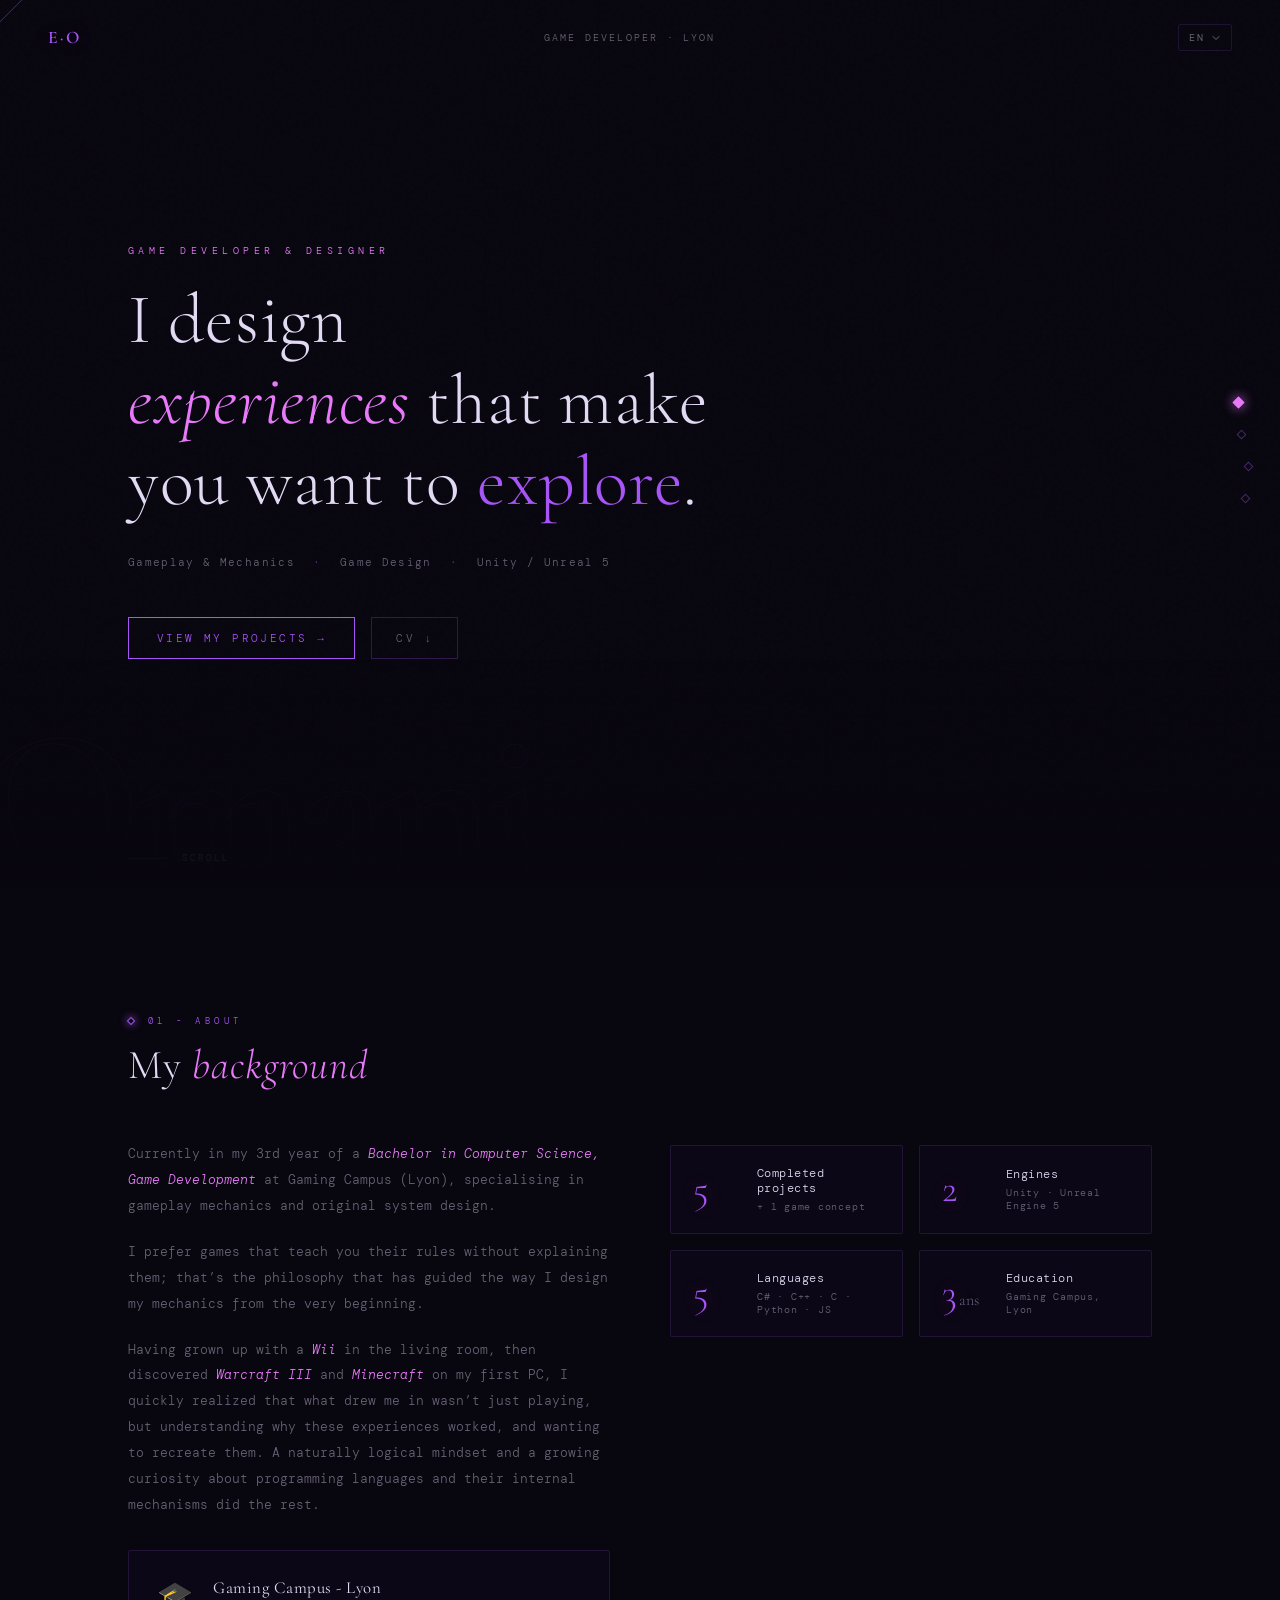
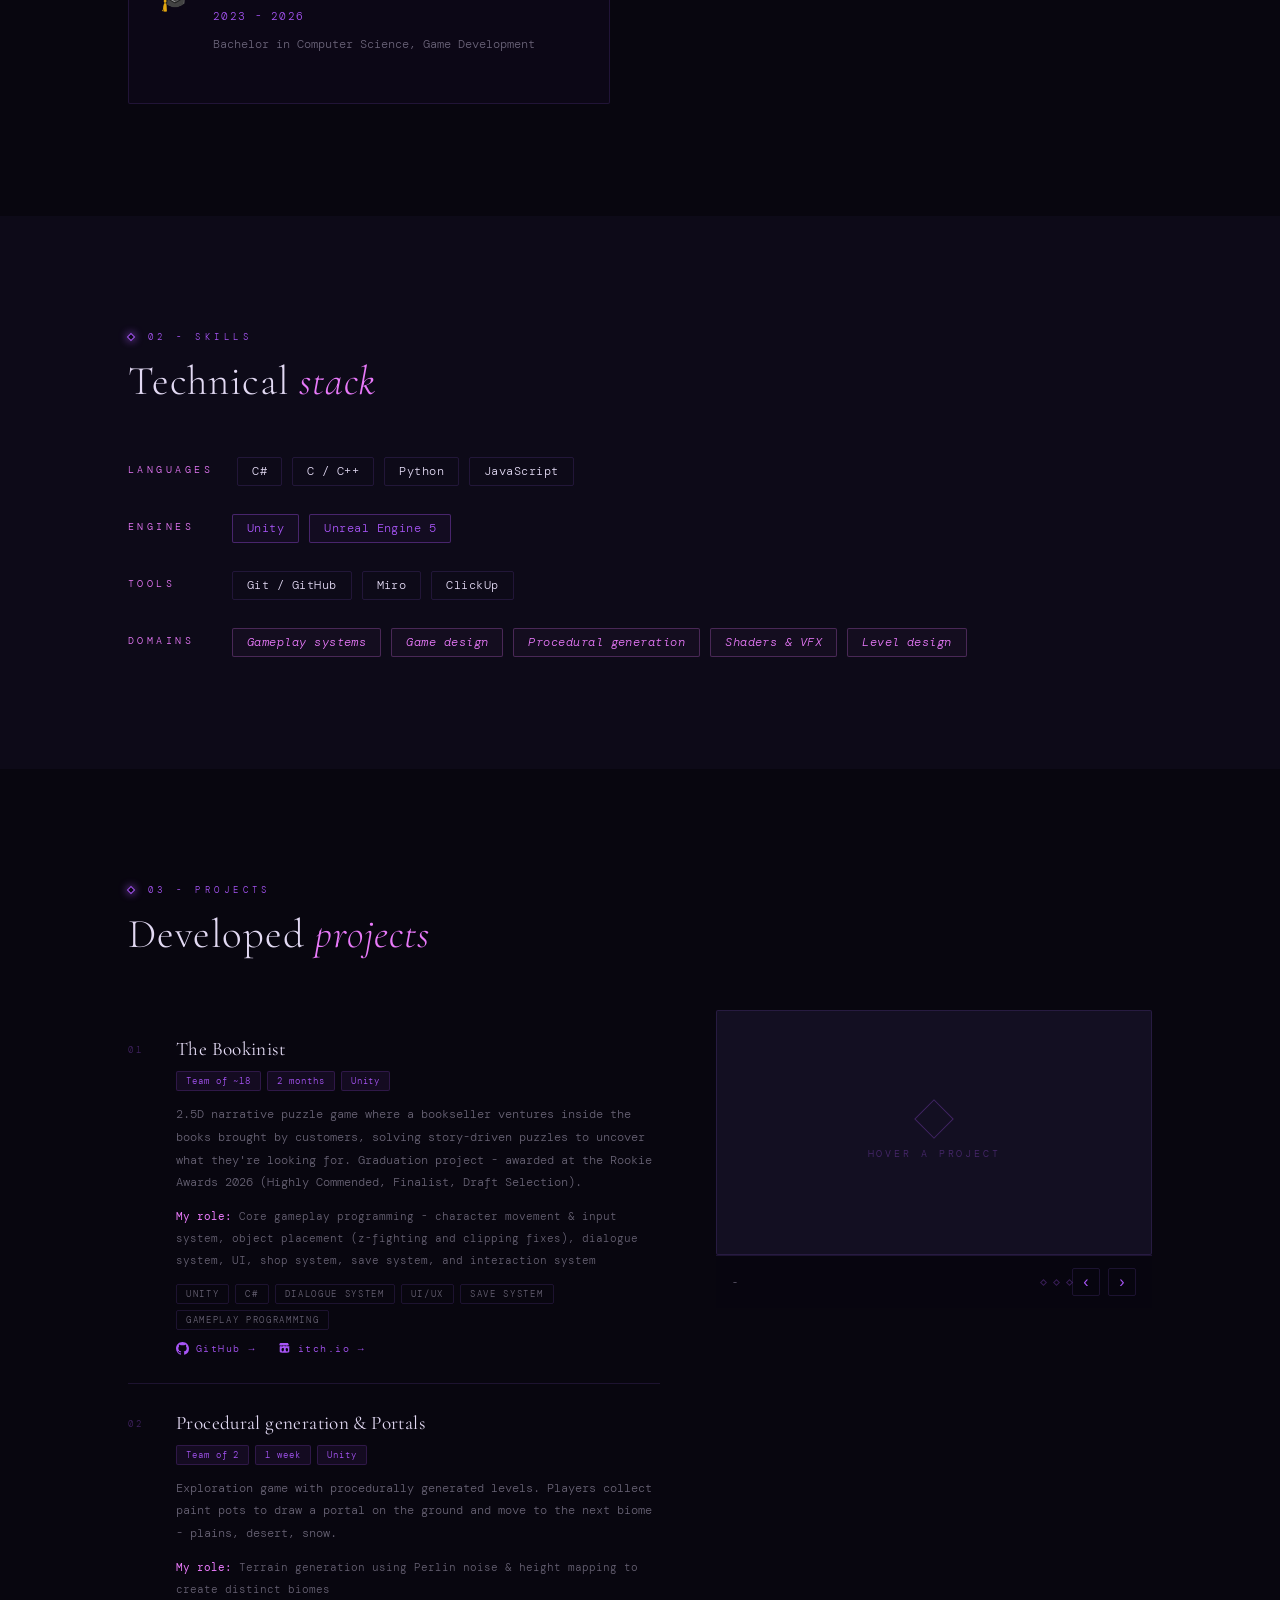
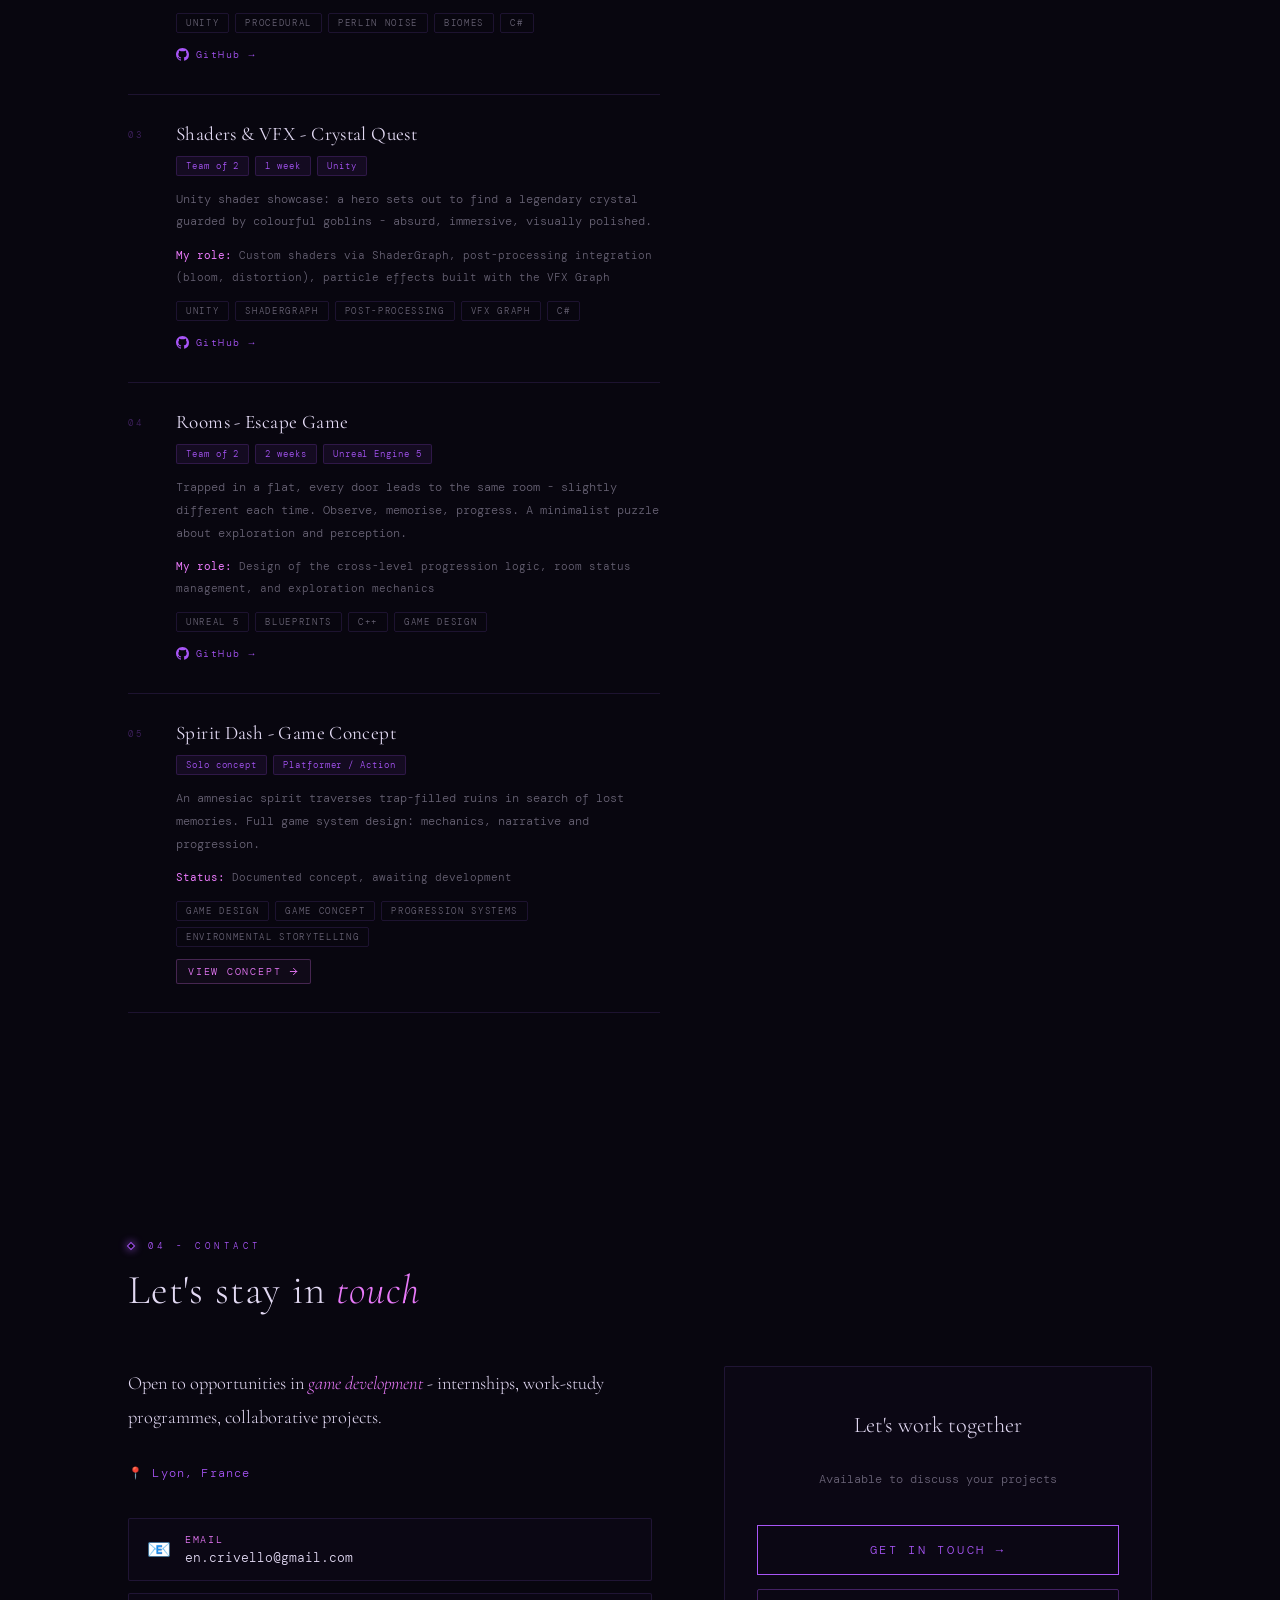
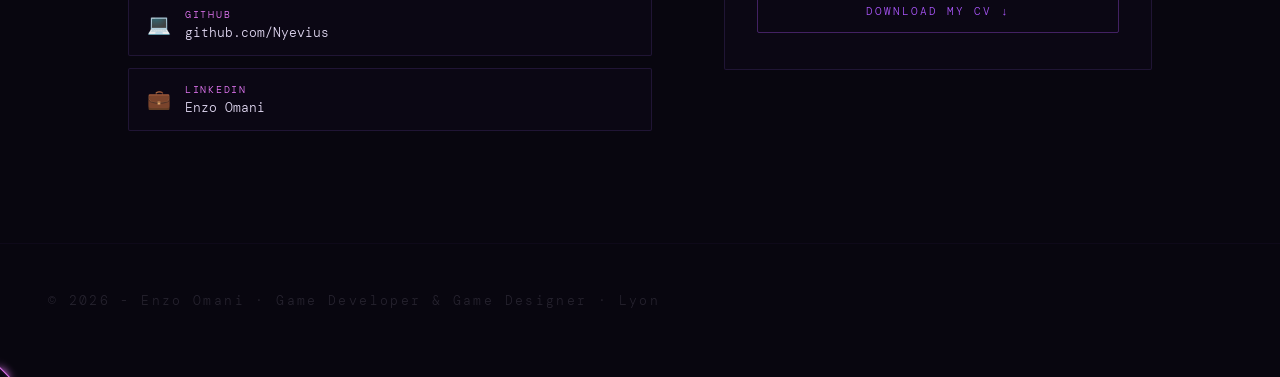
<file: index.html>
<!DOCTYPE html>
<html>
<head>
    <meta charset="UTF-8">
    <title>Enzo Omani - Portfolio</title>
    <style>
        body { background: #08060f; display: flex; align-items: center; justify-content: center; height: 100vh; margin: 0; }
        p { font-family: monospace; color: #a855f7; font-size: 0.8rem; letter-spacing: 0.2em; }
    </style>
</head>
<body>
    <p>Redirecting…</p>
    <script>
        const lang = navigator.language || navigator.userLanguage || 'en';
        if (lang.startsWith('fr')) {
            window.location.replace('./fr/');
        } else {
            window.location.replace('./en/');
        }
    </script>
</body>
</html>
</file>
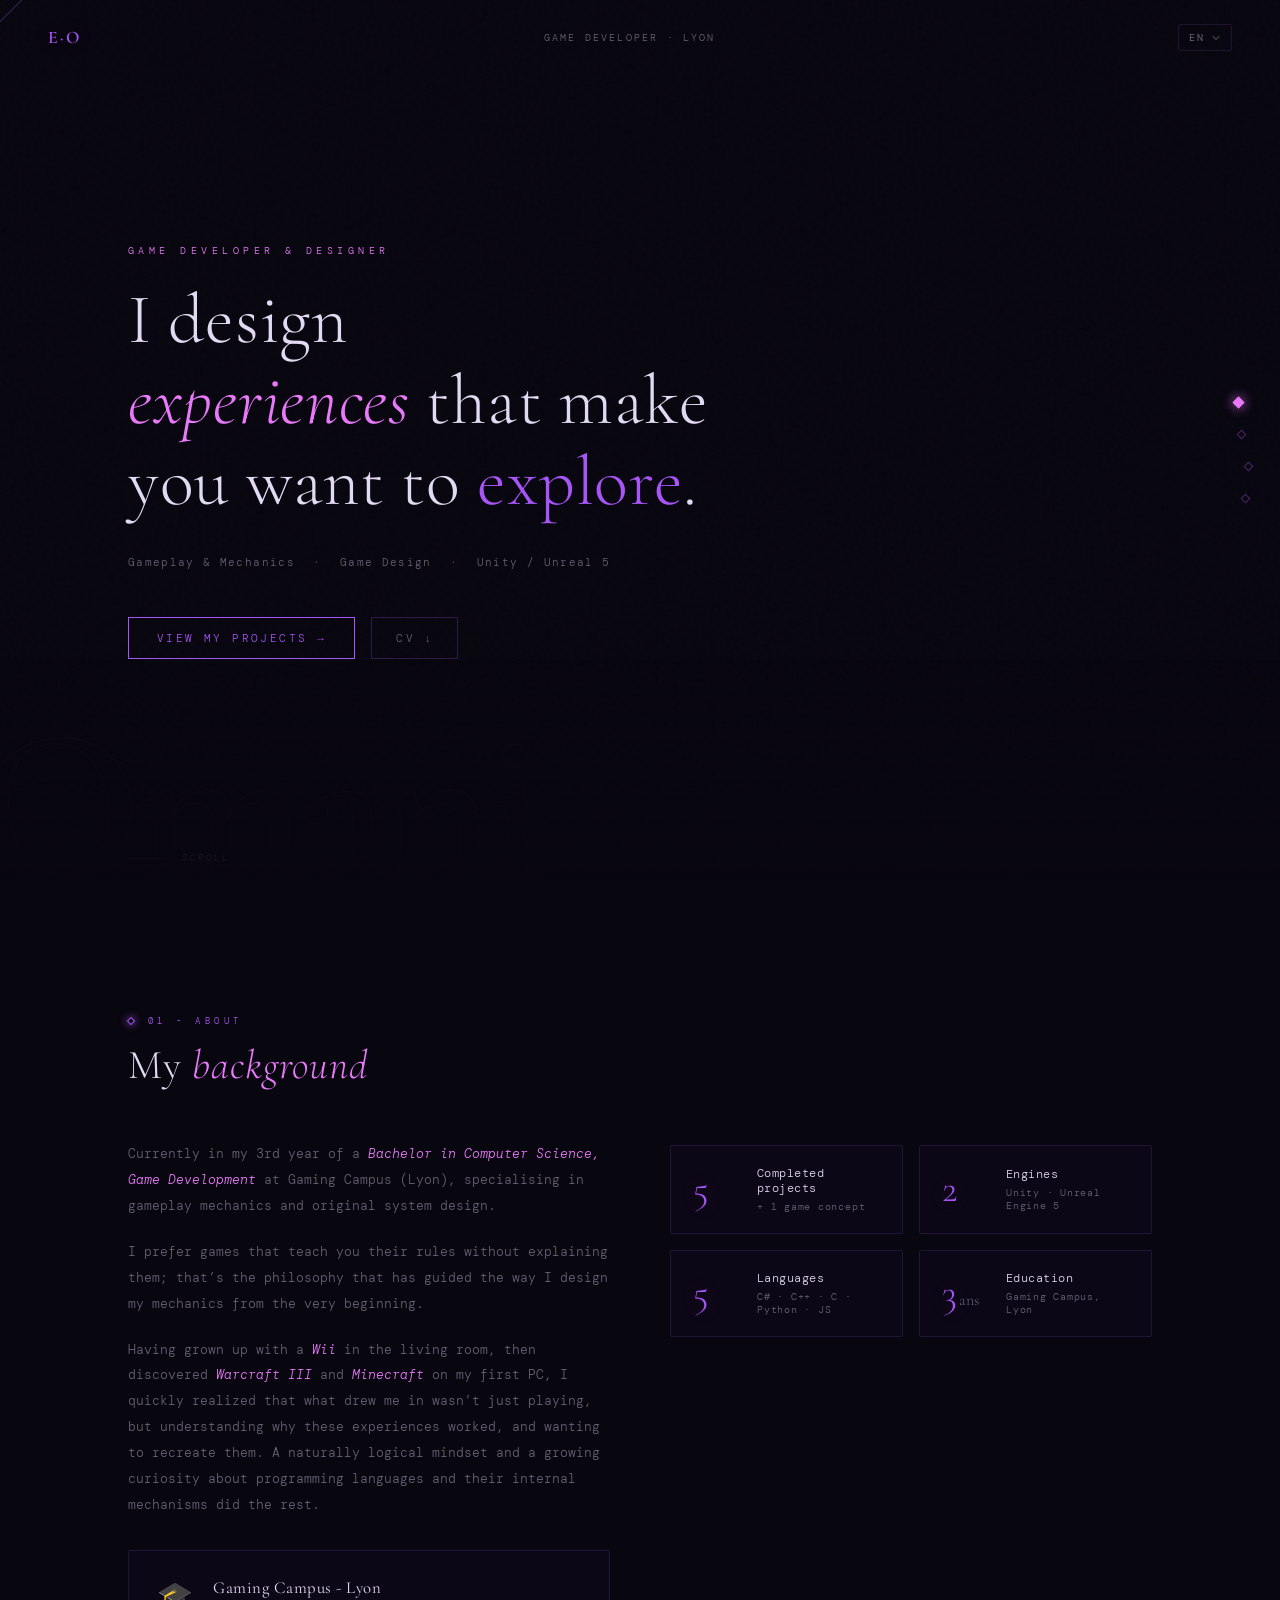
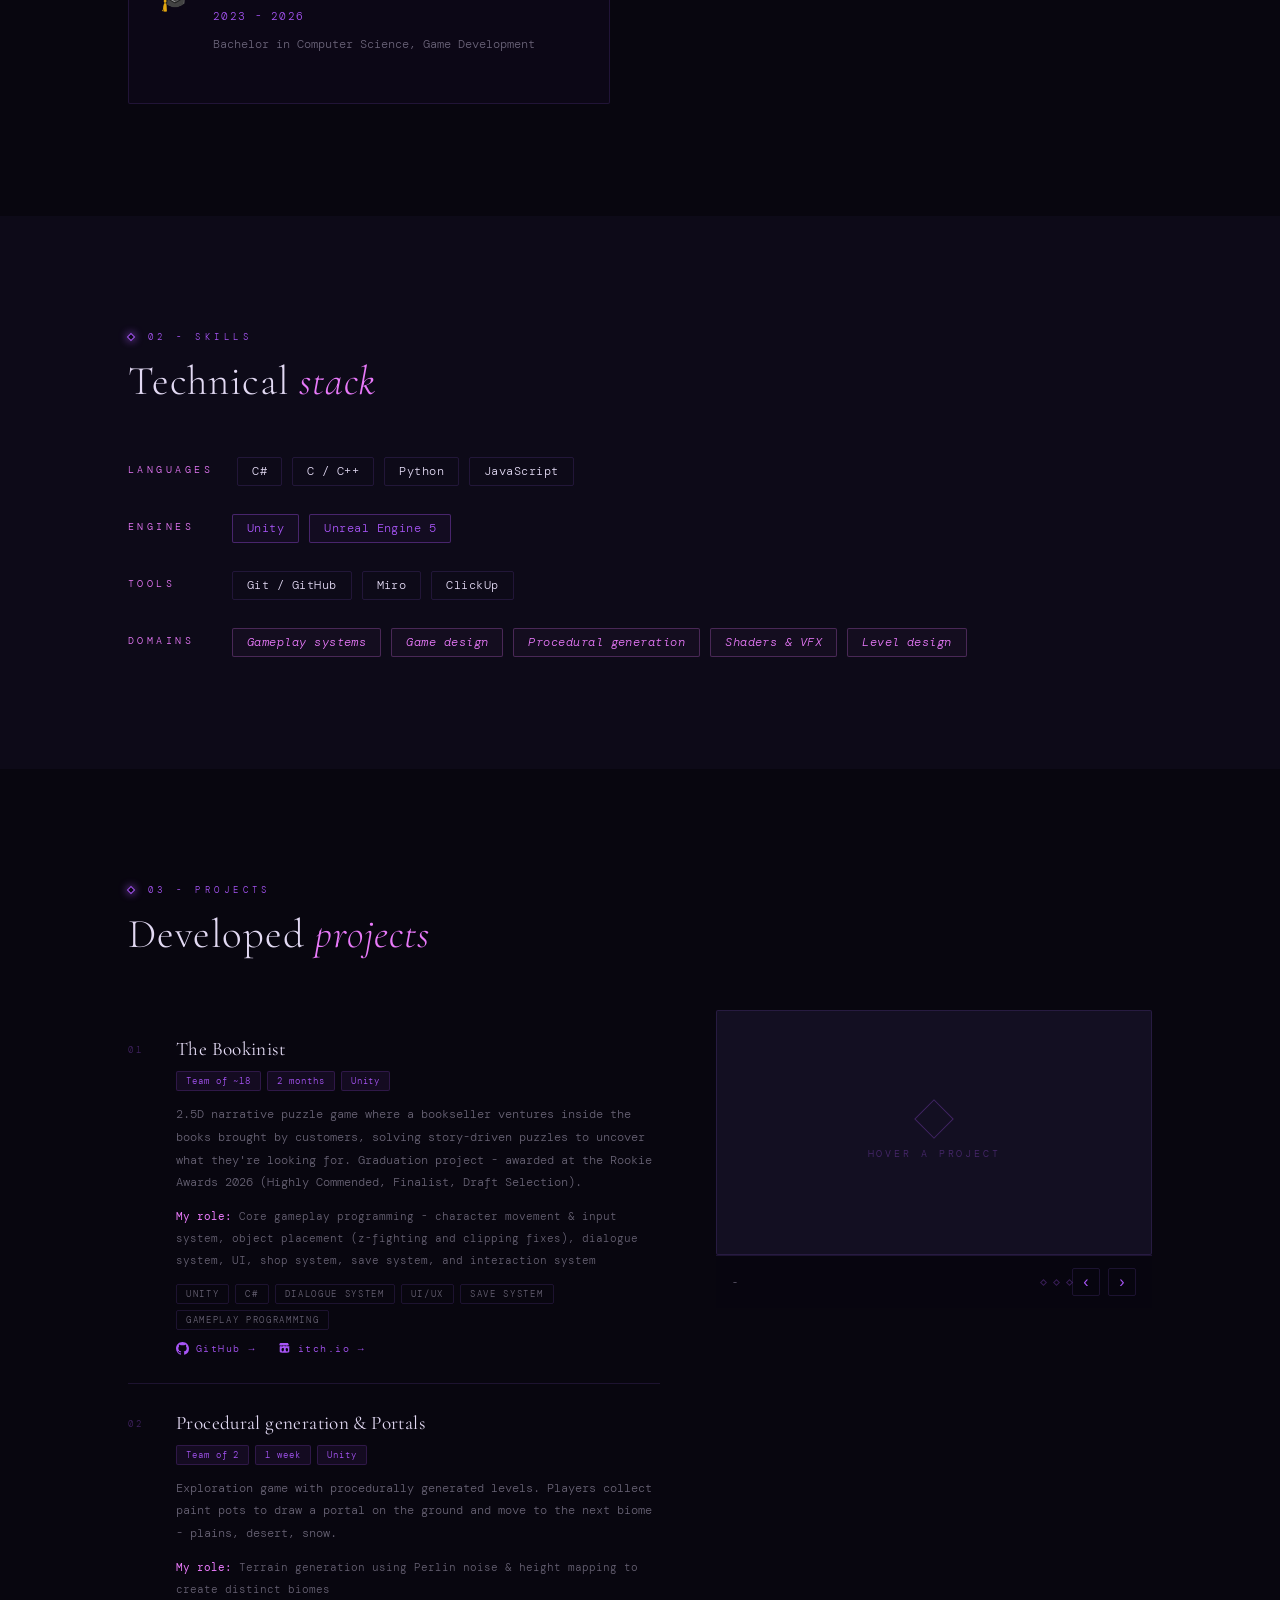
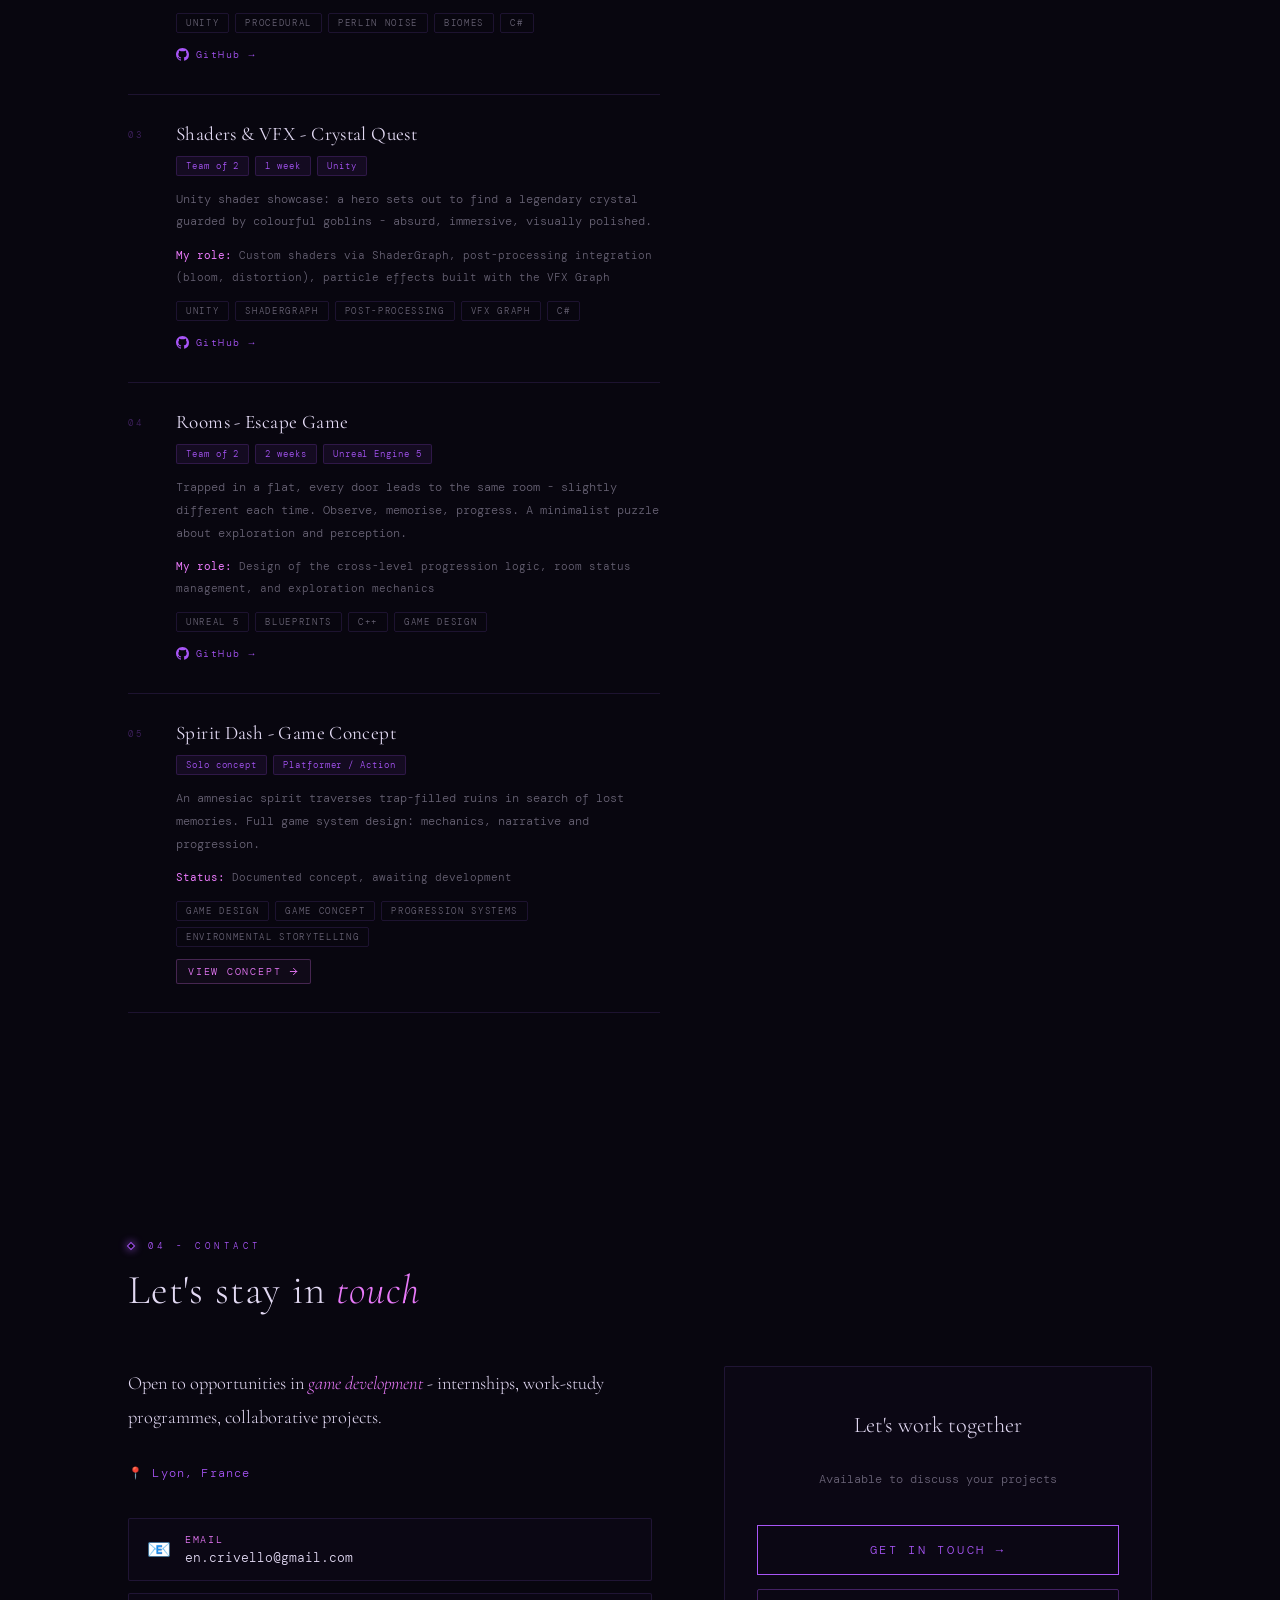
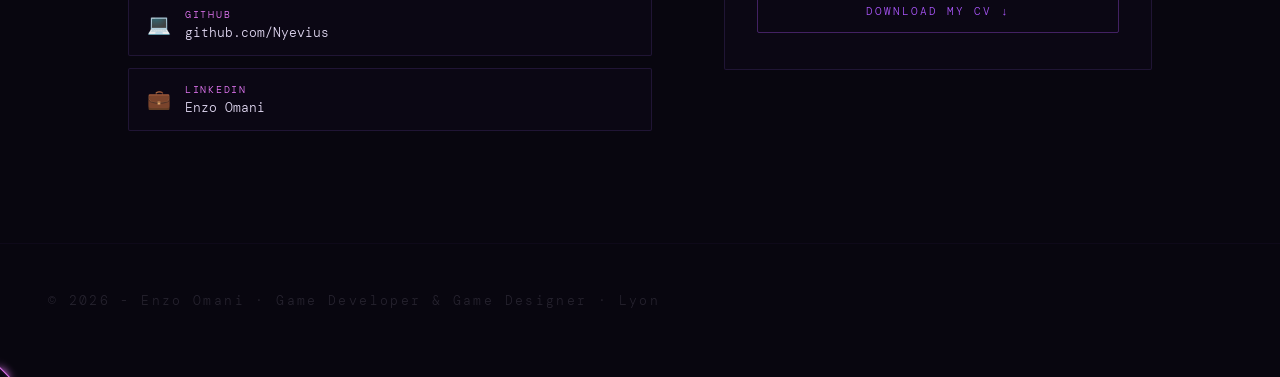
<file: en/index.html>
﻿<!DOCTYPE html>
<html lang="en">
<head>
    <meta charset="UTF-8">
    <meta name="viewport" content="width=device-width, initial-scale=1.0">
    <title>Enzo Omani - Game Developer & Game Designer</title>
    <link rel="preconnect" href="https://fonts.googleapis.com">
    <link rel="preconnect" href="https://fonts.gstatic.com" crossorigin>
    <link href="https://fonts.googleapis.com/css2?family=Cormorant+Garamond:ital,wght@0,300;0,400;0,600;1,300;1,400&family=DM+Mono:ital,wght@0,300;0,400;1,300&display=swap" rel="stylesheet">
    <link rel="stylesheet" href="style.css">
</head>
<body>
    <canvas id="hex-canvas"></canvas>

    <nav class="nav">
        <div class="nav-logo">E·O</div>
        <div class="nav-right">Game Developer · Lyon</div>

        <div class="lang-switcher">
            <button class="lang-btn" id="lang-btn" aria-label="Switch language">
                <span class="lang-current">EN</span>
                <svg width="10" height="10" viewBox="0 0 10 10" fill="currentColor"><path d="M2 3.5L5 6.5L8 3.5" stroke="currentColor" stroke-width="1.2" fill="none" stroke-linecap="round"/></svg>
            </button>
            <div class="lang-dropdown" id="lang-dropdown">
                <a href="../en/" class="lang-option lang-option--active">EN - English</a>
                <a href="../fr/" class="lang-option">FR - Français</a>
            </div>
        </div>
    </nav>

    <header class="hero">
        <div class="hero-watermark">Omani</div>
        <div class="hero-content">
            <p class="hero-eyebrow">Game Developer &amp; Designer</p>
            <h1>
                I design<br>
                <span class="highlight">experiences</span> that make<br>
                you want to <span class="highlight-teal">explore</span>.
            </h1>
            <p class="hero-subtitle">
                Gameplay &amp; Mechanics <span>·</span> Game Design <span>·</span> Unity / Unreal 5
            </p>
            <div class="hero-cta">
                <a href="#projects" class="btn-primary">View my projects <span class="btn-arrow">→</span></a>
                <a href="CV_Enzo_Omani_EN.pdf" download class="btn-ghost">CV ↓</a>
            </div>
        </div>
        <div class="scroll-hint"><div class="scroll-line"></div>Scroll</div>
    </header>

    <!-- À propos -->
    <section id="about" class="section">
        <p class="section-label">01 - About</p>
        <h2>My <span class="accent">background</span></h2>
        <div class="about-grid">
            <div class="about-text">
                <p>Currently in my 3rd year of a <span class="highlight">Bachelor in Computer Science, Game Development</span> at Gaming Campus (Lyon), specialising in gameplay mechanics and original system design.</p>
                <p>I prefer games that teach you their rules without explaining them; that’s the philosophy that has guided the way I design my mechanics from the very beginning.</p>
                <p>Having grown up with a <span class="highlight">Wii</span> in the living room, then discovered <span class="highlight">Warcraft III</span> and <span class="highlight">Minecraft</span> on my first PC, I quickly realized that what drew me in wasn’t just playing, but understanding why these experiences worked, and wanting to recreate them. A naturally logical mindset and a growing curiosity about programming languages and their internal mechanisms did the rest.</p>
                <div class="formation-card">
                    <div class="formation-icon">🎓</div>
                    <div class="formation-content">
                        <h3>Gaming Campus - Lyon</h3>
                        <p class="formation-years">2023 - 2026</p>
                        <p class="formation-degree">Bachelor in Computer Science, Game Development</p>
                    </div>
                </div>
            </div>
            <div class="about-highlights">
                <div class="highlight-card">
                    <span class="highlight-num">5</span>
                    <div class="highlight-info">
                        <span class="highlight-label">Completed projects</span>
                        <span class="highlight-sub">+ 1 game concept</span>
                    </div>
                </div>
                <div class="highlight-card">
                    <span class="highlight-num">2</span>
                    <div class="highlight-info">
                        <span class="highlight-label">Engines</span>
                        <span class="highlight-sub">Unity · Unreal Engine 5</span>
                    </div>
                </div>
                <div class="highlight-card">
                    <span class="highlight-num">5</span>
                    <div class="highlight-info">
                        <span class="highlight-label">Languages</span>
                        <span class="highlight-sub">C# · C++ · C · Python · JS</span>
                    </div>
                </div>
                <div class="highlight-card">
                    <span class="highlight-num">3<span class="highlight-num-unit">ans</span></span>
                    <div class="highlight-info">
                        <span class="highlight-label">Education</span>
                        <span class="highlight-sub">Gaming Campus, Lyon</span>
                    </div>
                </div>
            </div>
        </div>
    </section>

    <!-- Compétences -->
    <section id="skills" class="section dark-section">
        <p class="section-label">02 - Skills</p>
        <h2>Technical <span class="accent">stack</span></h2>
        <div class="skills-flat">
            <div class="skills-flat-group">
                <span class="skills-flat-label">Languages</span>
                <div class="skills-flat-tags">
                    <span class="skill-pill">C#</span>
                    <span class="skill-pill">C / C++</span>
                    <span class="skill-pill">Python</span>
                    <span class="skill-pill">JavaScript</span>
                </div>
            </div>
            <div class="skills-flat-group">
                <span class="skills-flat-label">Engines</span>
                <div class="skills-flat-tags">
                    <span class="skill-pill accent">Unity</span>
                    <span class="skill-pill accent">Unreal Engine 5</span>
                </div>
            </div>
            <div class="skills-flat-group">
                <span class="skills-flat-label">Tools</span>
                <div class="skills-flat-tags">
                    <span class="skill-pill">Git / GitHub</span>
                    <span class="skill-pill">Miro</span>
                    <span class="skill-pill">ClickUp</span>
                </div>
            </div>
            <div class="skills-flat-group">
                <span class="skills-flat-label">Domains</span>
                <div class="skills-flat-tags">
                    <span class="skill-pill highlight">Gameplay systems</span>
                    <span class="skill-pill highlight">Game design</span>
                    <span class="skill-pill highlight">Procedural generation</span>
                    <span class="skill-pill highlight">Shaders &amp; VFX</span>
                    <span class="skill-pill highlight">Level design</span>
                </div>
            </div>
        </div>
    </section>

    <!-- Projets -->
    <section id="projects" class="section">
        <p class="section-label">03 - Projects</p>
        <h2>Developed <span class="accent">projects</span></h2>
        <div class="projects-layout">

            <!-- Liste gauche -->
            <div class="projects-list-panel">

                <div class="project-row" data-project="0">
                    <span class="row-num">01</span>
                    <div class="row-body">
                        <h3 class="row-title">The Bookinist</h3>
                        <div class="row-meta">
                            <span class="meta-badge">Team of ~18</span>
                            <span class="meta-badge">2 months</span>
                            <span class="meta-badge">Unity</span>
                        </div>
                        <p class="row-desc">2.5D narrative puzzle game where a bookseller ventures inside the books brought by customers, solving story-driven puzzles to uncover what they're looking for. Graduation project - awarded at the Rookie Awards 2026 (Highly Commended, Finalist, Draft Selection).</p>
                        <p class="row-role"><strong>My role:</strong> Core gameplay programming - character movement & input system, object placement (z-fighting and clipping fixes), dialogue system, UI, shop system, save system, and interaction system</p>
                        <div class="row-tags"><span class="tag">Unity</span><span class="tag">C#</span><span class="tag">Dialogue System</span><span class="tag">UI/UX</span><span class="tag">Save System</span><span class="tag">Gameplay Programming</span></div>
                        <div class="row-links">
                            <a href="https://github.com/Kipitlow/The-Bookinist" target="_blank" rel="noopener" class="row-link">
                                <svg width="13" height="13" viewBox="0 0 24 24" fill="currentColor"><path d="M12 0C5.37 0 0 5.37 0 12c0 5.31 3.435 9.795 8.205 11.385.6.105.825-.255.825-.57 0-.285-.015-1.23-.015-2.235-3.015.555-3.795-.735-4.035-1.41-.135-.345-.72-1.41-1.23-1.695-.42-.225-1.02-.78-.015-.795.945-.015 1.62.87 1.845 1.23 1.08 1.815 2.805 1.305 3.495.99.105-.78.42-1.305.765-1.605-2.67-.3-5.46-1.335-5.46-5.925 0-1.305.465-2.385 1.23-3.225-.12-.3-.54-1.53.12-3.18 0 0 1.005-.315 3.3 1.23.96-.27 1.98-.405 3-.405s2.04.135 3 .405c2.295-1.56 3.3-1.23 3.3-1.23.66 1.65.24 2.88.12 3.18.765.84 1.23 1.905 1.23 3.225 0 4.605-2.805 5.625-5.475 5.925.435.375.81 1.095.81 2.22 0 1.605-.015 2.895-.015 3.3 0 .315.225.69.825.57A12.02 12.02 0 0 0 24 12c0-6.63-5.37-12-12-12z"/></svg>
                                GitHub →
                            </a>
                            <a href="https://nyevius.itch.io/the-bookinist" target="_blank" rel="noopener" class="row-link">
                                <svg width="13" height="13" viewBox="0 0 24 24" fill="currentColor"><path d="M4.32 2.446C3.665 2.797 2.5 4.15 2.5 4.523v.673c0 .823.732 1.634 1.5 1.634s1.5-.617 1.5-1.372c0 .755.635 1.372 1.417 1.372s1.417-.617 1.417-1.372c0 .755.635 1.372 1.417 1.372.783 0 1.417-.617 1.417-1.372 0 .755.634 1.372 1.417 1.372.782 0 1.417-.617 1.417-1.372 0 .755.634 1.372 1.416 1.372.783 0 1.417-.617 1.417-1.372 0 .755.635 1.372 1.5 1.372s1.5-.81 1.5-1.634v-.673c0-.372-1.165-1.726-1.82-2.077C20.267 2.086 17.5 2 12 2s-8.267.086-9.68.446zM12 8.098c-.9 0-1.688-.31-2.235-.79a3.11 3.11 0 0 1-2.234.79c-.9 0-1.688-.31-2.235-.79-.53.463-1.29.766-2.13.79v9.99c0 1.24 3.107 1.912 8.834 1.912 5.727 0 8.834-.672 8.834-1.911V7.28l-.006-.005c-.55.474-1.334.782-2.229.782a3.11 3.11 0 0 1-2.234-.79 3.11 3.11 0 0 1-2.235.79 3.11 3.11 0 0 1-2.234-.79 3.11 3.11 0 0 1-2.096.83zm-4.469 2.987c.867 0 1.586 0 2.484.157.578.101.813.55.869 1.114.13 1.316-.045 3.163-.752 4.29-.36.573-.869.86-1.512.86-1.416 0-2.126-1.677-2.126-2.99 0-.673.078-1.502.377-2.113.264-.542.696-1.15 1.36-1.318a2.02 2.02 0 0 1 .3-.152zm8.938 0c.104.033.204.09.3.152.664.169 1.096.776 1.36 1.318.3.611.377 1.44.377 2.113 0 1.313-.71 2.99-2.126 2.99-.643 0-1.152-.287-1.512-.86-.707-1.127-.882-2.974-.752-4.29.056-.564.291-1.013.869-1.114.898-.157 1.617-.157 2.484-.157z"/></svg>
                                itch.io →
                            </a>
                        </div>
                    </div>
                </div>

                <div class="project-row" data-project="1">
                    <span class="row-num">02</span>
                    <div class="row-body">
                        <h3 class="row-title">Procedural generation &amp; Portals</h3>
                        <div class="row-meta">
                            <span class="meta-badge">Team of 2</span>
                            <span class="meta-badge">1 week</span>
                            <span class="meta-badge">Unity</span>
                        </div>
                        <p class="row-desc">Exploration game with procedurally generated levels. Players collect paint pots to draw a portal on the ground and move to the next biome - plains, desert, snow.</p>
                        <p class="row-role"><strong>My role:</strong> Terrain generation using Perlin noise & height mapping to create distinct biomes</p>
                        <div class="row-tags"><span class="tag">Unity</span><span class="tag">Procedural</span><span class="tag">Perlin Noise</span><span class="tag">Biomes</span><span class="tag">C#</span></div>
                        <a href="https://github.com/Nyevius/Portal-Procedural" target="_blank" rel="noopener" class="row-link">
                            <svg width="13" height="13" viewBox="0 0 24 24" fill="currentColor"><path d="M12 0C5.37 0 0 5.37 0 12c0 5.31 3.435 9.795 8.205 11.385.6.105.825-.255.825-.57 0-.285-.015-1.23-.015-2.235-3.015.555-3.795-.735-4.035-1.41-.135-.345-.72-1.41-1.23-1.695-.42-.225-1.02-.78-.015-.795.945-.015 1.62.87 1.845 1.23 1.08 1.815 2.805 1.305 3.495.99.105-.78.42-1.305.765-1.605-2.67-.3-5.46-1.335-5.46-5.925 0-1.305.465-2.385 1.23-3.225-.12-.3-.54-1.53.12-3.18 0 0 1.005-.315 3.3 1.23.96-.27 1.98-.405 3-.405s2.04.135 3 .405c2.295-1.56 3.3-1.23 3.3-1.23.66 1.65.24 2.88.12 3.18.765.84 1.23 1.905 1.23 3.225 0 4.605-2.805 5.625-5.475 5.925.435.375.81 1.095.81 2.22 0 1.605-.015 2.895-.015 3.3 0 .315.225.69.825.57A12.02 12.02 0 0 0 24 12c0-6.63-5.37-12-12-12z"/></svg>
                            GitHub →
                        </a>
                    </div>
                </div>

                <div class="project-row" data-project="2">
                    <span class="row-num">03</span>
                    <div class="row-body">
                        <h3 class="row-title">Shaders &amp; VFX - Crystal Quest</h3>
                        <div class="row-meta">
                            <span class="meta-badge">Team of 2</span>
                            <span class="meta-badge">1 week</span>
                            <span class="meta-badge">Unity</span>
                        </div>
                        <p class="row-desc">Unity shader showcase: a hero sets out to find a legendary crystal guarded by colourful goblins - absurd, immersive, visually polished.</p>
                        <p class="row-role"><strong>My role:</strong> Custom shaders via ShaderGraph, post-processing integration (bloom, distortion), particle effects built with the VFX Graph</p>
                        <div class="row-tags"><span class="tag">Unity</span><span class="tag">ShaderGraph</span><span class="tag">Post-Processing</span><span class="tag">VFX Graph</span><span class="tag">C#</span></div>
                        <a href="https://github.com/Nyevius/Shaders-VFX" target="_blank" rel="noopener" class="row-link">
                            <svg width="13" height="13" viewBox="0 0 24 24" fill="currentColor"><path d="M12 0C5.37 0 0 5.37 0 12c0 5.31 3.435 9.795 8.205 11.385.6.105.825-.255.825-.57 0-.285-.015-1.23-.015-2.235-3.015.555-3.795-.735-4.035-1.41-.135-.345-.72-1.41-1.23-1.695-.42-.225-1.02-.78-.015-.795.945-.015 1.62.87 1.845 1.23 1.08 1.815 2.805 1.305 3.495.99.105-.78.42-1.305.765-1.605-2.67-.3-5.46-1.335-5.46-5.925 0-1.305.465-2.385 1.23-3.225-.12-.3-.54-1.53.12-3.18 0 0 1.005-.315 3.3 1.23.96-.27 1.98-.405 3-.405s2.04.135 3 .405c2.295-1.56 3.3-1.23 3.3-1.23.66 1.65.24 2.88.12 3.18.765.84 1.23 1.905 1.23 3.225 0 4.605-2.805 5.625-5.475 5.925.435.375.81 1.095.81 2.22 0 1.605-.015 2.895-.015 3.3 0 .315.225.69.825.57A12.02 12.02 0 0 0 24 12c0-6.63-5.37-12-12-12z"/></svg>
                            GitHub →
                        </a>
                    </div>
                </div>

                <div class="project-row" data-project="3">
                    <span class="row-num">04</span>
                    <div class="row-body">
                        <h3 class="row-title">Rooms - Escape Game</h3>
                        <div class="row-meta">
                            <span class="meta-badge">Team of 2</span>
                            <span class="meta-badge">2 weeks</span>
                            <span class="meta-badge">Unreal Engine 5</span>
                        </div>
                        <p class="row-desc">Trapped in a flat, every door leads to the same room - slightly different each time. Observe, memorise, progress. A minimalist puzzle about exploration and perception.</p>
                        <p class="row-role"><strong>My role:</strong> Design of the cross-level progression logic, room status management, and exploration mechanics</p>
                        <div class="row-tags"><span class="tag">Unreal 5</span><span class="tag">Blueprints</span><span class="tag">C++</span><span class="tag">Game Design</span></div>
                        <a href="https://github.com/Nyevius/Rooms-Puzzle-Game-" target="_blank" rel="noopener" class="row-link">
                            <svg width="13" height="13" viewBox="0 0 24 24" fill="currentColor"><path d="M12 0C5.37 0 0 5.37 0 12c0 5.31 3.435 9.795 8.205 11.385.6.105.825-.255.825-.57 0-.285-.015-1.23-.015-2.235-3.015.555-3.795-.735-4.035-1.41-.135-.345-.72-1.41-1.23-1.695-.42-.225-1.02-.78-.015-.795.945-.015 1.62.87 1.845 1.23 1.08 1.815 2.805 1.305 3.495.99.105-.78.42-1.305.765-1.605-2.67-.3-5.46-1.335-5.46-5.925 0-1.305.465-2.385 1.23-3.225-.12-.3-.54-1.53.12-3.18 0 0 1.005-.315 3.3 1.23.96-.27 1.98-.405 3-.405s2.04.135 3 .405c2.295-1.56 3.3-1.23 3.3-1.23.66 1.65.24 2.88.12 3.18.765.84 1.23 1.905 1.23 3.225 0 4.605-2.805 5.625-5.475 5.925.435.375.81 1.095.81 2.22 0 1.605-.015 2.895-.015 3.3 0 .315.225.69.825.57A12.02 12.02 0 0 0 24 12c0-6.63-5.37-12-12-12z"/></svg>
                            GitHub →
                        </a>
                    </div>
                </div>

                <div class="project-row" data-project="4">
                    <span class="row-num">05</span>
                    <div class="row-body">
                        <h3 class="row-title">Spirit Dash - Game Concept</h3>
                        <div class="row-meta">
                            <span class="meta-badge">Solo concept</span>
                            <span class="meta-badge">Platformer / Action</span>
                        </div>
                        <p class="row-desc">An amnesiac spirit traverses trap-filled ruins in search of lost memories. Full game system design: mechanics, narrative and progression.</p>
                        <p class="row-role"><strong>Status:</strong> Documented concept, awaiting development</p>
                        <div class="row-tags"><span class="tag">Game Design</span><span class="tag">Game Concept</span><span class="tag">Progression systems</span><span class="tag">Environmental storytelling</span></div>
                        <a href="spirit-dash.html" class="row-concept-btn">
                            View concept
                            <svg xmlns="http://www.w3.org/2000/svg" width="11" height="11" viewBox="0 0 24 24" fill="none" stroke="currentColor" stroke-width="2" stroke-linecap="round" stroke-linejoin="round"><line x1="5" y1="12" x2="19" y2="12"/><polyline points="12 5 19 12 12 19"/></svg>
                        </a>
                    </div>
                </div>

            </div>

            <!-- Preview panel droite -->
            <div class="projects-preview-panel">
                <div class="preview-frame" id="preview-frame">
                    <!-- Placeholder -->
                    <div class="preview-placeholder" id="preview-placeholder">
                        <div class="placeholder-diamond"></div>
                        <span class="placeholder-text">Hover a project</span>
                    </div>

                    <!-- Slides projet 0 : The Bookinist -->
                    <div class="preview-slide" data-project="0" data-img="0"><iframe width="1344" height="756" src="https://www.youtube.com/embed/fk-uSdd4cbI" title="THE BOOKINIST TRAILER" frameborder="0" allow="accelerometer; autoplay; clipboard-write; encrypted-media; gyroscope; picture-in-picture; web-share" referrerpolicy="strict-origin-when-cross-origin" allowfullscreen></iframe></div>

                    <!-- Slides projet 1 -->
                    <div class="preview-slide" data-project="1" data-img="0"><img src="../images/GenProcStart.png" alt="Plaines"></div>
                    <div class="preview-slide" data-project="1" data-img="1"><img src="../images/GenProcDesert.png" alt="Désert"></div>
                    <div class="preview-slide" data-project="1" data-img="2"><img src="../images/GenProcPortal.png" alt="Portail"></div>

                    <!-- Slides projet 2 -->
                    <div class="preview-slide" data-project="2" data-img="0"><img src="../images/ShaderVFX (1).png" alt="Crystal Quest"></div>
                    <div class="preview-slide" data-project="2" data-img="1"><img src="../images/ShaderVFX (2).png" alt="VFX"></div>

                    <!-- Slides projet 3 -->
                    <div class="preview-slide" data-project="3" data-img="0"><img src="../images/RoomScreen (1).png" alt="Rooms 1"></div>
                    <div class="preview-slide" data-project="3" data-img="1"><img src="../images/RoomScreen (2).png" alt="Rooms 2"></div>
                    <div class="preview-slide" data-project="3" data-img="2"><img src="../images/RoomScreen (3).png" alt="Rooms 3"></div>

                    <!-- Concept Spirit Dash -->
                    <div class="preview-slide" data-project="4" data-img="0">
                        <img src="../images/SpiritDash.png" alt="Spirit Dash">
                    </div>
                </div>

                <!-- Nav barre sous la preview -->
                <div class="preview-nav">
                    <span class="preview-nav-title" id="preview-nav-title">-</span>
                    <div class="preview-dots" id="preview-dots"></div>
                    <div class="preview-arrows">
                        <button class="preview-btn" id="preview-prev">‹</button>
                        <button class="preview-btn" id="preview-next">›</button>
                    </div>
                </div>
            </div>

        </div>
    </section>

    <!-- Contact -->
    <section id="contact" class="section">
        <p class="section-label">04 - Contact</p>
        <h2>Let's stay in <span class="accent">touch</span></h2>
        <div class="contact-layout">
            <div>
                <p class="contact-intro">Open to opportunities in <span class="highlight">game development</span> - internships, work-study programmes, collaborative projects.</p>
                <p class="contact-location">📍 Lyon, France</p>
                <div class="contact-links">
                    <a href="mailto:en.crivello@gmail.com" class="contact-link">
                        <span class="contact-icon">📧</span>
                        <div class="contact-info-block"><span class="contact-label">Email</span><span class="contact-value">en.crivello@gmail.com</span></div>
                    </a>
                    <a href="https://github.com/Nyevius" target="_blank" rel="noopener noreferrer" class="contact-link">
                        <span class="contact-icon">💻</span>
                        <div class="contact-info-block"><span class="contact-label">GitHub</span><span class="contact-value">github.com/Nyevius</span></div>
                    </a>
                    <a href="https://www.linkedin.com/in/enzo-omani/" target="_blank" rel="noopener noreferrer" class="contact-link">
                        <span class="contact-icon">💼</span>
                        <div class="contact-info-block"><span class="contact-label">LinkedIn</span><span class="contact-value">Enzo Omani</span></div>
                    </a>
                </div>
            </div>
            <div class="contact-actions">
                <p class="contact-actions-title">Let's work together</p>
                <p class="contact-actions-sub">Available to discuss your projects</p>
                <a href="mailto:en.crivello@gmail.com" class="btn-primary btn-large">Get in touch <span class="btn-arrow">→</span></a>
                <a href="CV_Enzo_Omani_EN.pdf" download class="btn-secondary">Download my CV ↓</a>
            </div>
        </div>
    </section>

    <footer><p>© 2026 - Enzo Omani · Game Developer &amp; Game Designer · Lyon</p></footer>

    <script src="script.js"></script>
</body>
</html>
</file>
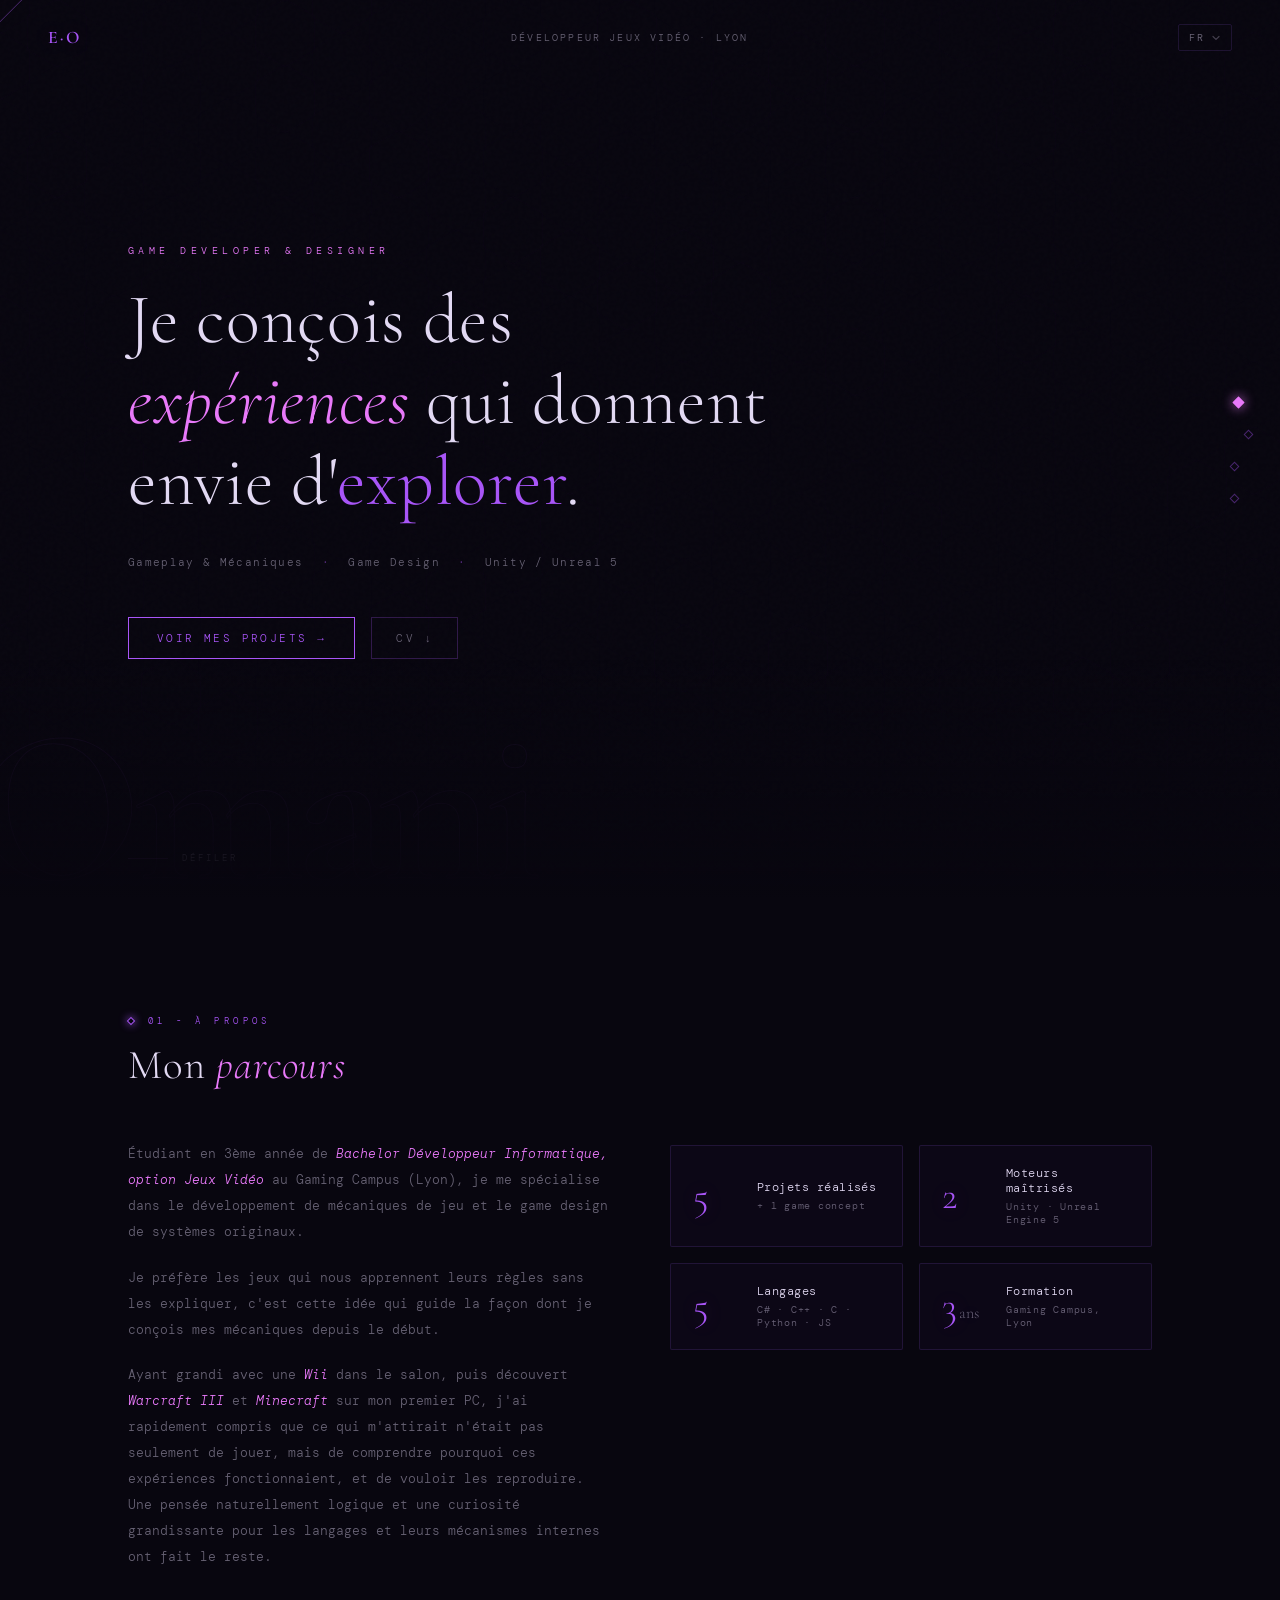
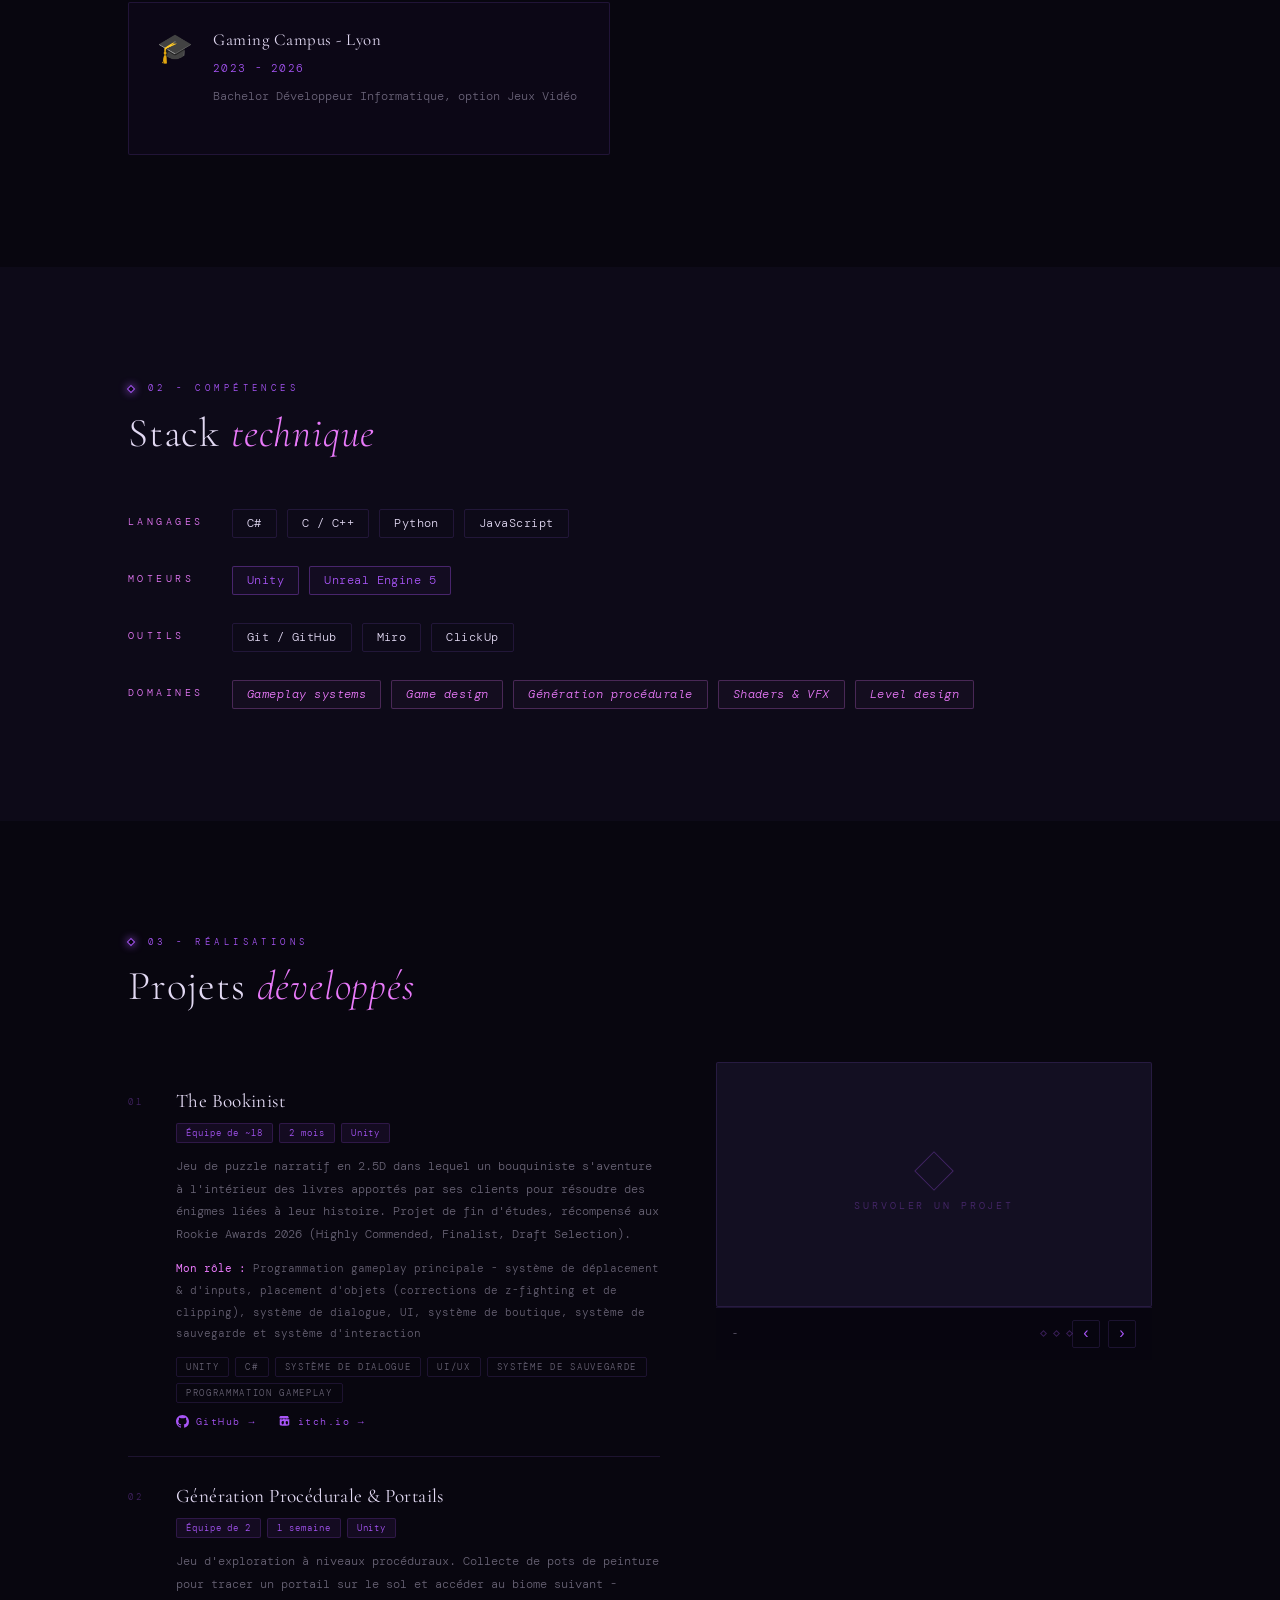
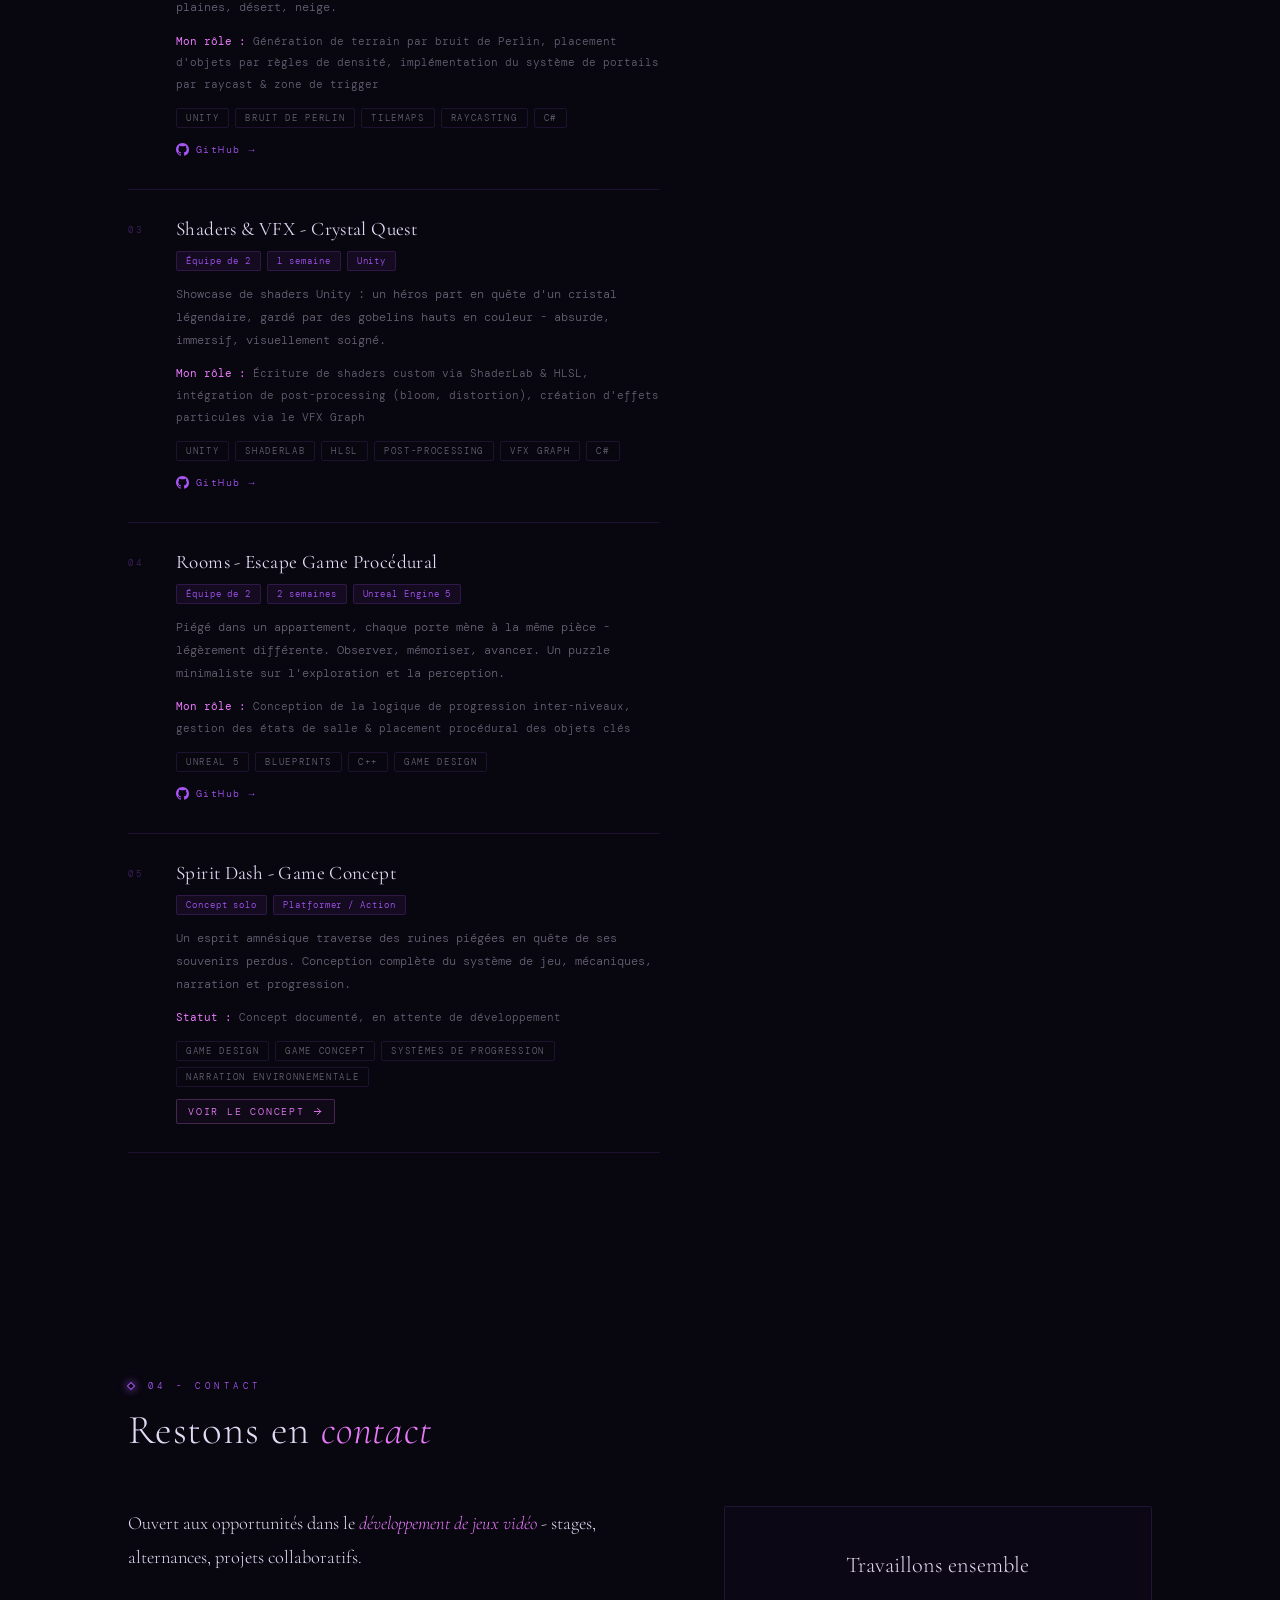
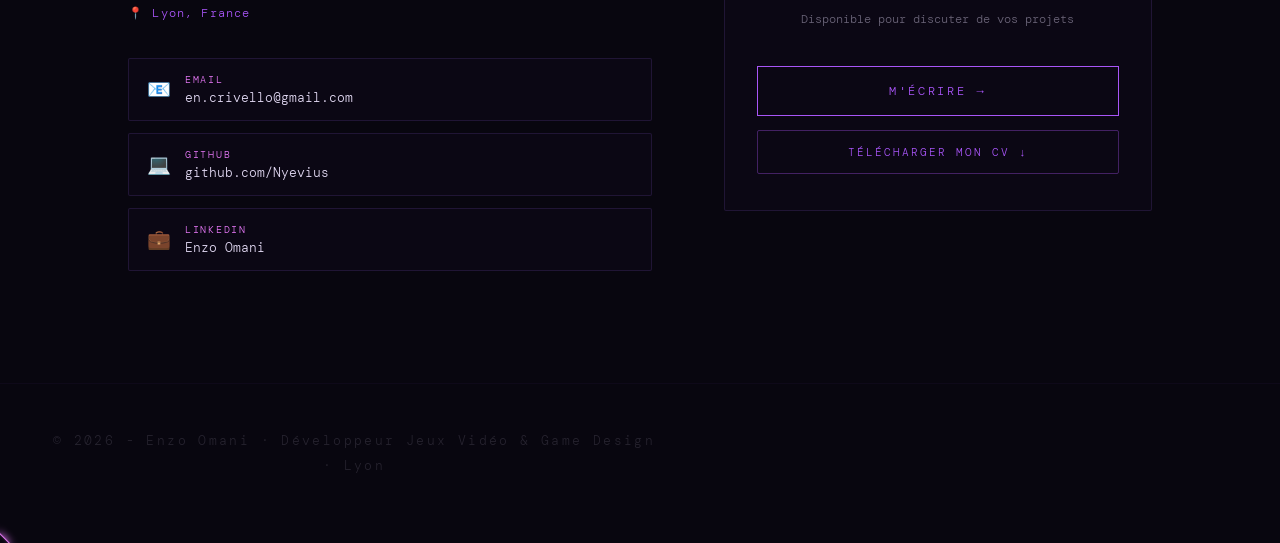
<file: fr/index.html>
﻿<!DOCTYPE html>
<html lang="fr">
<head>
    <meta charset="UTF-8">
    <meta name="viewport" content="width=device-width, initial-scale=1.0">
    <title>Enzo Omani - Développeur Jeux Vidéo & Game Design</title>
    <link rel="preconnect" href="https://fonts.googleapis.com">
    <link rel="preconnect" href="https://fonts.gstatic.com" crossorigin>
    <link href="https://fonts.googleapis.com/css2?family=Cormorant+Garamond:ital,wght@0,300;0,400;0,600;1,300;1,400&family=DM+Mono:ital,wght@0,300;0,400;1,300&display=swap" rel="stylesheet">
    <link rel="stylesheet" href="style.css">
</head>
<body>
    <canvas id="hex-canvas"></canvas>

    <nav class="nav">
        <div class="nav-logo">E·O</div>
        <div class="nav-right">Développeur Jeux Vidéo · Lyon</div>

        <div class="lang-switcher">
            <button class="lang-btn" id="lang-btn" aria-label="Changer de langue">
                <span class="lang-current">FR</span>
                <svg width="10" height="10" viewBox="0 0 10 10" fill="currentColor"><path d="M2 3.5L5 6.5L8 3.5" stroke="currentColor" stroke-width="1.2" fill="none" stroke-linecap="round"/></svg>
            </button>
            <div class="lang-dropdown" id="lang-dropdown">
                <a href="../en/" class="lang-option">EN - English</a>
                <a href="../fr/" class="lang-option lang-option--active">FR - Français</a>
            </div>
        </div>
    </nav>

    <header class="hero">
        <div class="hero-watermark">Omani</div>
        <div class="hero-content">
            <p class="hero-eyebrow">Game Developer &amp; Designer</p>
            <h1>
                Je conçois des<br>
                <span class="highlight">expériences</span> qui donnent<br>
                envie d'<span class="highlight-teal">explorer</span>.
            </h1>
            <p class="hero-subtitle">
                Gameplay &amp; Mécaniques <span>·</span> Game Design <span>·</span> Unity / Unreal 5
            </p>
            <div class="hero-cta">
                <a href="#projects" class="btn-primary">Voir mes projets <span class="btn-arrow">→</span></a>
                <a href="CV_Enzo_OMANI.pdf" download class="btn-ghost">CV ↓</a>
            </div>
        </div>
        <div class="scroll-hint"><div class="scroll-line"></div>Défiler</div>
    </header>

    <!-- À propos -->
    <section id="about" class="section">
        <p class="section-label">01 - À propos</p>
        <h2>Mon <span class="accent">parcours</span></h2>
        <div class="about-grid">
            <div class="about-text">
                <p>Étudiant en 3ème année de <span class="highlight">Bachelor Développeur Informatique, option Jeux Vidéo</span> au Gaming Campus (Lyon), je me spécialise dans le développement de mécaniques de jeu et le game design de systèmes originaux.</p>
                <p>Je préfère les jeux qui nous apprennent leurs règles sans les expliquer, c'est cette idée qui guide la façon dont je conçois mes mécaniques depuis le début.</p>
                <p>Ayant grandi avec une <span class="highlight">Wii</span> dans le salon, puis découvert <span class="highlight">Warcraft III</span> et <span class="highlight">Minecraft</span> sur mon premier PC, j'ai rapidement compris que ce qui m'attirait n'était pas seulement de jouer, mais de comprendre pourquoi ces expériences fonctionnaient, et de vouloir les reproduire. Une pensée naturellement logique et une curiosité grandissante pour les langages et leurs mécanismes internes ont fait le reste.</p>
                <div class="formation-card">
                    <div class="formation-icon">🎓</div>
                    <div class="formation-content">
                        <h3>Gaming Campus - Lyon</h3>
                        <p class="formation-years">2023 - 2026</p>
                        <p class="formation-degree">Bachelor Développeur Informatique, option Jeux Vidéo</p>
                    </div>
                </div>
            </div>
            <div class="about-highlights">
                <div class="highlight-card">
                    <span class="highlight-num">5</span>
                    <div class="highlight-info">
                        <span class="highlight-label">Projets réalisés</span>
                        <span class="highlight-sub">+ 1 game concept</span>
                    </div>
                </div>
                <div class="highlight-card">
                    <span class="highlight-num">2</span>
                    <div class="highlight-info">
                        <span class="highlight-label">Moteurs maîtrisés</span>
                        <span class="highlight-sub">Unity · Unreal Engine 5</span>
                    </div>
                </div>
                <div class="highlight-card">
                    <span class="highlight-num">5</span>
                    <div class="highlight-info">
                        <span class="highlight-label">Langages</span>
                        <span class="highlight-sub">C# · C++ · C · Python · JS</span>
                    </div>
                </div>
                <div class="highlight-card">
                    <span class="highlight-num">3<span class="highlight-num-unit">ans</span></span>
                    <div class="highlight-info">
                        <span class="highlight-label">Formation</span>
                        <span class="highlight-sub">Gaming Campus, Lyon</span>
                    </div>
                </div>
            </div>
        </div>
    </section>

    <!-- Compétences -->
    <section id="skills" class="section dark-section">
        <p class="section-label">02 - Compétences</p>
        <h2>Stack <span class="accent">technique</span></h2>
        <div class="skills-flat">
            <div class="skills-flat-group">
                <span class="skills-flat-label">Langages</span>
                <div class="skills-flat-tags">
                    <span class="skill-pill">C#</span>
                    <span class="skill-pill">C / C++</span>
                    <span class="skill-pill">Python</span>
                    <span class="skill-pill">JavaScript</span>
                </div>
            </div>
            <div class="skills-flat-group">
                <span class="skills-flat-label">Moteurs</span>
                <div class="skills-flat-tags">
                    <span class="skill-pill accent">Unity</span>
                    <span class="skill-pill accent">Unreal Engine 5</span>
                </div>
            </div>
            <div class="skills-flat-group">
                <span class="skills-flat-label">Outils</span>
                <div class="skills-flat-tags">
                    <span class="skill-pill">Git / GitHub</span>
                    <span class="skill-pill">Miro</span>
                    <span class="skill-pill">ClickUp</span>
                </div>
            </div>
            <div class="skills-flat-group">
                <span class="skills-flat-label">Domaines</span>
                <div class="skills-flat-tags">
                    <span class="skill-pill highlight">Gameplay systems</span>
                    <span class="skill-pill highlight">Game design</span>
                    <span class="skill-pill highlight">Génération procédurale</span>
                    <span class="skill-pill highlight">Shaders &amp; VFX</span>
                    <span class="skill-pill highlight">Level design</span>
                </div>
            </div>
        </div>
    </section>

    <!-- Projets -->
    <section id="projects" class="section">
        <p class="section-label">03 - Réalisations</p>
        <h2>Projets <span class="accent">développés</span></h2>
        <div class="projects-layout">

            <!-- Liste gauche -->
            <div class="projects-list-panel">

                <div class="project-row" data-project="0">
                    <span class="row-num">01</span>
                    <div class="row-body">
                        <h3 class="row-title">The Bookinist</h3>
                        <div class="row-meta">
                            <span class="meta-badge">Équipe de ~18</span>
                            <span class="meta-badge">2 mois</span>
                            <span class="meta-badge">Unity</span>
                        </div>
                        <p class="row-desc">Jeu de puzzle narratif en 2.5D dans lequel un bouquiniste s'aventure à l'intérieur des livres apportés par ses clients pour résoudre des énigmes liées à leur histoire. Projet de fin d'études, récompensé aux Rookie Awards 2026 (Highly Commended, Finalist, Draft Selection).</p>
                        <p class="row-role"><strong>Mon rôle :</strong> Programmation gameplay principale - système de déplacement &amp; d'inputs, placement d'objets (corrections de z-fighting et de clipping), système de dialogue, UI, système de boutique, système de sauvegarde et système d'interaction</p>
                        <div class="row-tags"><span class="tag">Unity</span><span class="tag">C#</span><span class="tag">Système de dialogue</span><span class="tag">UI/UX</span><span class="tag">Système de sauvegarde</span><span class="tag">Programmation gameplay</span></div>
                        <div class="row-links">
                            <a href="https://github.com/Kipitlow/The-Bookinist" target="_blank" rel="noopener" class="row-link">
                                <svg width="13" height="13" viewBox="0 0 24 24" fill="currentColor"><path d="M12 0C5.37 0 0 5.37 0 12c0 5.31 3.435 9.795 8.205 11.385.6.105.825-.255.825-.57 0-.285-.015-1.23-.015-2.235-3.015.555-3.795-.735-4.035-1.41-.135-.345-.72-1.41-1.23-1.695-.42-.225-1.02-.78-.015-.795.945-.015 1.62.87 1.845 1.23 1.08 1.815 2.805 1.305 3.495.99.105-.78.42-1.305.765-1.605-2.67-.3-5.46-1.335-5.46-5.925 0-1.305.465-2.385 1.23-3.225-.12-.3-.54-1.53.12-3.18 0 0 1.005-.315 3.3 1.23.96-.27 1.98-.405 3-.405s2.04.135 3 .405c2.295-1.56 3.3-1.23 3.3-1.23.66 1.65.24 2.88.12 3.18.765.84 1.23 1.905 1.23 3.225 0 4.605-2.805 5.625-5.475 5.925.435.375.81 1.095.81 2.22 0 1.605-.015 2.895-.015 3.3 0 .315.225.69.825.57A12.02 12.02 0 0 0 24 12c0-6.63-5.37-12-12-12z"/></svg>
                                GitHub →
                            </a>
                            <a href="https://nyevius.itch.io/the-bookinist" target="_blank" rel="noopener" class="row-link">
                                <svg width="13" height="13" viewBox="0 0 24 24" fill="currentColor"><path d="M4.32 2.446C3.665 2.797 2.5 4.15 2.5 4.523v.673c0 .823.732 1.634 1.5 1.634s1.5-.617 1.5-1.372c0 .755.635 1.372 1.417 1.372s1.417-.617 1.417-1.372c0 .755.635 1.372 1.417 1.372.783 0 1.417-.617 1.417-1.372 0 .755.634 1.372 1.417 1.372.782 0 1.417-.617 1.417-1.372 0 .755.634 1.372 1.416 1.372.783 0 1.417-.617 1.417-1.372 0 .755.635 1.372 1.5 1.372s1.5-.81 1.5-1.634v-.673c0-.372-1.165-1.726-1.82-2.077C20.267 2.086 17.5 2 12 2s-8.267.086-9.68.446zM12 8.098c-.9 0-1.688-.31-2.235-.79a3.11 3.11 0 0 1-2.234.79c-.9 0-1.688-.31-2.235-.79-.53.463-1.29.766-2.13.79v9.99c0 1.24 3.107 1.912 8.834 1.912 5.727 0 8.834-.672 8.834-1.911V7.28l-.006-.005c-.55.474-1.334.782-2.229.782a3.11 3.11 0 0 1-2.234-.79 3.11 3.11 0 0 1-2.235.79 3.11 3.11 0 0 1-2.234-.79 3.11 3.11 0 0 1-2.096.83zm-4.469 2.987c.867 0 1.586 0 2.484.157.578.101.813.55.869 1.114.13 1.316-.045 3.163-.752 4.29-.36.573-.869.86-1.512.86-1.416 0-2.126-1.677-2.126-2.99 0-.673.078-1.502.377-2.113.264-.542.696-1.15 1.36-1.318a2.02 2.02 0 0 1 .3-.152zm8.938 0c.104.033.204.09.3.152.664.169 1.096.776 1.36 1.318.3.611.377 1.44.377 2.113 0 1.313-.71 2.99-2.126 2.99-.643 0-1.152-.287-1.512-.86-.707-1.127-.882-2.974-.752-4.29.056-.564.291-1.013.869-1.114.898-.157 1.617-.157 2.484-.157z"/></svg>
                                itch.io →
                            </a>
                        </div>
                    </div>
                </div>

                <div class="project-row" data-project="1">
                    <span class="row-num">02</span>
                    <div class="row-body">
                        <h3 class="row-title">Génération Procédurale &amp; Portails</h3>
                        <div class="row-meta">
                            <span class="meta-badge">Équipe de 2</span>
                            <span class="meta-badge">1 semaine</span>
                            <span class="meta-badge">Unity</span>
                        </div>
                        <p class="row-desc">Jeu d'exploration à niveaux procéduraux. Collecte de pots de peinture pour tracer un portail sur le sol et accéder au biome suivant - plaines, désert, neige.</p>
                        <p class="row-role"><strong>Mon rôle :</strong> Génération de terrain par bruit de Perlin, placement d'objets par règles de densité, implémentation du système de portails par raycast &amp; zone de trigger</p>
                        <div class="row-tags"><span class="tag">Unity</span><span class="tag">Bruit de Perlin</span><span class="tag">Tilemaps</span><span class="tag">Raycasting</span><span class="tag">C#</span></div>
                        <a href="https://github.com/Nyevius/Portal-Procedural" target="_blank" rel="noopener" class="row-link">
                            <svg width="13" height="13" viewBox="0 0 24 24" fill="currentColor"><path d="M12 0C5.37 0 0 5.37 0 12c0 5.31 3.435 9.795 8.205 11.385.6.105.825-.255.825-.57 0-.285-.015-1.23-.015-2.235-3.015.555-3.795-.735-4.035-1.41-.135-.345-.72-1.41-1.23-1.695-.42-.225-1.02-.78-.015-.795.945-.015 1.62.87 1.845 1.23 1.08 1.815 2.805 1.305 3.495.99.105-.78.42-1.305.765-1.605-2.67-.3-5.46-1.335-5.46-5.925 0-1.305.465-2.385 1.23-3.225-.12-.3-.54-1.53.12-3.18 0 0 1.005-.315 3.3 1.23.96-.27 1.98-.405 3-.405s2.04.135 3 .405c2.295-1.56 3.3-1.23 3.3-1.23.66 1.65.24 2.88.12 3.18.765.84 1.23 1.905 1.23 3.225 0 4.605-2.805 5.625-5.475 5.925.435.375.81 1.095.81 2.22 0 1.605-.015 2.895-.015 3.3 0 .315.225.69.825.57A12.02 12.02 0 0 0 24 12c0-6.63-5.37-12-12-12z"/></svg>
                            GitHub →
                        </a>
                    </div>
                </div>

                <div class="project-row" data-project="2">
                    <span class="row-num">03</span>
                    <div class="row-body">
                        <h3 class="row-title">Shaders &amp; VFX - Crystal Quest</h3>
                        <div class="row-meta">
                            <span class="meta-badge">Équipe de 2</span>
                            <span class="meta-badge">1 semaine</span>
                            <span class="meta-badge">Unity</span>
                        </div>
                        <p class="row-desc">Showcase de shaders Unity : un héros part en quête d'un cristal légendaire, gardé par des gobelins hauts en couleur - absurde, immersif, visuellement soigné.</p>
                        <p class="row-role"><strong>Mon rôle :</strong> Écriture de shaders custom via ShaderLab &amp; HLSL, intégration de post-processing (bloom, distortion), création d'effets particules via le VFX Graph</p>
                        <div class="row-tags"><span class="tag">Unity</span><span class="tag">ShaderLab</span><span class="tag">HLSL</span><span class="tag">Post-Processing</span><span class="tag">VFX Graph</span><span class="tag">C#</span></div>
                        <a href="https://github.com/Nyevius/Shaders-VFX" target="_blank" rel="noopener" class="row-link">
                            <svg width="13" height="13" viewBox="0 0 24 24" fill="currentColor"><path d="M12 0C5.37 0 0 5.37 0 12c0 5.31 3.435 9.795 8.205 11.385.6.105.825-.255.825-.57 0-.285-.015-1.23-.015-2.235-3.015.555-3.795-.735-4.035-1.41-.135-.345-.72-1.41-1.23-1.695-.42-.225-1.02-.78-.015-.795.945-.015 1.62.87 1.845 1.23 1.08 1.815 2.805 1.305 3.495.99.105-.78.42-1.305.765-1.605-2.67-.3-5.46-1.335-5.46-5.925 0-1.305.465-2.385 1.23-3.225-.12-.3-.54-1.53.12-3.18 0 0 1.005-.315 3.3 1.23.96-.27 1.98-.405 3-.405s2.04.135 3 .405c2.295-1.56 3.3-1.23 3.3-1.23.66 1.65.24 2.88.12 3.18.765.84 1.23 1.905 1.23 3.225 0 4.605-2.805 5.625-5.475 5.925.435.375.81 1.095.81 2.22 0 1.605-.015 2.895-.015 3.3 0 .315.225.69.825.57A12.02 12.02 0 0 0 24 12c0-6.63-5.37-12-12-12z"/></svg>
                            GitHub →
                        </a>
                    </div>
                </div>

                <div class="project-row" data-project="3">
                    <span class="row-num">04</span>
                    <div class="row-body">
                        <h3 class="row-title">Rooms - Escape Game Procédural</h3>
                        <div class="row-meta">
                            <span class="meta-badge">Équipe de 2</span>
                            <span class="meta-badge">2 semaines</span>
                            <span class="meta-badge">Unreal Engine 5</span>
                        </div>
                        <p class="row-desc">Piégé dans un appartement, chaque porte mène à la même pièce - légèrement différente. Observer, mémoriser, avancer. Un puzzle minimaliste sur l'exploration et la perception.</p>
                        <p class="row-role"><strong>Mon rôle :</strong> Conception de la logique de progression inter-niveaux, gestion des états de salle &amp; placement procédural des objets clés</p>
                        <div class="row-tags"><span class="tag">Unreal 5</span><span class="tag">Blueprints</span><span class="tag">C++</span><span class="tag">Game Design</span></div>
                        <a href="https://github.com/Nyevius/Rooms-Puzzle-Game-" target="_blank" rel="noopener" class="row-link">
                            <svg width="13" height="13" viewBox="0 0 24 24" fill="currentColor"><path d="M12 0C5.37 0 0 5.37 0 12c0 5.31 3.435 9.795 8.205 11.385.6.105.825-.255.825-.57 0-.285-.015-1.23-.015-2.235-3.015.555-3.795-.735-4.035-1.41-.135-.345-.72-1.41-1.23-1.695-.42-.225-1.02-.78-.015-.795.945-.015 1.62.87 1.845 1.23 1.08 1.815 2.805 1.305 3.495.99.105-.78.42-1.305.765-1.605-2.67-.3-5.46-1.335-5.46-5.925 0-1.305.465-2.385 1.23-3.225-.12-.3-.54-1.53.12-3.18 0 0 1.005-.315 3.3 1.23.96-.27 1.98-.405 3-.405s2.04.135 3 .405c2.295-1.56 3.3-1.23 3.3-1.23.66 1.65.24 2.88.12 3.18.765.84 1.23 1.905 1.23 3.225 0 4.605-2.805 5.625-5.475 5.925.435.375.81 1.095.81 2.22 0 1.605-.015 2.895-.015 3.3 0 .315.225.69.825.57A12.02 12.02 0 0 0 24 12c0-6.63-5.37-12-12-12z"/></svg>
                            GitHub →
                        </a>
                    </div>
                </div>

                <div class="project-row" data-project="4">
                    <span class="row-num">05</span>
                    <div class="row-body">
                        <h3 class="row-title">Spirit Dash - Game Concept</h3>
                        <div class="row-meta">
                            <span class="meta-badge">Concept solo</span>
                            <span class="meta-badge">Platformer / Action</span>
                        </div>
                        <p class="row-desc">Un esprit amnésique traverse des ruines piégées en quête de ses souvenirs perdus. Conception complète du système de jeu, mécaniques, narration et progression.</p>
                        <p class="row-role"><strong>Statut :</strong> Concept documenté, en attente de développement</p>
                        <div class="row-tags"><span class="tag">Game Design</span><span class="tag">Game Concept</span><span class="tag">Systèmes de progression</span><span class="tag">Narration environnementale</span></div>
                        <a href="spirit-dash.html" class="row-concept-btn">
                            Voir le concept
                            <svg xmlns="http://www.w3.org/2000/svg" width="11" height="11" viewBox="0 0 24 24" fill="none" stroke="currentColor" stroke-width="2" stroke-linecap="round" stroke-linejoin="round"><line x1="5" y1="12" x2="19" y2="12"/><polyline points="12 5 19 12 12 19"/></svg>
                        </a>
                    </div>
                </div>

            </div>

            <!-- Preview panel droite -->
            <div class="projects-preview-panel">
                <div class="preview-frame" id="preview-frame">
                    <!-- Placeholder -->
                    <div class="preview-placeholder" id="preview-placeholder">
                        <div class="placeholder-diamond"></div>
                        <span class="placeholder-text">Survoler un projet</span>
                    </div>

                    <!-- Slides projet 0 : The Bookinist -->
                    <div class="preview-slide" data-project="0" data-img="0"><iframe width="1344" height="756" src="https://www.youtube.com/embed/fk-uSdd4cbI" title="THE BOOKINIST TRAILER" frameborder="0" allow="accelerometer; autoplay; clipboard-write; encrypted-media; gyroscope; picture-in-picture; web-share" referrerpolicy="strict-origin-when-cross-origin" allowfullscreen></iframe></div>

                    <!-- Slides projet 1 -->
                    <div class="preview-slide" data-project="1" data-img="0"><img src="../images/GenProcStart.png" alt="Plaines"></div>
                    <div class="preview-slide" data-project="1" data-img="1"><img src="../images/GenProcDesert.png" alt="Désert"></div>
                    <div class="preview-slide" data-project="1" data-img="2"><img src="../images/GenProcPortal.png" alt="Portail"></div>

                    <!-- Slides projet 2 -->
                    <div class="preview-slide" data-project="2" data-img="0"><img src="../images/ShaderVFX (1).png" alt="Crystal Quest"></div>
                    <div class="preview-slide" data-project="2" data-img="1"><img src="../images/ShaderVFX (2).png" alt="VFX"></div>

                    <!-- Slides projet 3 -->
                    <div class="preview-slide" data-project="3" data-img="0"><img src="../images/RoomScreen (1).png" alt="Rooms 1"></div>
                    <div class="preview-slide" data-project="3" data-img="1"><img src="../images/RoomScreen (2).png" alt="Rooms 2"></div>
                    <div class="preview-slide" data-project="3" data-img="2"><img src="../images/RoomScreen (3).png" alt="Rooms 3"></div>

                    <!-- Concept Spirit Dash -->
                    <div class="preview-slide" data-project="4" data-img="0">
                        <img src="../images/SpiritDash.png" alt="Spirit Dash">
                    </div>
                </div>

                <!-- Nav barre sous la preview -->
                <div class="preview-nav">
                    <span class="preview-nav-title" id="preview-nav-title">-</span>
                    <div class="preview-dots" id="preview-dots"></div>
                    <div class="preview-arrows">
                        <button class="preview-btn" id="preview-prev">‹</button>
                        <button class="preview-btn" id="preview-next">›</button>
                    </div>
                </div>
            </div>

        </div>
    </section>

    <!-- Contact -->
    <section id="contact" class="section">
        <p class="section-label">04 - Contact</p>
        <h2>Restons en <span class="accent">contact</span></h2>
        <div class="contact-layout">
            <div>
                <p class="contact-intro">Ouvert aux opportunités dans le <span class="highlight">développement de jeux vidéo</span> - stages, alternances, projets collaboratifs.</p>
                <p class="contact-location">📍 Lyon, France</p>
                <div class="contact-links">
                    <a href="mailto:en.crivello@gmail.com" class="contact-link">
                        <span class="contact-icon">📧</span>
                        <div class="contact-info-block"><span class="contact-label">Email</span><span class="contact-value">en.crivello@gmail.com</span></div>
                    </a>
                    <a href="https://github.com/Nyevius" target="_blank" rel="noopener noreferrer" class="contact-link">
                        <span class="contact-icon">💻</span>
                        <div class="contact-info-block"><span class="contact-label">GitHub</span><span class="contact-value">github.com/Nyevius</span></div>
                    </a>
                    <a href="https://www.linkedin.com/in/enzo-omani/" target="_blank" rel="noopener noreferrer" class="contact-link">
                        <span class="contact-icon">💼</span>
                        <div class="contact-info-block"><span class="contact-label">LinkedIn</span><span class="contact-value">Enzo Omani</span></div>
                    </a>
                </div>
            </div>
            <div class="contact-actions">
                <p class="contact-actions-title">Travaillons ensemble</p>
                <p class="contact-actions-sub">Disponible pour discuter de vos projets</p>
                <a href="mailto:en.crivello@gmail.com" class="btn-primary btn-large">M'écrire <span class="btn-arrow">→</span></a>
                <a href="CV_Enzo_OMANI.pdf" download class="btn-secondary">Télécharger mon CV ↓</a>
            </div>
        </div>
    </section>

    <footer><p>© 2026 - Enzo Omani · Développeur Jeux Vidéo &amp; Game Design · Lyon</p></footer>

    <script src="script.js"></script>
</body>
</html>
</file>
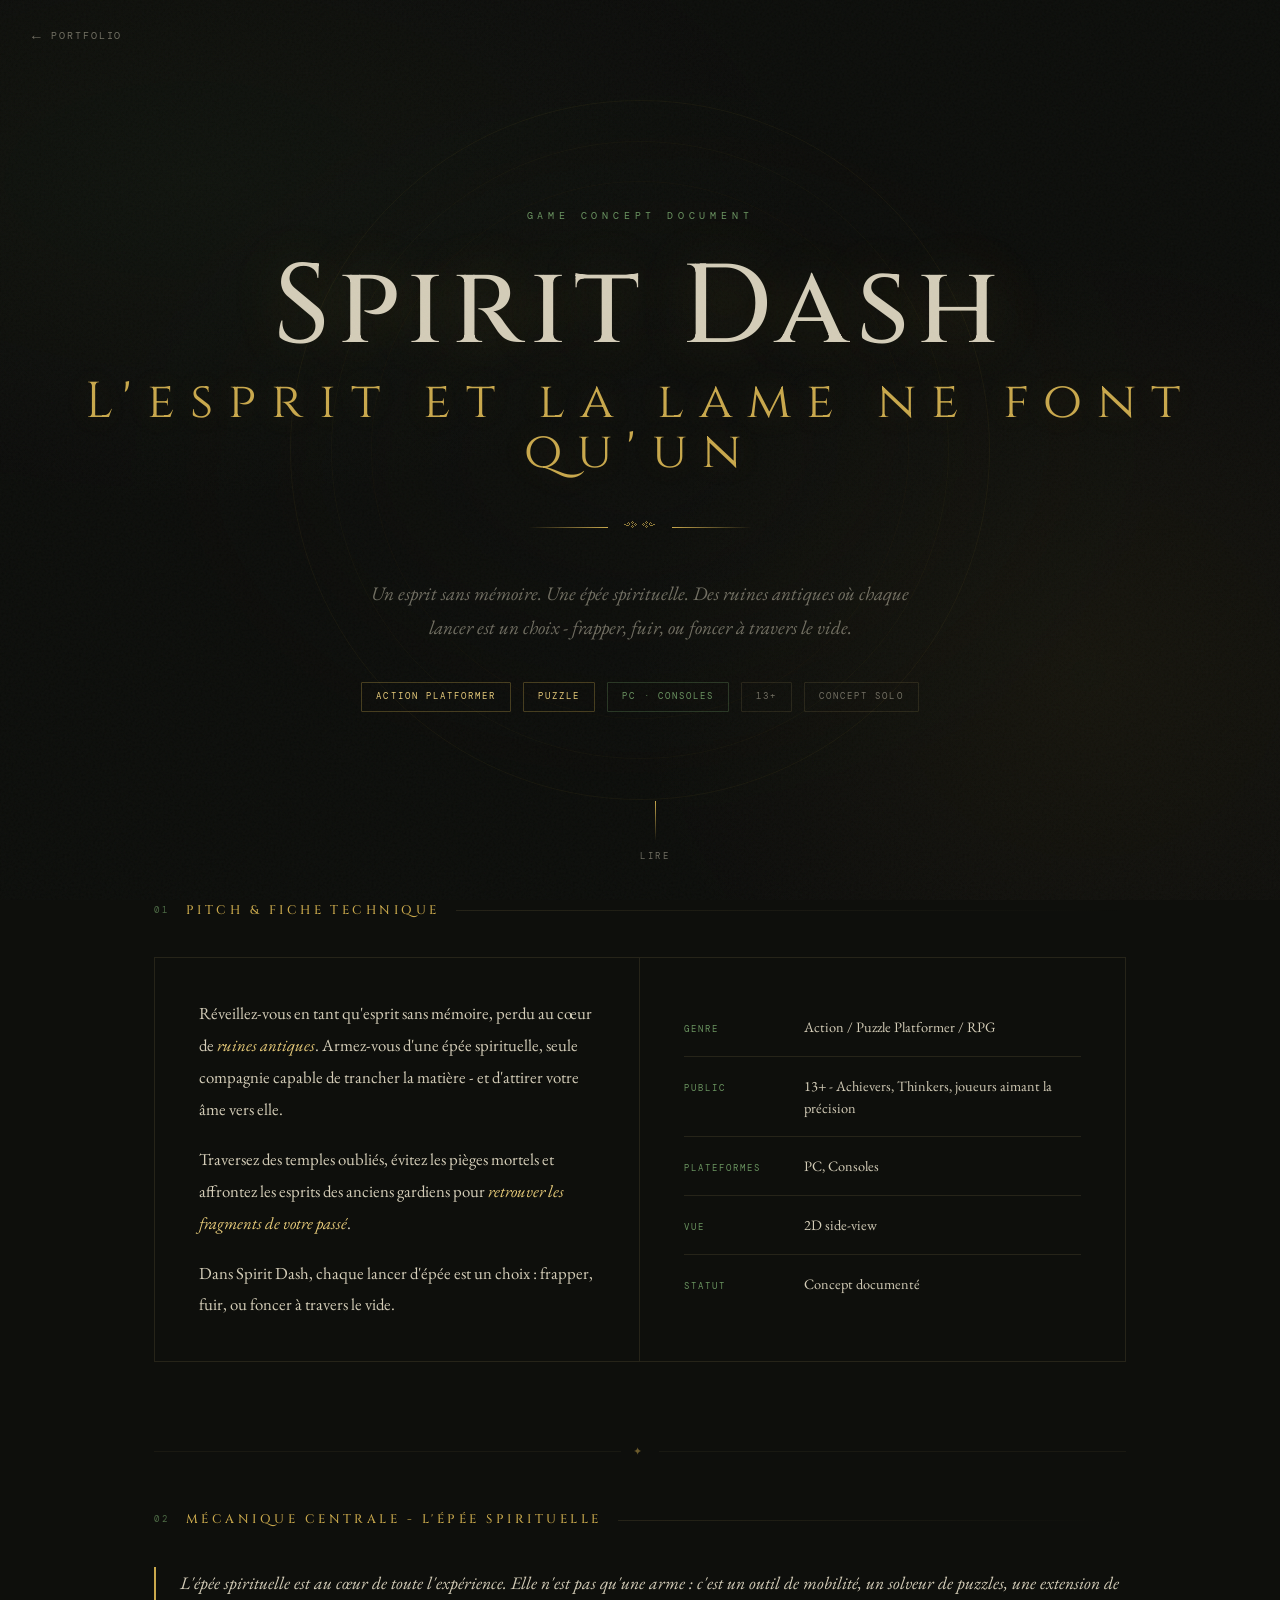
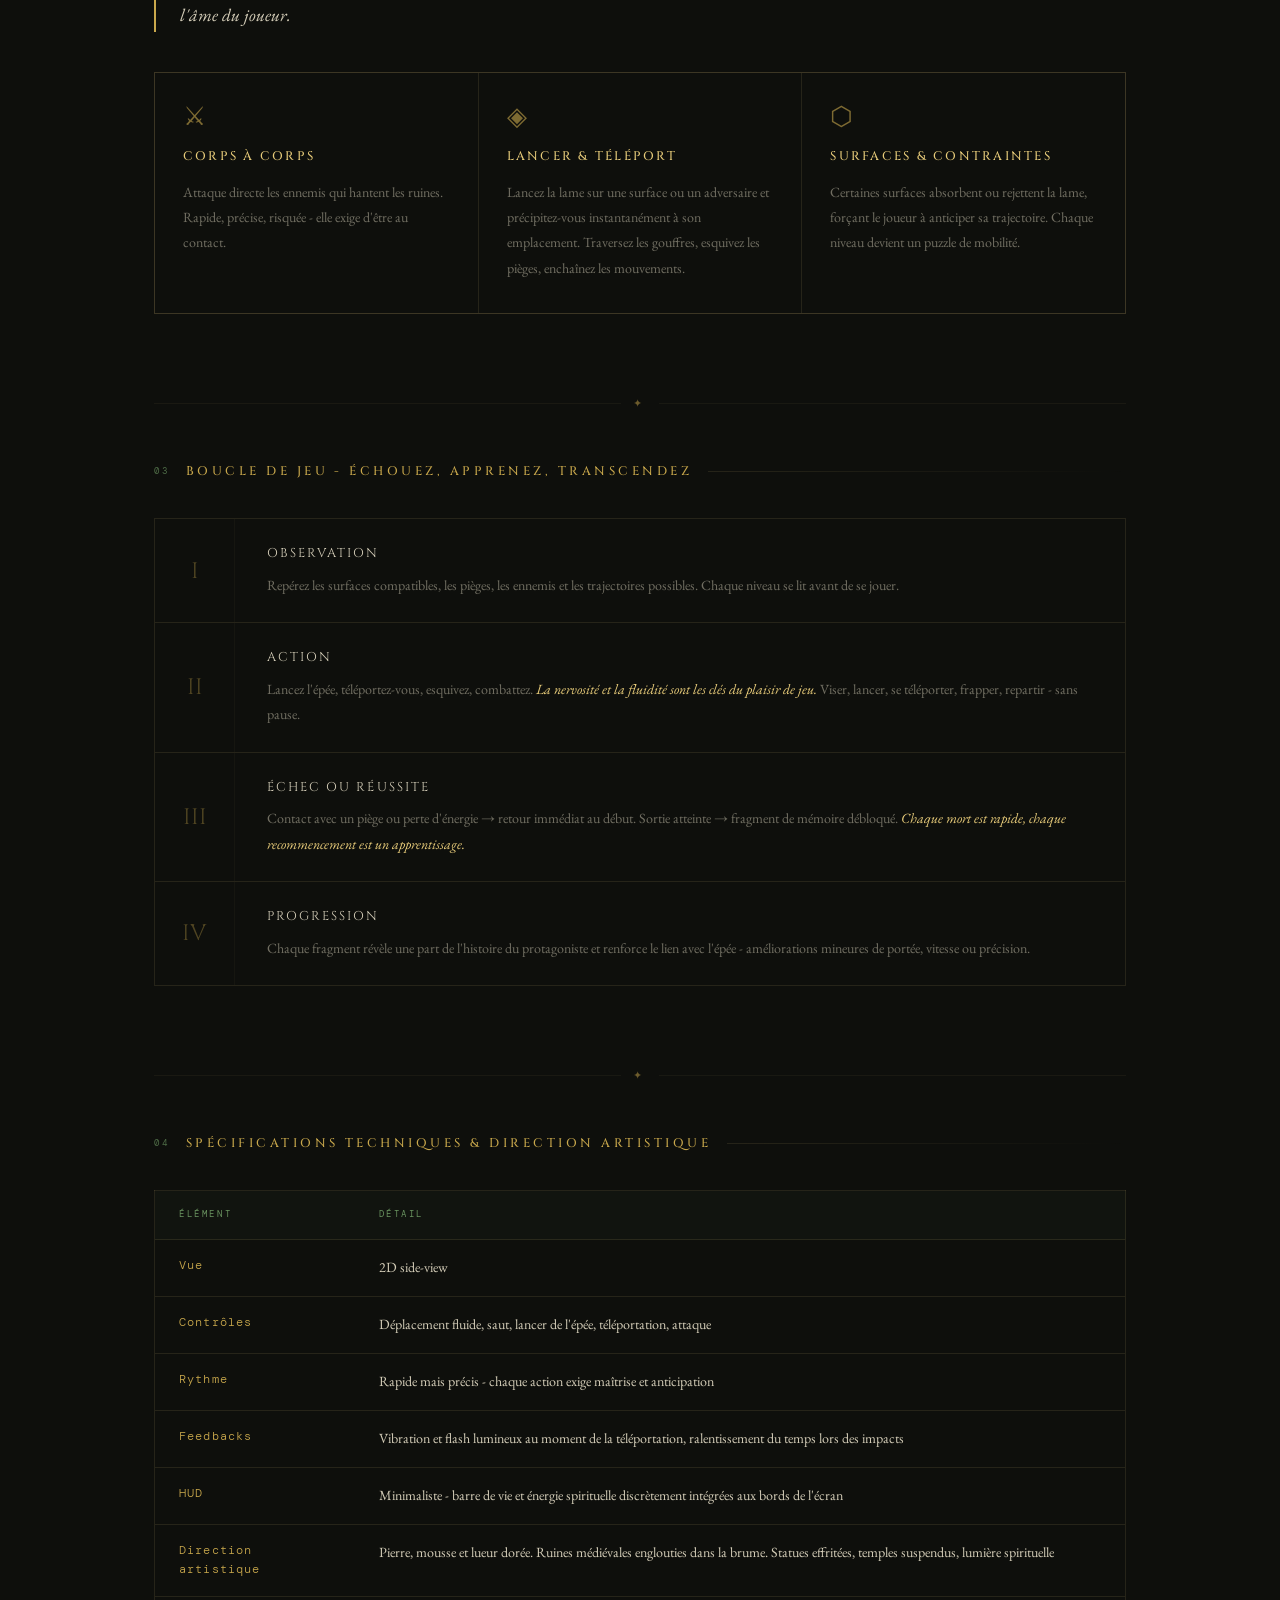
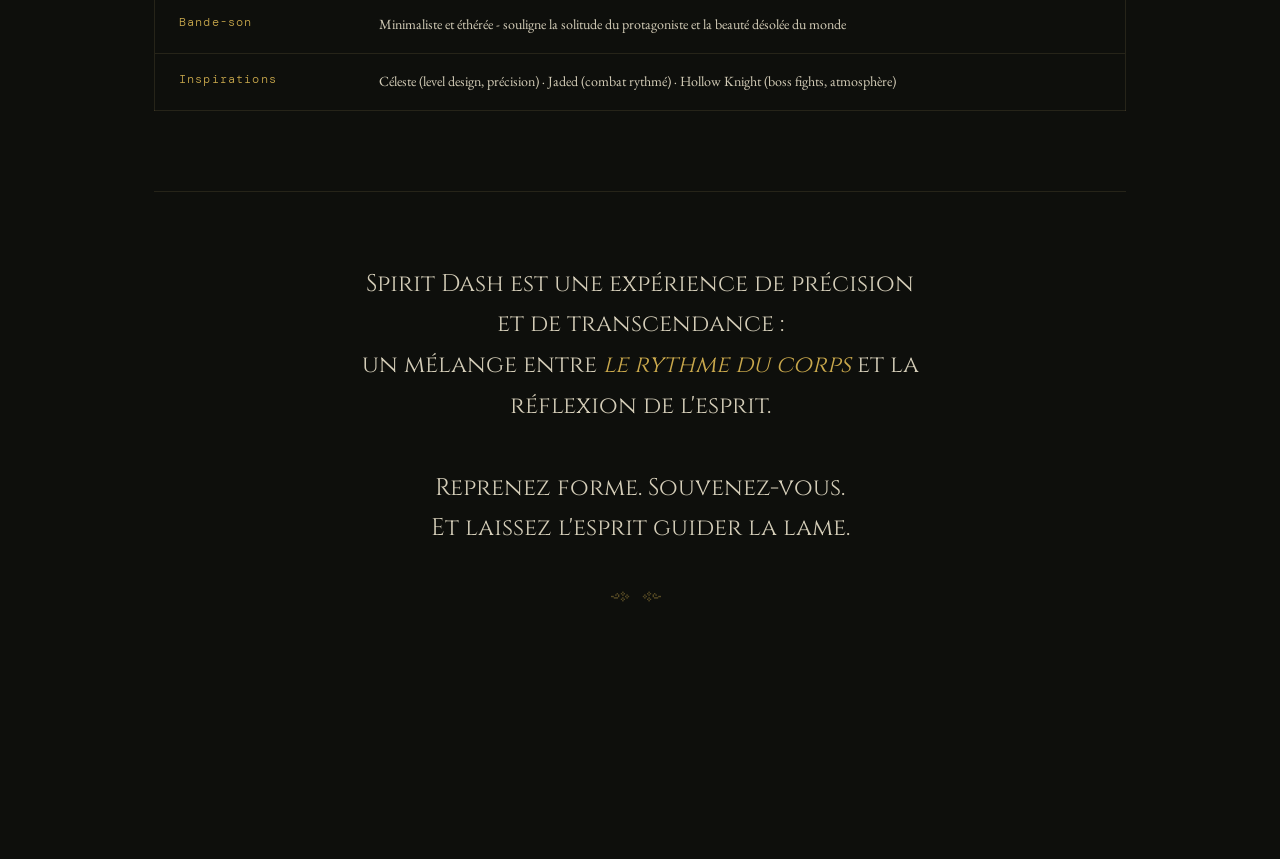
<file: spirit-dash.html>
<!DOCTYPE html>
<html lang="fr">
<head>
    <meta charset="UTF-8">
    <meta name="viewport" content="width=device-width, initial-scale=1.0">
    <title>Spirit Dash - Game Concept Document</title>
    <link rel="preconnect" href="https://fonts.googleapis.com">
    <link rel="preconnect" href="https://fonts.gstatic.com" crossorigin>
    <link href="https://fonts.googleapis.com/css2?family=Cinzel:wght@400;500;600&family=EB+Garamond:ital,wght@0,400;0,500;1,400;1,500&family=DM+Mono:wght@300;400&display=swap" rel="stylesheet">
    <link rel="stylesheet" href="spirit-dash.css">
</head>
<body>

    <a href="index.html" class="back-link">Portfolio</a>

    <!-- ── Hero ─────────────────────────────────────────────── -->
    <header class="hero">
        <div class="hero-rune"></div>

        <p class="hero-label">Game Concept Document</p>

        <h1 class="hero-title">
            Spirit Dash
            <span>L'esprit et la lame ne font qu'un</span>
        </h1>

        <div class="hero-divider">
            <div class="hero-divider-line"></div>
            <span class="hero-divider-glyph">༺༻</span>
            <div class="hero-divider-line"></div>
        </div>

        <p class="hero-pitch">
            Un esprit sans mémoire. Une épée spirituelle. Des ruines antiques
            où chaque lancer est un choix - <em>frapper, fuir, ou foncer à travers le vide.</em>
        </p>

        <div class="hero-tags">
            <span class="hero-tag accent">Action Platformer</span>
            <span class="hero-tag accent">Puzzle</span>
            <span class="hero-tag moss">PC · Consoles</span>
            <span class="hero-tag">13+</span>
            <span class="hero-tag">Concept solo</span>
        </div>

        <div class="scroll-cue">
            <div class="scroll-cue-line"></div>
            Lire
        </div>
    </header>

    <!-- ── Contenu ───────────────────────────────────────────── -->
    <main class="content">

        <!-- Pitch & Fiche technique -->
        <div class="section">
            <div class="section-header">
                <span class="section-num">01</span>
                <span class="section-title">Pitch &amp; Fiche technique</span>
                <div class="section-rule"></div>
            </div>

            <div class="pitch-layout">
                <div class="pitch-text">
                    <p>Réveillez-vous en tant qu'esprit sans mémoire, perdu au cœur de <em>ruines antiques</em>. Armez-vous d'une épée spirituelle, seule compagnie capable de trancher la matière - et d'attirer votre âme vers elle.</p>
                    <p>Traversez des temples oubliés, évitez les pièges mortels et affrontez les esprits des anciens gardiens pour <em>retrouver les fragments de votre passé</em>.</p>
                    <p>Dans Spirit Dash, chaque lancer d'épée est un choix : frapper, fuir, ou foncer à travers le vide.</p>
                </div>
                <div class="pitch-meta">
                    <div class="meta-row">
                        <span class="meta-key">Genre</span>
                        <span class="meta-val">Action / Puzzle Platformer / RPG</span>
                    </div>
                    <div class="meta-row">
                        <span class="meta-key">Public</span>
                        <span class="meta-val">13+ - Achievers, Thinkers, joueurs aimant la précision</span>
                    </div>
                    <div class="meta-row">
                        <span class="meta-key">Plateformes</span>
                        <span class="meta-val">PC, Consoles</span>
                    </div>
                    <div class="meta-row">
                        <span class="meta-key">Vue</span>
                        <span class="meta-val">2D side-view</span>
                    </div>
                    <div class="meta-row">
                        <span class="meta-key">Statut</span>
                        <span class="meta-val">Concept documenté</span>
                    </div>
                </div>
            </div>
        </div>

        <div class="ornament">
            <div class="ornament-line"></div>
            <span class="ornament-center">✦</span>
            <div class="ornament-line"></div>
        </div>

        <!-- Mécanique centrale -->
        <div class="section">
            <div class="section-header">
                <span class="section-num">02</span>
                <span class="section-title">Mécanique centrale - L'épée spirituelle</span>
                <div class="section-rule"></div>
            </div>

            <p class="mechanic-intro">
                L'épée spirituelle est au cœur de toute l'expérience. Elle n'est pas qu'une arme :
                c'est un outil de mobilité, un solveur de puzzles, une extension de l'âme du joueur.
            </p>

            <div class="mechanic-grid">
                <div class="mechanic-card">
                    <div class="mechanic-glyph">⚔</div>
                    <div class="mechanic-name">Corps à corps</div>
                    <p class="mechanic-desc">Attaque directe les ennemis qui hantent les ruines. Rapide, précise, risquée - elle exige d'être au contact.</p>
                </div>
                <div class="mechanic-card">
                    <div class="mechanic-glyph">◈</div>
                    <div class="mechanic-name">Lancer &amp; Téléport</div>
                    <p class="mechanic-desc">Lancez la lame sur une surface ou un adversaire et précipitez-vous instantanément à son emplacement. Traversez les gouffres, esquivez les pièges, enchaînez les mouvements.</p>
                </div>
                <div class="mechanic-card">
                    <div class="mechanic-glyph">⬡</div>
                    <div class="mechanic-name">Surfaces &amp; Contraintes</div>
                    <p class="mechanic-desc">Certaines surfaces absorbent ou rejettent la lame, forçant le joueur à anticiper sa trajectoire. Chaque niveau devient un puzzle de mobilité.</p>
                </div>
            </div>
        </div>

        <div class="ornament">
            <div class="ornament-line"></div>
            <span class="ornament-center">✦</span>
            <div class="ornament-line"></div>
        </div>

        <!-- Boucle de jeu -->
        <div class="section">
            <div class="section-header">
                <span class="section-num">03</span>
                <span class="section-title">Boucle de jeu - Échouez, apprenez, transcendez</span>
                <div class="section-rule"></div>
            </div>

            <div class="loop-steps">
                <div class="loop-step">
                    <div class="loop-step-num">I</div>
                    <div class="loop-step-body">
                        <div class="loop-step-name">Observation</div>
                        <p class="loop-step-desc">Repérez les surfaces compatibles, les pièges, les ennemis et les trajectoires possibles. Chaque niveau se lit avant de se jouer.</p>
                    </div>
                </div>
                <div class="loop-step">
                    <div class="loop-step-num">II</div>
                    <div class="loop-step-body">
                        <div class="loop-step-name">Action</div>
                        <p class="loop-step-desc">Lancez l'épée, téléportez-vous, esquivez, combattez. <em>La nervosité et la fluidité sont les clés du plaisir de jeu.</em> Viser, lancer, se téléporter, frapper, repartir - sans pause.</p>
                    </div>
                </div>
                <div class="loop-step">
                    <div class="loop-step-num">III</div>
                    <div class="loop-step-body">
                        <div class="loop-step-name">Échec ou réussite</div>
                        <p class="loop-step-desc">Contact avec un piège ou perte d'énergie → retour immédiat au début. Sortie atteinte → fragment de mémoire débloqué. <em>Chaque mort est rapide, chaque recommencement est un apprentissage.</em></p>
                    </div>
                </div>
                <div class="loop-step">
                    <div class="loop-step-num">IV</div>
                    <div class="loop-step-body">
                        <div class="loop-step-name">Progression</div>
                        <p class="loop-step-desc">Chaque fragment révèle une part de l'histoire du protagoniste et renforce le lien avec l'épée - améliorations mineures de portée, vitesse ou précision.</p>
                    </div>
                </div>
            </div>
        </div>

        <div class="ornament">
            <div class="ornament-line"></div>
            <span class="ornament-center">✦</span>
            <div class="ornament-line"></div>
        </div>

        <!-- Spécifications techniques -->
        <div class="section">
            <div class="section-header">
                <span class="section-num">04</span>
                <span class="section-title">Spécifications techniques &amp; direction artistique</span>
                <div class="section-rule"></div>
            </div>

            <table class="spec-table">
                <thead>
                    <tr>
                        <th>Élément</th>
                        <th>Détail</th>
                    </tr>
                </thead>
                <tbody>
                    <tr>
                        <td>Vue</td>
                        <td>2D side-view</td>
                    </tr>
                    <tr>
                        <td>Contrôles</td>
                        <td>Déplacement fluide, saut, lancer de l'épée, téléportation, attaque</td>
                    </tr>
                    <tr>
                        <td>Rythme</td>
                        <td>Rapide mais précis - chaque action exige maîtrise et anticipation</td>
                    </tr>
                    <tr>
                        <td>Feedbacks</td>
                        <td>Vibration et flash lumineux au moment de la téléportation, ralentissement du temps lors des impacts</td>
                    </tr>
                    <tr>
                        <td>HUD</td>
                        <td>Minimaliste - barre de vie et énergie spirituelle discrètement intégrées aux bords de l'écran</td>
                    </tr>
                    <tr>
                        <td>Direction artistique</td>
                        <td>Pierre, mousse et lueur dorée. Ruines médiévales englouties dans la brume. Statues effritées, temples suspendus, lumière spirituelle</td>
                    </tr>
                    <tr>
                        <td>Bande-son</td>
                        <td>Minimaliste et éthérée - souligne la solitude du protagoniste et la beauté désolée du monde</td>
                    </tr>
                    <tr>
                        <td>Inspirations</td>
                        <td>Céleste (level design, précision) · Jaded (combat rythmé) · Hollow Knight (boss fights, atmosphère)</td>
                    </tr>
                </tbody>
            </table>
        </div>

        <!-- Conclusion -->
        <div class="conclusion section">
            <p class="conclusion-quote">
                Spirit Dash est une expérience de précision et de transcendance :<br>
                un mélange entre <em>le rythme du corps</em> et la réflexion de l'esprit.<br><br>
                Reprenez forme. Souvenez-vous.<br>
                Et laissez l'esprit guider la lame.
            </p>
            <div class="conclusion-glyph">༺༻</div>
        </div>

    </main>

    <script>
        const observer = new IntersectionObserver(entries => {
            entries.forEach(e => { if (e.isIntersecting) e.target.classList.add('visible'); });
        }, { threshold: 0.08 });

        document.querySelectorAll('.section').forEach(el => observer.observe(el));
    </script>

</body>
</html>
</file>
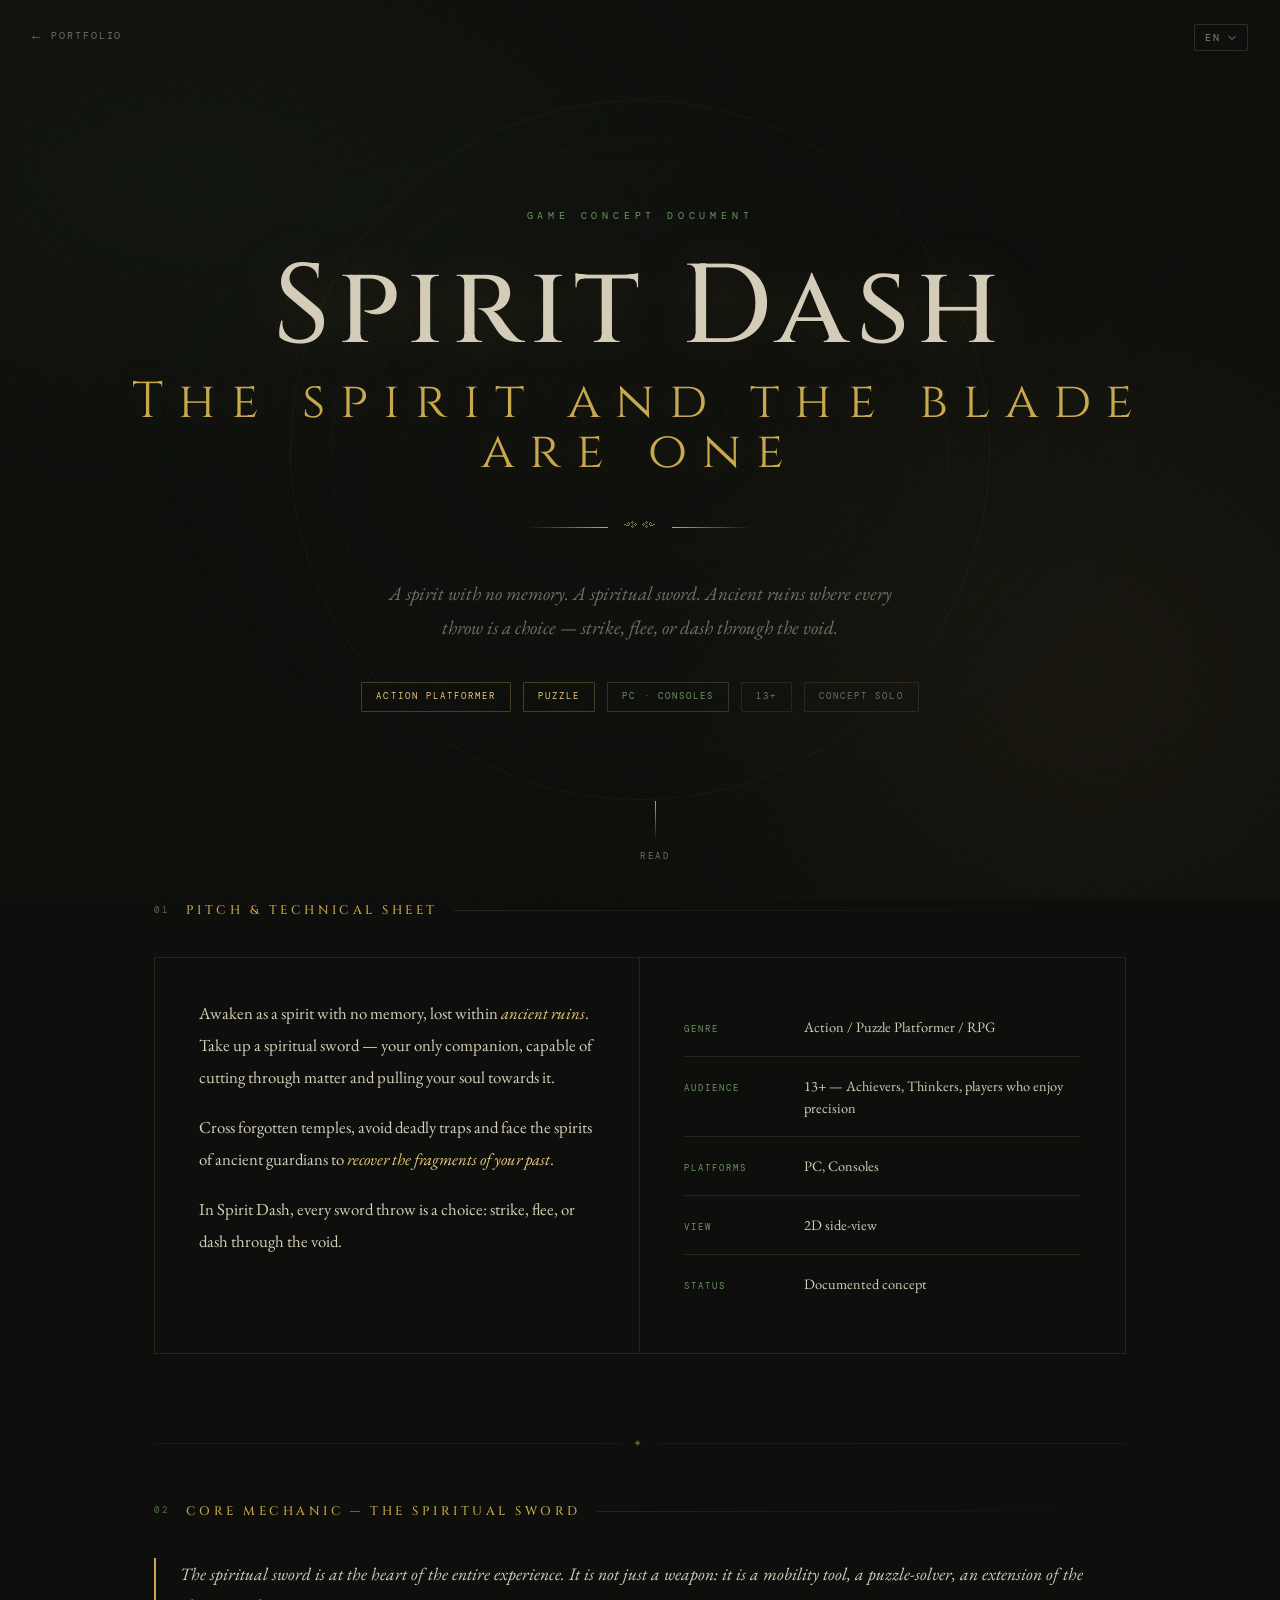
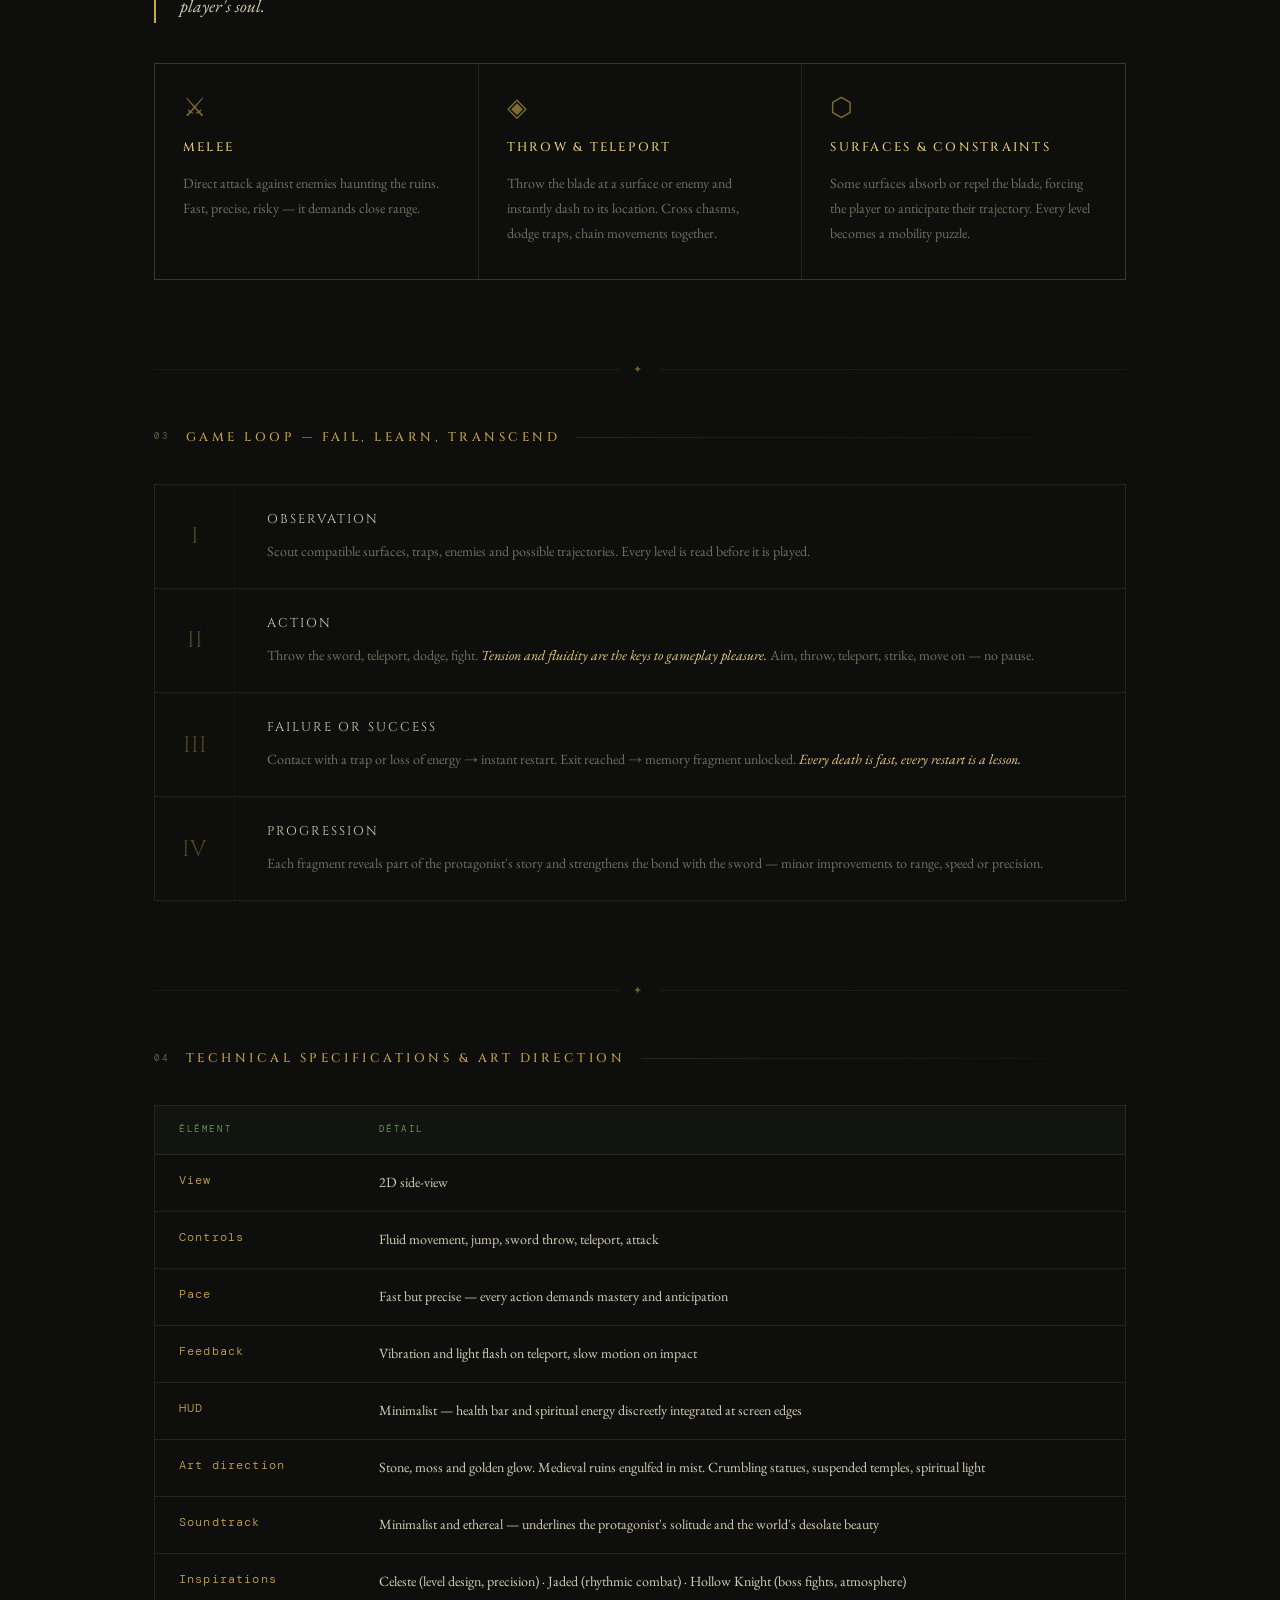
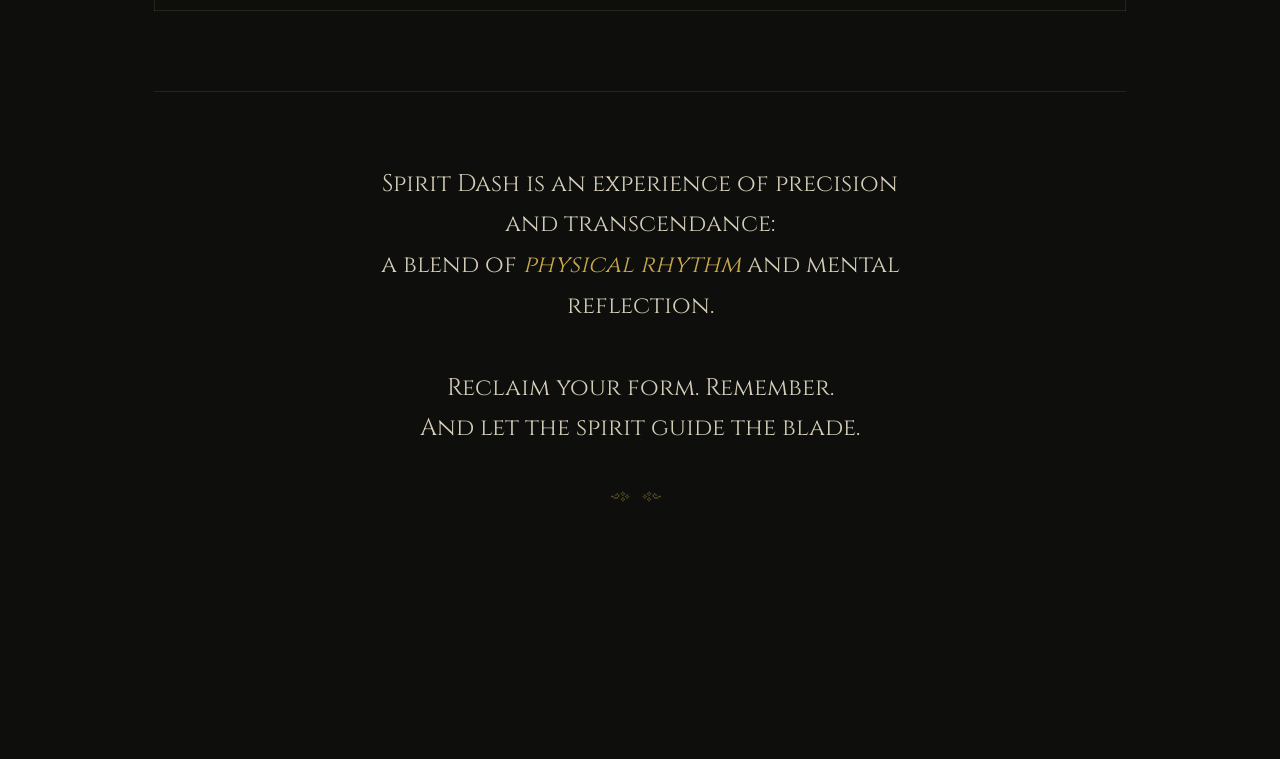
<file: en/spirit-dash.html>
<!DOCTYPE html>
<html lang="en">
<head>
    <meta charset="UTF-8">
    <meta name="viewport" content="width=device-width, initial-scale=1.0">
    <title>Spirit Dash — Game Concept Document</title>
    <link rel="preconnect" href="https://fonts.googleapis.com">
    <link rel="preconnect" href="https://fonts.gstatic.com" crossorigin>
    <link href="https://fonts.googleapis.com/css2?family=Cinzel:wght@400;500;600&family=EB+Garamond:ital,wght@0,400;0,500;1,400;1,500&family=DM+Mono:wght@300;400&display=swap" rel="stylesheet">
    <link rel="stylesheet" href="spirit-dash.css">
</head>
<body>

    <a href="index.html" class="back-link">Portfolio</a>
    <div class="sd-lang-switcher">
        <button class="sd-lang-btn" id="lang-btn" aria-label="Switch language">
            <span class="lang-current">EN</span>
            <svg width="10" height="10" viewBox="0 0 10 10" fill="currentColor"><path d="M2 3.5L5 6.5L8 3.5" stroke="currentColor" stroke-width="1.2" fill="none" stroke-linecap="round"/></svg>
        </button>
        <div class="sd-lang-dropdown" id="lang-dropdown">
            <a href="spirit-dash.html" class="sd-lang-option sd-lang-option--active">EN — English</a>
            <a href="../fr/spirit-dash.html" class="sd-lang-option">FR — Français</a>
        </div>
    </div>

    <!-- ── Hero ─────────────────────────────────────────────── -->
    <header class="hero">
        <div class="hero-rune"></div>

        <p class="hero-label">Game Concept Document</p>

        <h1 class="hero-title">
            Spirit Dash
            <span>The spirit and the blade are one</span>
        </h1>

        <div class="hero-divider">
            <div class="hero-divider-line"></div>
            <span class="hero-divider-glyph">༺༻</span>
            <div class="hero-divider-line"></div>
        </div>

        <p class="hero-pitch">
            A spirit with no memory. A spiritual sword. Ancient ruins
            where every throw is a choice — <em>strike, flee, or dash through the void.</em>
        </p>

        <div class="hero-tags">
            <span class="hero-tag accent">Action Platformer</span>
            <span class="hero-tag accent">Puzzle</span>
            <span class="hero-tag moss">PC · Consoles</span>
            <span class="hero-tag">13+</span>
            <span class="hero-tag">Concept solo</span>
        </div>

        <div class="scroll-cue">
            <div class="scroll-cue-line"></div>
            Read
        </div>
    </header>

    <!-- ── Contenu ───────────────────────────────────────────── -->
    <main class="content">

        <!-- Pitch & Fiche technique -->
        <div class="section">
            <div class="section-header">
                <span class="section-num">01</span>
                <span class="section-title">Pitch &amp; Technical sheet</span>
                <div class="section-rule"></div>
            </div>

            <div class="pitch-layout">
                <div class="pitch-text">
                    <p>Awaken as a spirit with no memory, lost within <em>ancient ruins</em>. Take up a spiritual sword — your only companion, capable of cutting through matter and pulling your soul towards it.</p>
                    <p>Cross forgotten temples, avoid deadly traps and face the spirits of ancient guardians to <em>recover the fragments of your past</em>.</p>
                    <p>In Spirit Dash, every sword throw is a choice: strike, flee, or dash through the void.</p>
                </div>
                <div class="pitch-meta">
                    <div class="meta-row">
                        <span class="meta-key">Genre</span>
                        <span class="meta-val">Action / Puzzle Platformer / RPG</span>
                    </div>
                    <div class="meta-row">
                        <span class="meta-key">Audience</span>
                        <span class="meta-val">13+ — Achievers, Thinkers, players who enjoy precision</span>
                    </div>
                    <div class="meta-row">
                        <span class="meta-key">Platforms</span>
                        <span class="meta-val">PC, Consoles</span>
                    </div>
                    <div class="meta-row">
                        <span class="meta-key">View</span>
                        <span class="meta-val">2D side-view</span>
                    </div>
                    <div class="meta-row">
                        <span class="meta-key">Status</span>
                        <span class="meta-val">Documented concept</span>
                    </div>
                </div>
            </div>
        </div>

        <div class="ornament">
            <div class="ornament-line"></div>
            <span class="ornament-center">✦</span>
            <div class="ornament-line"></div>
        </div>

        <!-- Mécanique centrale -->
        <div class="section">
            <div class="section-header">
                <span class="section-num">02</span>
                <span class="section-title">Core mechanic — The spiritual sword</span>
                <div class="section-rule"></div>
            </div>

            <p class="mechanic-intro">
                The spiritual sword is at the heart of the entire experience. It is not just a weapon:
                it is a mobility tool, a puzzle-solver, an extension of the player's soul.
            </p>

            <div class="mechanic-grid">
                <div class="mechanic-card">
                    <div class="mechanic-glyph">⚔</div>
                    <div class="mechanic-name">Melee</div>
                    <p class="mechanic-desc">Direct attack against enemies haunting the ruins. Fast, precise, risky — it demands close range.</p>
                </div>
                <div class="mechanic-card">
                    <div class="mechanic-glyph">◈</div>
                    <div class="mechanic-name">Throw &amp; Teleport</div>
                    <p class="mechanic-desc">Throw the blade at a surface or enemy and instantly dash to its location. Cross chasms, dodge traps, chain movements together.</p>
                </div>
                <div class="mechanic-card">
                    <div class="mechanic-glyph">⬡</div>
                    <div class="mechanic-name">Surfaces &amp; Constraints</div>
                    <p class="mechanic-desc">Some surfaces absorb or repel the blade, forcing the player to anticipate their trajectory. Every level becomes a mobility puzzle.</p>
                </div>
            </div>
        </div>

        <div class="ornament">
            <div class="ornament-line"></div>
            <span class="ornament-center">✦</span>
            <div class="ornament-line"></div>
        </div>

        <!-- Boucle de jeu -->
        <div class="section">
            <div class="section-header">
                <span class="section-num">03</span>
                <span class="section-title">Game loop — Fail, learn, transcend</span>
                <div class="section-rule"></div>
            </div>

            <div class="loop-steps">
                <div class="loop-step">
                    <div class="loop-step-num">I</div>
                    <div class="loop-step-body">
                        <div class="loop-step-name">Observation</div>
                        <p class="loop-step-desc">Scout compatible surfaces, traps, enemies and possible trajectories. Every level is read before it is played.</p>
                    </div>
                </div>
                <div class="loop-step">
                    <div class="loop-step-num">II</div>
                    <div class="loop-step-body">
                        <div class="loop-step-name">Action</div>
                        <p class="loop-step-desc">Throw the sword, teleport, dodge, fight. <em>Tension and fluidity are the keys to gameplay pleasure.</em> Aim, throw, teleport, strike, move on — no pause.</p>
                    </div>
                </div>
                <div class="loop-step">
                    <div class="loop-step-num">III</div>
                    <div class="loop-step-body">
                        <div class="loop-step-name">Failure or success</div>
                        <p class="loop-step-desc">Contact with a trap or loss of energy → instant restart. Exit reached → memory fragment unlocked. <em>Every death is fast, every restart is a lesson.</em></p>
                    </div>
                </div>
                <div class="loop-step">
                    <div class="loop-step-num">IV</div>
                    <div class="loop-step-body">
                        <div class="loop-step-name">Progression</div>
                        <p class="loop-step-desc">Each fragment reveals part of the protagonist's story and strengthens the bond with the sword — minor improvements to range, speed or precision.</p>
                    </div>
                </div>
            </div>
        </div>

        <div class="ornament">
            <div class="ornament-line"></div>
            <span class="ornament-center">✦</span>
            <div class="ornament-line"></div>
        </div>

        <!-- Spécifications techniques -->
        <div class="section">
            <div class="section-header">
                <span class="section-num">04</span>
                <span class="section-title">Technical specifications &amp; art direction</span>
                <div class="section-rule"></div>
            </div>

            <table class="spec-table">
                <thead>
                    <tr>
                        <th>Élément</th>
                        <th>Détail</th>
                    </tr>
                </thead>
                <tbody>
                    <tr>
                        <td>View</td>
                        <td>2D side-view</td>
                    </tr>
                    <tr>
                        <td>Controls</td>
                        <td>Fluid movement, jump, sword throw, teleport, attack</td>
                    </tr>
                    <tr>
                        <td>Pace</td>
                        <td>Fast but precise — every action demands mastery and anticipation</td>
                    </tr>
                    <tr>
                        <td>Feedback</td>
                        <td>Vibration and light flash on teleport, slow motion on impact</td>
                    </tr>
                    <tr>
                        <td>HUD</td>
                        <td>Minimalist — health bar and spiritual energy discreetly integrated at screen edges</td>
                    </tr>
                    <tr>
                        <td>Art direction</td>
                        <td>Stone, moss and golden glow. Medieval ruins engulfed in mist. Crumbling statues, suspended temples, spiritual light</td>
                    </tr>
                    <tr>
                        <td>Soundtrack</td>
                        <td>Minimalist and ethereal — underlines the protagonist's solitude and the world's desolate beauty</td>
                    </tr>
                    <tr>
                        <td>Inspirations</td>
                        <td>Celeste (level design, precision) · Jaded (rhythmic combat) · Hollow Knight (boss fights, atmosphere)</td>
                    </tr>
                </tbody>
            </table>
        </div>

        <!-- Conclusion -->
        <div class="conclusion section">
            <p class="conclusion-quote">
                Spirit Dash is an experience of precision and transcendance:<br>
                a blend of <em>physical rhythm</em> and mental reflection.<br><br>
                Reclaim your form. Remember.<br>
                And let the spirit guide the blade.
            </p>
            <div class="conclusion-glyph">༺༻</div>
        </div>

    </main>

    <script>
        const observer = new IntersectionObserver(entries => {
            entries.forEach(e => { if (e.isIntersecting) e.target.classList.add('visible'); });
        }, { threshold: 0.08 });

        document.querySelectorAll('.section').forEach(el => observer.observe(el));
    </script>


    <script>
    document.addEventListener("DOMContentLoaded", function() {
        var btn      = document.getElementById("lang-btn");
        var dropdown = document.getElementById("lang-dropdown");
        if (!btn || !dropdown) return;
        btn.addEventListener("click", function(e) {
            e.stopPropagation();
            var isOpen = dropdown.classList.toggle("open");
            btn.classList.toggle("open", isOpen);
        });
        document.addEventListener("click", function() {
            dropdown.classList.remove("open");
            btn.classList.remove("open");
        });
    });
    </script>
</body>
</html>
</file>
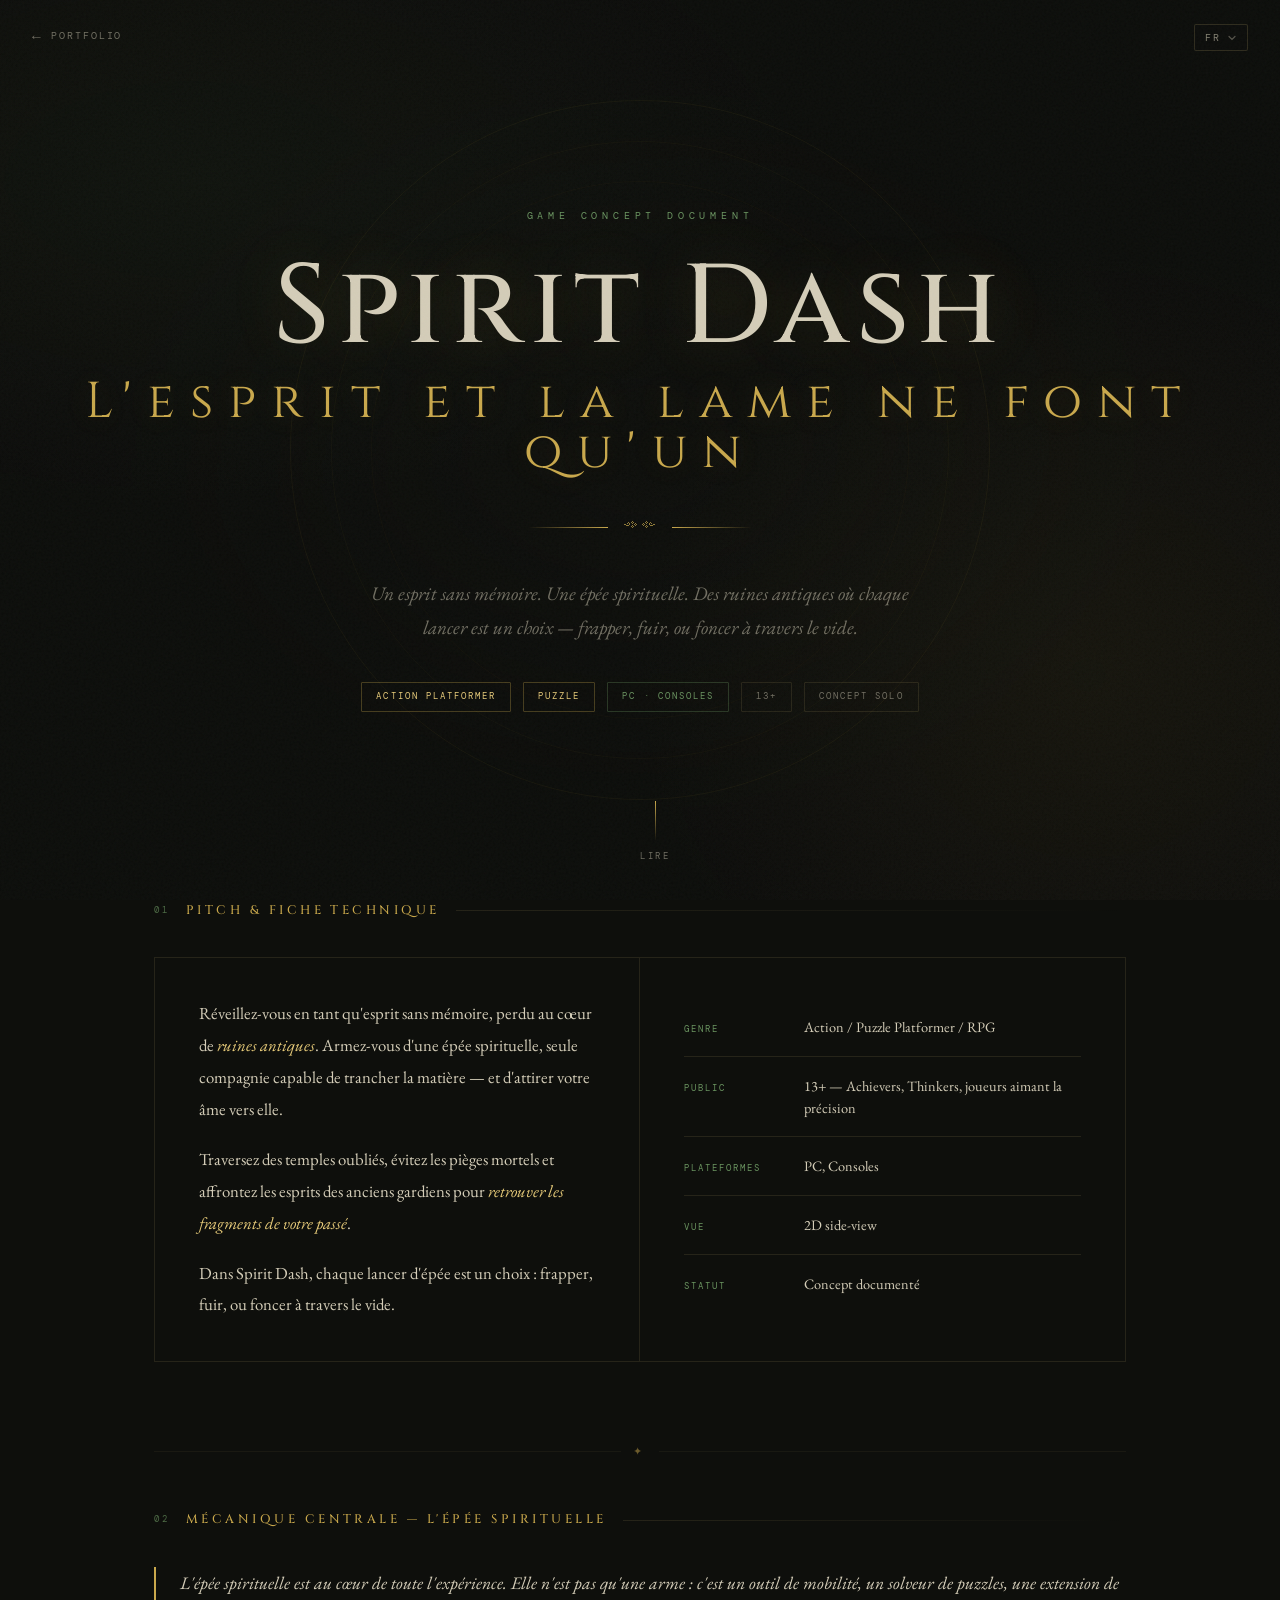
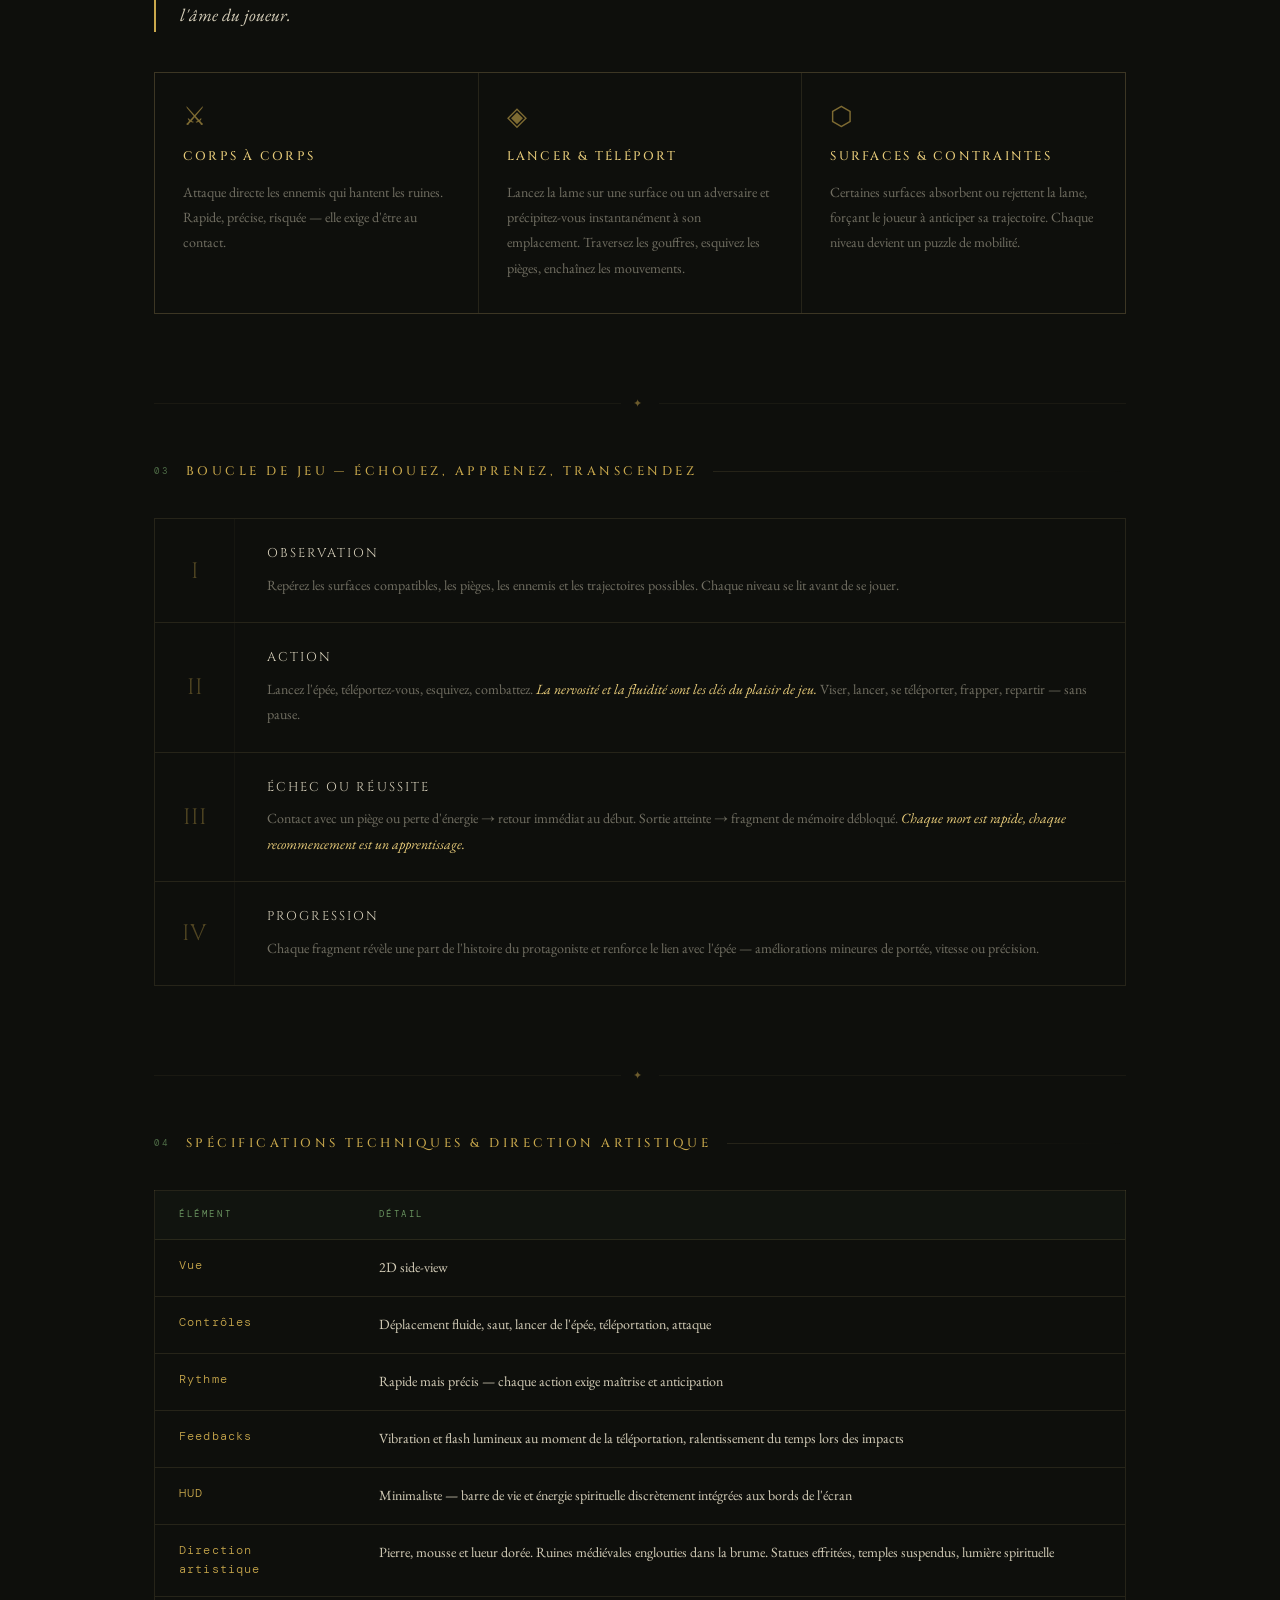
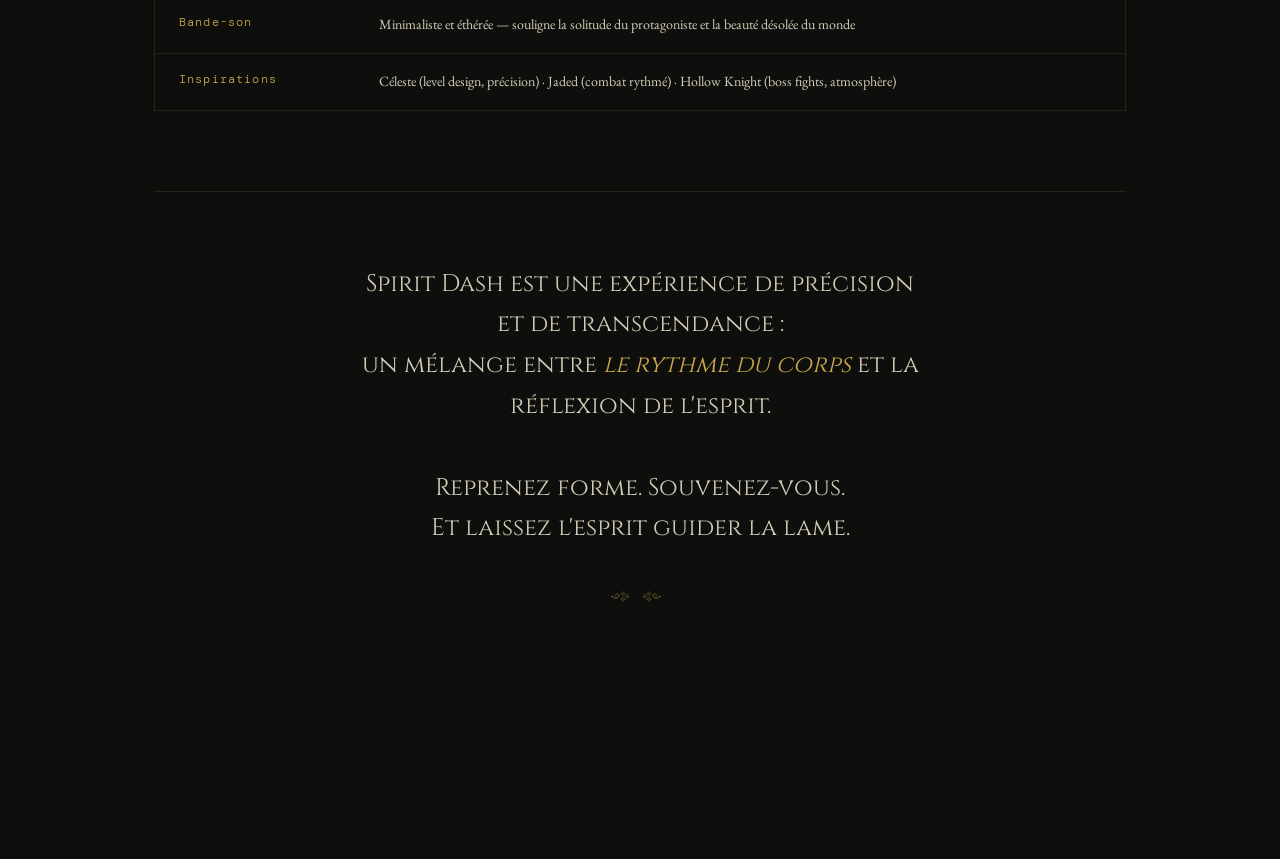
<file: fr/spirit-dash.html>
<!DOCTYPE html>
<html lang="fr">
<head>
    <meta charset="UTF-8">
    <meta name="viewport" content="width=device-width, initial-scale=1.0">
    <title>Spirit Dash — Game Concept Document</title>
    <link rel="preconnect" href="https://fonts.googleapis.com">
    <link rel="preconnect" href="https://fonts.gstatic.com" crossorigin>
    <link href="https://fonts.googleapis.com/css2?family=Cinzel:wght@400;500;600&family=EB+Garamond:ital,wght@0,400;0,500;1,400;1,500&family=DM+Mono:wght@300;400&display=swap" rel="stylesheet">
    <link rel="stylesheet" href="spirit-dash.css">
</head>
<body>

    <a href="index.html" class="back-link">Portfolio</a>
    <div class="sd-lang-switcher">
        <button class="sd-lang-btn" id="lang-btn" aria-label="Changer de langue">
            <span class="lang-current">FR</span>
            <svg width="10" height="10" viewBox="0 0 10 10" fill="currentColor"><path d="M2 3.5L5 6.5L8 3.5" stroke="currentColor" stroke-width="1.2" fill="none" stroke-linecap="round"/></svg>
        </button>
        <div class="sd-lang-dropdown" id="lang-dropdown">
            <a href="spirit-dash.html" class="sd-lang-option sd-lang-option--active">FR — Français</a>
            <a href="../en/spirit-dash.html" class="sd-lang-option">EN — English</a>
        </div>
    </div>

    <!-- ── Hero ─────────────────────────────────────────────── -->
    <header class="hero">
        <div class="hero-rune"></div>

        <p class="hero-label">Game Concept Document</p>

        <h1 class="hero-title">
            Spirit Dash
            <span>L'esprit et la lame ne font qu'un</span>
        </h1>

        <div class="hero-divider">
            <div class="hero-divider-line"></div>
            <span class="hero-divider-glyph">༺༻</span>
            <div class="hero-divider-line"></div>
        </div>

        <p class="hero-pitch">
            Un esprit sans mémoire. Une épée spirituelle. Des ruines antiques
            où chaque lancer est un choix — <em>frapper, fuir, ou foncer à travers le vide.</em>
        </p>

        <div class="hero-tags">
            <span class="hero-tag accent">Action Platformer</span>
            <span class="hero-tag accent">Puzzle</span>
            <span class="hero-tag moss">PC · Consoles</span>
            <span class="hero-tag">13+</span>
            <span class="hero-tag">Concept solo</span>
        </div>

        <div class="scroll-cue">
            <div class="scroll-cue-line"></div>
            Lire
        </div>
    </header>

    <!-- ── Contenu ───────────────────────────────────────────── -->
    <main class="content">

        <!-- Pitch & Fiche technique -->
        <div class="section">
            <div class="section-header">
                <span class="section-num">01</span>
                <span class="section-title">Pitch &amp; Fiche technique</span>
                <div class="section-rule"></div>
            </div>

            <div class="pitch-layout">
                <div class="pitch-text">
                    <p>Réveillez-vous en tant qu'esprit sans mémoire, perdu au cœur de <em>ruines antiques</em>. Armez-vous d'une épée spirituelle, seule compagnie capable de trancher la matière — et d'attirer votre âme vers elle.</p>
                    <p>Traversez des temples oubliés, évitez les pièges mortels et affrontez les esprits des anciens gardiens pour <em>retrouver les fragments de votre passé</em>.</p>
                    <p>Dans Spirit Dash, chaque lancer d'épée est un choix : frapper, fuir, ou foncer à travers le vide.</p>
                </div>
                <div class="pitch-meta">
                    <div class="meta-row">
                        <span class="meta-key">Genre</span>
                        <span class="meta-val">Action / Puzzle Platformer / RPG</span>
                    </div>
                    <div class="meta-row">
                        <span class="meta-key">Public</span>
                        <span class="meta-val">13+ — Achievers, Thinkers, joueurs aimant la précision</span>
                    </div>
                    <div class="meta-row">
                        <span class="meta-key">Plateformes</span>
                        <span class="meta-val">PC, Consoles</span>
                    </div>
                    <div class="meta-row">
                        <span class="meta-key">Vue</span>
                        <span class="meta-val">2D side-view</span>
                    </div>
                    <div class="meta-row">
                        <span class="meta-key">Statut</span>
                        <span class="meta-val">Concept documenté</span>
                    </div>
                </div>
            </div>
        </div>

        <div class="ornament">
            <div class="ornament-line"></div>
            <span class="ornament-center">✦</span>
            <div class="ornament-line"></div>
        </div>

        <!-- Mécanique centrale -->
        <div class="section">
            <div class="section-header">
                <span class="section-num">02</span>
                <span class="section-title">Mécanique centrale — L'épée spirituelle</span>
                <div class="section-rule"></div>
            </div>

            <p class="mechanic-intro">
                L'épée spirituelle est au cœur de toute l'expérience. Elle n'est pas qu'une arme :
                c'est un outil de mobilité, un solveur de puzzles, une extension de l'âme du joueur.
            </p>

            <div class="mechanic-grid">
                <div class="mechanic-card">
                    <div class="mechanic-glyph">⚔</div>
                    <div class="mechanic-name">Corps à corps</div>
                    <p class="mechanic-desc">Attaque directe les ennemis qui hantent les ruines. Rapide, précise, risquée — elle exige d'être au contact.</p>
                </div>
                <div class="mechanic-card">
                    <div class="mechanic-glyph">◈</div>
                    <div class="mechanic-name">Lancer &amp; Téléport</div>
                    <p class="mechanic-desc">Lancez la lame sur une surface ou un adversaire et précipitez-vous instantanément à son emplacement. Traversez les gouffres, esquivez les pièges, enchaînez les mouvements.</p>
                </div>
                <div class="mechanic-card">
                    <div class="mechanic-glyph">⬡</div>
                    <div class="mechanic-name">Surfaces &amp; Contraintes</div>
                    <p class="mechanic-desc">Certaines surfaces absorbent ou rejettent la lame, forçant le joueur à anticiper sa trajectoire. Chaque niveau devient un puzzle de mobilité.</p>
                </div>
            </div>
        </div>

        <div class="ornament">
            <div class="ornament-line"></div>
            <span class="ornament-center">✦</span>
            <div class="ornament-line"></div>
        </div>

        <!-- Boucle de jeu -->
        <div class="section">
            <div class="section-header">
                <span class="section-num">03</span>
                <span class="section-title">Boucle de jeu — Échouez, apprenez, transcendez</span>
                <div class="section-rule"></div>
            </div>

            <div class="loop-steps">
                <div class="loop-step">
                    <div class="loop-step-num">I</div>
                    <div class="loop-step-body">
                        <div class="loop-step-name">Observation</div>
                        <p class="loop-step-desc">Repérez les surfaces compatibles, les pièges, les ennemis et les trajectoires possibles. Chaque niveau se lit avant de se jouer.</p>
                    </div>
                </div>
                <div class="loop-step">
                    <div class="loop-step-num">II</div>
                    <div class="loop-step-body">
                        <div class="loop-step-name">Action</div>
                        <p class="loop-step-desc">Lancez l'épée, téléportez-vous, esquivez, combattez. <em>La nervosité et la fluidité sont les clés du plaisir de jeu.</em> Viser, lancer, se téléporter, frapper, repartir — sans pause.</p>
                    </div>
                </div>
                <div class="loop-step">
                    <div class="loop-step-num">III</div>
                    <div class="loop-step-body">
                        <div class="loop-step-name">Échec ou réussite</div>
                        <p class="loop-step-desc">Contact avec un piège ou perte d'énergie → retour immédiat au début. Sortie atteinte → fragment de mémoire débloqué. <em>Chaque mort est rapide, chaque recommencement est un apprentissage.</em></p>
                    </div>
                </div>
                <div class="loop-step">
                    <div class="loop-step-num">IV</div>
                    <div class="loop-step-body">
                        <div class="loop-step-name">Progression</div>
                        <p class="loop-step-desc">Chaque fragment révèle une part de l'histoire du protagoniste et renforce le lien avec l'épée — améliorations mineures de portée, vitesse ou précision.</p>
                    </div>
                </div>
            </div>
        </div>

        <div class="ornament">
            <div class="ornament-line"></div>
            <span class="ornament-center">✦</span>
            <div class="ornament-line"></div>
        </div>

        <!-- Spécifications techniques -->
        <div class="section">
            <div class="section-header">
                <span class="section-num">04</span>
                <span class="section-title">Spécifications techniques &amp; direction artistique</span>
                <div class="section-rule"></div>
            </div>

            <table class="spec-table">
                <thead>
                    <tr>
                        <th>Élément</th>
                        <th>Détail</th>
                    </tr>
                </thead>
                <tbody>
                    <tr>
                        <td>Vue</td>
                        <td>2D side-view</td>
                    </tr>
                    <tr>
                        <td>Contrôles</td>
                        <td>Déplacement fluide, saut, lancer de l'épée, téléportation, attaque</td>
                    </tr>
                    <tr>
                        <td>Rythme</td>
                        <td>Rapide mais précis — chaque action exige maîtrise et anticipation</td>
                    </tr>
                    <tr>
                        <td>Feedbacks</td>
                        <td>Vibration et flash lumineux au moment de la téléportation, ralentissement du temps lors des impacts</td>
                    </tr>
                    <tr>
                        <td>HUD</td>
                        <td>Minimaliste — barre de vie et énergie spirituelle discrètement intégrées aux bords de l'écran</td>
                    </tr>
                    <tr>
                        <td>Direction artistique</td>
                        <td>Pierre, mousse et lueur dorée. Ruines médiévales englouties dans la brume. Statues effritées, temples suspendus, lumière spirituelle</td>
                    </tr>
                    <tr>
                        <td>Bande-son</td>
                        <td>Minimaliste et éthérée — souligne la solitude du protagoniste et la beauté désolée du monde</td>
                    </tr>
                    <tr>
                        <td>Inspirations</td>
                        <td>Céleste (level design, précision) · Jaded (combat rythmé) · Hollow Knight (boss fights, atmosphère)</td>
                    </tr>
                </tbody>
            </table>
        </div>

        <!-- Conclusion -->
        <div class="conclusion section">
            <p class="conclusion-quote">
                Spirit Dash est une expérience de précision et de transcendance :<br>
                un mélange entre <em>le rythme du corps</em> et la réflexion de l'esprit.<br><br>
                Reprenez forme. Souvenez-vous.<br>
                Et laissez l'esprit guider la lame.
            </p>
            <div class="conclusion-glyph">༺༻</div>
        </div>

    </main>

    <script>
        const observer = new IntersectionObserver(entries => {
            entries.forEach(e => { if (e.isIntersecting) e.target.classList.add('visible'); });
        }, { threshold: 0.08 });

        document.querySelectorAll('.section').forEach(el => observer.observe(el));
    </script>


    <script>
    document.addEventListener("DOMContentLoaded", function() {
        var btn      = document.getElementById("lang-btn");
        var dropdown = document.getElementById("lang-dropdown");
        if (!btn || !dropdown) return;
        btn.addEventListener("click", function(e) {
            e.stopPropagation();
            var isOpen = dropdown.classList.toggle("open");
            btn.classList.toggle("open", isOpen);
        });
        document.addEventListener("click", function() {
            dropdown.classList.remove("open");
            btn.classList.remove("open");
        });
    });
    </script>
</body>
</html>
</file>
<file: en/style.css>
﻿@import url('https://fonts.googleapis.com/css2?family=Cormorant+Garamond:ital,wght@0,300;0,400;0,600;1,300;1,400&family=DM+Mono:ital,wght@0,300;0,400;1,300&display=swap');

:root {
    --bg:      #08060f;
    --bg2:     #0d0a18;
    --surface: #130f22;
    --border:  rgba(160, 100, 255, 0.14);
    --accent:  #a855f7;
    --accent2: #e879f9;
    --accent3: #7c3aed;
    --text:    #e2d9f3;
    --muted:   rgba(220, 210, 240, 0.45);
    --glow:    rgba(168, 85, 247, 0.22);
}

*, *::before, *::after { box-sizing: border-box; margin: 0; padding: 0; }
html { scroll-behavior: smooth; }
body { font-family: 'DM Mono', monospace; background: var(--bg); color: var(--text); cursor: none; overflow-x: hidden; }

body::after {
    content: ''; position: fixed; inset: 0;
    background-image: url("data:image/svg+xml,%3Csvg viewBox='0 0 256 256' xmlns='http://www.w3.org/2000/svg'%3E%3Cfilter id='n'%3E%3CfeTurbulence type='fractalNoise' baseFrequency='0.9' numOctaves='4' stitchTiles='stitch'/%3E%3C/filter%3E%3Crect width='100%25' height='100%25' filter='url(%23n)' opacity='0.035'/%3E%3C/svg%3E");
    pointer-events: none; z-index: 1; opacity: 0.45;
}

#hex-canvas { position: fixed; top: 0; left: 0; z-index: 0; pointer-events: none; }

/* ─── Losange cursor ─────────────────────────────────────── */
.cursor-diamond {
    position: fixed; width: 14px; height: 14px; border: 1.5px solid var(--accent2);
    transform: translate(-50%, -50%) rotate(45deg); pointer-events: none; z-index: 9999;
    box-shadow: 0 0 8px var(--accent2), inset 0 0 4px rgba(232,121,249,0.15);
    animation: diamondSpin 4s linear infinite;
}
.cursor-outer {
    position: fixed; width: 32px; height: 32px; border: 1px solid rgba(168,85,247,0.3);
    transform: translate(-50%, -50%) rotate(45deg); pointer-events: none; z-index: 9998;
    transition: left 0.12s ease, top 0.12s ease, width 0.25s, height 0.25s;
    animation: diamondSpin 8s linear infinite reverse;
}
body:has(a:hover) .cursor-diamond, body:has(.project-row:hover) .cursor-diamond {
    width: 18px; height: 18px; border-color: var(--accent);
    box-shadow: 0 0 16px var(--accent), inset 0 0 8px rgba(168,85,247,0.3);
}
body:has(a:hover) .cursor-outer { width: 48px; height: 48px; border-color: rgba(168,85,247,0.5); }
@keyframes diamondSpin { from { transform: translate(-50%,-50%) rotate(45deg); } to { transform: translate(-50%,-50%) rotate(405deg); } }

/* ─── Nav dots ───────────────────────────────────────────── */
.nav-dots {
    position: fixed; right: 28px; top: 50%; transform: translateY(-50%);
    z-index: 200; display: flex; flex-direction: column; gap: 20px; align-items: center;
}
.nav-dot { position: relative; display: flex; align-items: center; justify-content: flex-end; gap: 10px; cursor: pointer; text-decoration: none; }
.nav-dot-pip { width: 7px; height: 7px; border: 1px solid rgba(168,85,247,0.4); transform: rotate(45deg); transition: all 0.3s; background: transparent; }
.nav-dot.active .nav-dot-pip, .nav-dot:hover .nav-dot-pip { background: var(--accent2); border-color: var(--accent2); box-shadow: 0 0 10px var(--accent2); transform: rotate(45deg) scale(1.2); }
.nav-dot-label { font-size: 0.58rem; letter-spacing: 0.2em; text-transform: uppercase; color: var(--muted); opacity: 0; transform: translateX(8px); transition: opacity 0.25s, transform 0.25s; pointer-events: none; white-space: nowrap; font-weight: 300; }
.nav-dot:hover .nav-dot-label { opacity: 1; transform: translateX(0); }

/* ─── Nav bar ────────────────────────────────────────────── */
.nav { position: fixed; width: 100%; padding: 24px 48px; display: flex; justify-content: space-between; align-items: center; z-index: 100; background: transparent; transition: background 0.3s, backdrop-filter 0.3s; }
.nav.scrolled { background: rgba(8,6,15,0.90); backdrop-filter: blur(14px); border-bottom: 1px solid rgba(168,85,247,0.1); }
.nav-logo { font-family: 'Cormorant Garamond', serif; font-weight: 600; font-size: 1.1rem; letter-spacing: 0.14em; color: var(--accent); text-shadow: 0 0 24px var(--glow); }
.nav-right { font-size: 0.62rem; letter-spacing: 0.22em; text-transform: uppercase; color: var(--muted); font-weight: 300; }

/* ─── Hero ───────────────────────────────────────────────── */
.hero { position: relative; min-height: 100vh; display: flex; align-items: center; padding: 0 10%; z-index: 2; overflow: hidden; }
.hero-watermark { position: absolute; bottom: -2%; left: -2%; font-family: 'Cormorant Garamond', serif; font-size: clamp(100px, 18vw, 220px); font-weight: 600; color: transparent; -webkit-text-stroke: 1px rgba(168,85,247,0.07); letter-spacing: -0.04em; line-height: 1; pointer-events: none; z-index: 0; user-select: none; white-space: nowrap; }
.hero-content { position: relative; z-index: 1; }
.hero::after { content: ''; position: absolute; bottom: 0; left: 0; right: 0; height: 240px; background: linear-gradient(to bottom, transparent, var(--bg)); pointer-events: none; z-index: 2; }
.hero-eyebrow { font-size: 0.62rem; letter-spacing: 0.45em; text-transform: uppercase; color: var(--accent2); margin-bottom: 20px; opacity: 0; animation: fadeUp 0.7s ease 0.3s forwards; font-weight: 300; }
.hero h1 { font-family: 'Cormorant Garamond', serif; font-size: clamp(2.4rem, 5.5vw, 5rem); font-weight: 300; line-height: 1.15; letter-spacing: 0.01em; opacity: 0; animation: fadeUp 0.8s ease 0.5s forwards; }
.highlight { color: var(--accent2); font-style: italic; }
.highlight-teal { color: var(--accent); }
.hero-subtitle { margin-top: 28px; font-size: 0.7rem; color: var(--muted); letter-spacing: 0.12em; line-height: 2; font-weight: 300; opacity: 0; animation: fadeUp 0.8s ease 0.7s forwards; }
.hero-subtitle span { display: inline-block; margin: 0 10px; color: var(--accent); opacity: 0.5; }
.hero-cta { display: flex; gap: 16px; align-items: center; margin-top: 44px; opacity: 0; animation: fadeUp 0.8s ease 0.9s forwards; flex-wrap: wrap; }
.scroll-hint { position: absolute; bottom: 36px; left: 10%; display: flex; align-items: center; gap: 14px; font-size: 0.58rem; letter-spacing: 0.32em; text-transform: uppercase; color: var(--muted); opacity: 0; animation: fadeUp 0.8s ease 1.2s forwards; font-weight: 300; }
.scroll-line { width: 40px; height: 1px; background: rgba(168,85,247,0.2); position: relative; overflow: hidden; }
.scroll-line::after { content: ''; position: absolute; left: -100%; width: 100%; height: 100%; background: var(--accent2); animation: scanLine 2.2s ease-in-out infinite; box-shadow: 0 0 5px var(--accent2); }
@keyframes scanLine { 0% { left: -100%; } 100% { left: 100%; } }

/* ─── Buttons ────────────────────────────────────────────── */
.btn-primary { display: inline-flex; align-items: center; gap: 10px; padding: 13px 28px; border: 1px solid var(--accent); color: var(--accent); text-decoration: none; font-family: 'DM Mono', monospace; font-size: 0.68rem; font-weight: 300; letter-spacing: 0.22em; text-transform: uppercase; position: relative; overflow: hidden; transition: color 0.3s; }
.btn-primary::before { content: ''; position: absolute; inset: 0; background: var(--accent); transform: translateX(-101%); transition: transform 0.3s ease; z-index: -1; }
.btn-primary:hover { color: var(--bg); }
.btn-primary:hover::before { transform: translateX(0); }
.btn-arrow { transition: transform 0.3s; }
.btn-primary:hover .btn-arrow { transform: translateX(5px); }
.btn-ghost { display: inline-flex; align-items: center; gap: 8px; padding: 13px 24px; border: 1px solid rgba(168,85,247,0.25); color: var(--muted); text-decoration: none; font-family: 'DM Mono', monospace; font-size: 0.68rem; font-weight: 300; letter-spacing: 0.22em; text-transform: uppercase; transition: border-color 0.3s, color 0.3s; }
.btn-ghost:hover { border-color: var(--accent2); color: var(--accent2); }
.btn-large { padding: 16px 36px; font-size: 0.76rem; justify-content: center; }
.btn-secondary { display: inline-flex; align-items: center; justify-content: center; gap: 10px; padding: 14px 28px; border: 1px solid rgba(168,85,247,0.35); color: var(--accent); background: transparent; border-radius: 2px; font-family: 'DM Mono', monospace; font-size: 0.7rem; font-weight: 300; letter-spacing: 0.18em; text-decoration: none; transition: background 0.25s, color 0.25s, border-color 0.25s; text-transform: uppercase; }
.btn-secondary:hover { background: var(--accent); color: var(--bg); border-color: var(--accent); }

/* ─── Sections ───────────────────────────────────────────── */
.section { position: relative; padding: 112px 10%; z-index: 2; opacity: 0; transform: translateY(40px); transition: opacity 0.85s ease, transform 0.85s ease; scroll-margin-top: 80px; }
.section.visible { opacity: 1; transform: translateY(0); }
.dark-section { background: var(--bg2); }
.section-label { font-size: 0.58rem; letter-spacing: 0.48em; text-transform: uppercase; color: var(--accent); margin-bottom: 12px; display: flex; align-items: center; gap: 14px; font-weight: 300; }
.section-label::before { content: ''; display: inline-block; width: 6px; height: 6px; border: 1px solid var(--accent); transform: rotate(45deg); box-shadow: 0 0 8px var(--accent); }
h2 { font-family: 'Cormorant Garamond', serif; font-size: clamp(1.9rem, 3.2vw, 3rem); font-weight: 300; color: var(--text); margin-bottom: 52px; letter-spacing: 0.02em; line-height: 1.15; }
h2 .accent { color: var(--accent2); font-style: italic; }
p { font-size: 0.83rem; line-height: 1.95; color: var(--muted); max-width: 620px; margin-bottom: 20px; font-weight: 300; }

/* ─── About ──────────────────────────────────────────────── */
.about-grid { display: grid; grid-template-columns: 1fr 1fr; gap: 60px; align-items: start; }
.about-text p { max-width: none; }
.formation-card { display: flex; align-items: flex-start; gap: 20px; padding: 26px 28px; background: rgba(168,85,247,0.03); border: 1px solid var(--border); border-radius: 2px; transition: border-color 0.3s, background 0.3s; margin-top: 32px; }
.formation-card:hover { border-color: rgba(168,85,247,0.28); background: rgba(168,85,247,0.05); }
.formation-icon { font-size: 1.8rem; }
.formation-content h3 { font-family: 'Cormorant Garamond', serif; font-size: 1.05rem; font-weight: 400; color: var(--text); margin-bottom: 8px; letter-spacing: 0.03em; }
.formation-years { font-size: 0.68rem; color: var(--accent); margin-bottom: 6px; letter-spacing: 0.12em; }
.formation-degree { font-size: 0.76rem; color: var(--muted); font-weight: 300; }
.about-highlights { display: grid; grid-template-columns: 1fr 1fr; gap: 16px; padding-top: 4px; }

.highlight-card {
    display: flex; align-items: center; gap: 16px;
    padding: 20px 22px;
    border: 1px solid var(--border); border-radius: 2px;
    background: rgba(168,85,247,0.03);
    transition: border-color 0.3s, background 0.3s;
}

.highlight-card:hover {
    border-color: rgba(168,85,247,0.28);
    background: rgba(168,85,247,0.055);
}

.highlight-num {
    font-family: 'Cormorant Garamond', serif;
    font-size: 2.4rem; font-weight: 300; line-height: 1;
    color: var(--accent); min-width: 48px;
    text-shadow: 0 0 20px var(--glow);
}

.highlight-num-unit {
    font-size: 1rem; font-weight: 300; margin-left: 2px; color: var(--muted);
}

.highlight-info { display: flex; flex-direction: column; gap: 4px; }

.highlight-label {
    font-size: 0.72rem; color: var(--text); font-weight: 300; letter-spacing: 0.04em;
}

.highlight-sub {
    font-size: 0.6rem; color: var(--muted); font-weight: 300;
    letter-spacing: 0.08em;
}

/* ─── Skills ─────────────────────────────────────────────── */
.skills-flat { display: flex; flex-direction: column; gap: 28px; margin-top: 8px; }
.skills-flat-group { display: flex; align-items: flex-start; gap: 24px; }
.skills-flat-label { font-size: 0.6rem; letter-spacing: 0.36em; text-transform: uppercase; color: var(--accent2); font-weight: 300; min-width: 80px; padding-top: 6px; }
.skills-flat-tags { display: flex; flex-wrap: wrap; gap: 10px; }
.skill-pill { font-size: 0.72rem; padding: 6px 14px; border: 1px solid var(--border); color: var(--text); border-radius: 2px; font-weight: 300; letter-spacing: 0.04em; transition: border-color 0.3s, color 0.3s; }
.skill-pill.accent { border-color: rgba(168,85,247,0.35); color: var(--accent); background: rgba(168,85,247,0.04); }
.skill-pill.highlight { border-color: rgba(232,121,249,0.25); color: var(--accent2); background: rgba(232,121,249,0.03); }
.skill-pill:hover { border-color: rgba(168,85,247,0.4); color: var(--accent); }

/* ─── Projects : liste + preview sticky ─────────────────── */
.projects-layout { display: grid; grid-template-columns: 1.1fr 0.9fr; gap: 0 56px; margin-top: 8px; align-items: start; }

.projects-list-panel { display: flex; flex-direction: column; }

.project-row {
    display: flex; align-items: flex-start; gap: 20px; padding: 28px 0;
    border-bottom: 1px solid var(--border); cursor: pointer; position: relative;
    opacity: 1; transform: none;
    transition: background 0.3s ease;
}

.project-row::before { content: ''; position: absolute; left: -10%; top: 0; bottom: 0; width: 0; background: linear-gradient(to right, rgba(168,85,247,0.04), transparent); transition: width 0.4s ease; pointer-events: none; }
.project-row:hover::before, .project-row.active::before { width: 110%; }
.project-row:nth-child(2) { }
.project-row:nth-child(3) { }
.project-row:nth-child(4) { }

.row-num { font-size: 0.58rem; letter-spacing: 0.28em; color: var(--accent); opacity: 0.35; padding-top: 6px; min-width: 28px; font-weight: 300; transition: opacity 0.3s, color 0.3s; }
.project-row:hover .row-num, .project-row.active .row-num { opacity: 1; color: var(--accent2); }

.row-body { flex: 1; }

.row-title { font-family: 'Cormorant Garamond', serif; font-size: 1.2rem; font-weight: 400; color: var(--text); letter-spacing: 0.02em; line-height: 1.2; margin-bottom: 10px; transition: color 0.3s; }
.project-row:hover .row-title, .project-row.active .row-title { color: var(--accent); }

.row-meta { display: flex; flex-wrap: wrap; gap: 6px; margin-bottom: 12px; }

.meta-badge { font-size: 0.58rem; padding: 3px 9px; background: rgba(168,85,247,0.08); border: 1px solid rgba(168,85,247,0.18); color: var(--accent); border-radius: 2px; letter-spacing: 0.1em; font-weight: 300; }

.row-desc { font-size: 0.77rem; color: var(--muted); line-height: 1.85; margin: 0 0 12px; font-weight: 300; max-width: none; }
.row-role { font-size: 0.7rem; color: var(--muted); font-weight: 300; margin-bottom: 12px; }
.row-role strong { color: var(--accent2); font-weight: 400; }
.row-tags { display: flex; flex-wrap: wrap; gap: 6px; margin-bottom: 12px; }

.tag { font-size: 0.58rem; letter-spacing: 0.18em; text-transform: uppercase; padding: 3px 9px; border: 1px solid var(--border); color: var(--muted); border-radius: 2px; transition: border-color 0.3s, color 0.3s; font-weight: 300; }
.project-row:hover .tag, .project-row.active .tag { border-color: rgba(168,85,247,0.28); color: var(--accent); }

.row-links { display: flex; align-items: center; gap: 22px; flex-wrap: wrap; }
.row-link { display: inline-flex; align-items: center; gap: 7px; font-size: 0.62rem; letter-spacing: 0.15em; color: var(--accent); text-decoration: none; font-weight: 300; transition: color 0.3s, gap 0.3s; }
.row-link:hover { color: var(--accent2); gap: 11px; }
.row-concept-btn { display: inline-flex; align-items: center; gap: 7px; font-size: 0.62rem; letter-spacing: 0.18em; text-transform: uppercase; color: var(--accent2); text-decoration: none; border: 1px solid rgba(232,121,249,0.25); padding: 5px 11px; border-radius: 2px; background: rgba(232,121,249,0.04); transition: all 0.3s; font-weight: 300; }
.row-concept-btn:hover { border-color: var(--accent2); background: rgba(232,121,249,0.1); }

/* Preview panel */
.projects-preview-panel { position: sticky; top: 100px; align-self: start; }

.preview-frame { position: relative; border: 1px solid var(--border); border-radius: 2px; background: var(--surface); overflow: hidden; aspect-ratio: 16/9; transition: border-color 0.4s, box-shadow 0.4s; }
.preview-frame.lit { border-color: rgba(168,85,247,0.35); box-shadow: 0 0 40px rgba(168,85,247,0.1); }

.preview-slide { position: absolute; inset: 0; display: flex; align-items: center; justify-content: center; opacity: 0; transition: opacity 0.45s ease; pointer-events: none; }
.preview-slide.active { opacity: 1; pointer-events: auto; }
.preview-slide img { width: 100%; height: 100%; object-fit: contain; object-position: center; background: var(--surface); display: block; }

.preview-placeholder { position: absolute; inset: 0; display: flex; flex-direction: column; align-items: center; justify-content: center; gap: 14px; opacity: 1; transition: opacity 0.4s; pointer-events: none; }
.preview-placeholder.hidden { opacity: 0; }
.placeholder-diamond { width: 28px; height: 28px; border: 1px solid rgba(168,85,247,0.3); transform: rotate(45deg); animation: diamondSpin 6s linear infinite; }
.placeholder-text { font-size: 0.6rem; letter-spacing: 0.3em; text-transform: uppercase; color: rgba(168,85,247,0.35); font-weight: 300; }

.preview-nav { display: flex; align-items: center; justify-content: space-between; padding: 12px 16px; border-top: 1px solid var(--border); background: rgba(8,6,15,0.6); }
.preview-nav-title { font-size: 0.6rem; letter-spacing: 0.18em; color: var(--muted); font-weight: 300; text-transform: uppercase; flex: 1; }
.preview-dots { display: flex; gap: 8px; }
.preview-dot { width: 5px; height: 5px; border: 1px solid rgba(168,85,247,0.3); transform: rotate(45deg); cursor: pointer; transition: background 0.2s, border-color 0.2s; }
.preview-dot.active { background: var(--accent2); border-color: var(--accent2); box-shadow: 0 0 6px var(--accent2); }
.preview-arrows { display: flex; gap: 8px; }
.preview-btn { background: transparent; border: 1px solid var(--border); color: var(--accent); font-size: 1rem; width: 28px; height: 28px; border-radius: 2px; cursor: pointer; display: flex; align-items: center; justify-content: center; transition: background 0.2s, border-color 0.2s; padding-bottom: 1px; }
.preview-btn:hover { background: rgba(168,85,247,0.15); border-color: var(--accent); }

.preview-concept { position: absolute; inset: 0; display: flex; flex-direction: column; align-items: center; justify-content: center; gap: 16px; padding: 32px; text-align: center; opacity: 0; transition: opacity 0.45s ease; }
.preview-concept.active { opacity: 1; }
.concept-glyph { font-family: 'Cormorant Garamond', serif; font-size: 3.5rem; color: rgba(168,85,247,0.25); line-height: 1; font-weight: 300; font-style: italic; }
.concept-label { font-size: 0.65rem; letter-spacing: 0.3em; text-transform: uppercase; color: rgba(168,85,247,0.45); font-weight: 300; }

/* ─── Contact ────────────────────────────────────────────── */
.contact-layout { display: grid; grid-template-columns: 1.1fr 0.9fr; gap: 72px; margin-top: 44px; align-items: start; }
.contact-intro { font-family: 'Cormorant Garamond', serif; font-weight: 300; font-size: 1.15rem; line-height: 1.85; color: var(--text); margin-bottom: 28px; }
.contact-location { font-size: 0.74rem; color: var(--accent); margin-bottom: 32px; letter-spacing: 0.1em; font-weight: 300; }
.contact-links { display: flex; flex-direction: column; gap: 12px; }
.contact-link { display: flex; align-items: center; gap: 14px; padding: 14px 18px; background: rgba(168,85,247,0.025); border: 1px solid var(--border); border-radius: 2px; text-decoration: none; color: inherit; transition: all 0.3s; }
.contact-link:hover { border-color: var(--accent); background: rgba(168,85,247,0.055); transform: translateX(5px); box-shadow: 0 0 20px rgba(168,85,247,0.08); }
.contact-icon { font-size: 1.2rem; }
.contact-info-block { display: flex; flex-direction: column; gap: 3px; }
.contact-label { font-size: 0.6rem; text-transform: uppercase; letter-spacing: 0.18em; color: var(--accent2); font-weight: 300; }
.contact-value { font-size: 0.8rem; color: var(--text); font-weight: 300; }
.contact-actions { display: flex; flex-direction: column; gap: 14px; padding: 36px 32px; border: 1px solid var(--border); background: rgba(168,85,247,0.025); border-radius: 2px; text-align: center; }
.contact-actions-title { font-family: 'Cormorant Garamond', serif; font-size: 1.4rem; font-weight: 300; color: var(--text); margin-bottom: 8px; }
.contact-actions-sub { font-size: 0.72rem; color: var(--muted); margin-bottom: 20px; font-weight: 300; }

footer { position: relative; z-index: 2; text-align: center; padding: 44px; font-size: 0.62rem; letter-spacing: 0.24em; color: var(--muted); opacity: 0.3; border-top: 1px solid var(--border); font-weight: 300; }

@keyframes fadeUp { from { opacity: 0; transform: translateY(20px); } to { opacity: 1; transform: translateY(0); } }

@media (pointer: coarse) { body { cursor: auto; } .cursor-diamond, .cursor-outer { display: none !important; } .nav-dots { display: none; } }

@media (max-width: 900px) {
    .about-grid, .contact-layout { grid-template-columns: 1fr; }
    .skills-flat-group { flex-direction: column; gap: 10px; }
    .skills-flat-label { min-width: unset; padding-top: 0; }
    .about-highlights { grid-template-columns: 1fr 1fr; }
    .projects-layout { grid-template-columns: 1fr; }
    .projects-preview-panel { display: none; }
}

@media (max-width: 768px) {
    .nav { padding: 16px 20px; } .nav-dots { display: none; }
    .section { padding: 72px 6%; } .hero { padding: 0 6%; }
    h2 { margin-bottom: 36px; } .btn-large { width: 100%; }
}

/* ── Language switcher ───────────────────────────────────── */
.lang-switcher {
    position: relative;
}

.lang-btn {
    display: flex; align-items: center; gap: 6px;
    background: transparent;
    border: 1px solid var(--border);
    color: var(--muted);
    font-family: "DM Mono", monospace;
    font-size: 0.62rem; letter-spacing: 0.2em;
    padding: 6px 10px; border-radius: 2px;
    cursor: pointer;
    transition: border-color 0.3s, color 0.3s;
}

.lang-btn:hover {
    border-color: var(--accent);
    color: var(--accent);
}

.lang-btn svg {
    transition: transform 0.25s;
    opacity: 0.6;
}

.lang-btn.open svg { transform: rotate(180deg); }

.lang-dropdown {
    position: absolute; top: calc(100% + 8px); right: 0;
    background: var(--bg2);
    border: 1px solid var(--border);
    border-radius: 2px;
    min-width: 130px;
    overflow: hidden;
    opacity: 0; pointer-events: none;
    transform: translateY(-6px);
    transition: opacity 0.2s, transform 0.2s;
    z-index: 300;
}

.lang-dropdown.open {
    opacity: 1; pointer-events: auto;
    transform: translateY(0);
}

.lang-option {
    display: block; padding: 10px 14px;
    font-family: "DM Mono", monospace;
    font-size: 0.62rem; letter-spacing: 0.15em;
    color: var(--muted); text-decoration: none;
    transition: background 0.2s, color 0.2s;
    border-bottom: 1px solid var(--border);
}

.lang-option:last-child { border-bottom: none; }

.lang-option:hover {
    background: rgba(168,85,247,0.06);
    color: var(--text);
}

.lang-option--active {
    color: var(--accent2);
}
</file>
<file: fr/style.css>
﻿@import url('https://fonts.googleapis.com/css2?family=Cormorant+Garamond:ital,wght@0,300;0,400;0,600;1,300;1,400&family=DM+Mono:ital,wght@0,300;0,400;1,300&display=swap');

:root {
    --bg:      #08060f;
    --bg2:     #0d0a18;
    --surface: #130f22;
    --border:  rgba(160, 100, 255, 0.14);
    --accent:  #a855f7;
    --accent2: #e879f9;
    --accent3: #7c3aed;
    --text:    #e2d9f3;
    --muted:   rgba(220, 210, 240, 0.45);
    --glow:    rgba(168, 85, 247, 0.22);
}

*, *::before, *::after { box-sizing: border-box; margin: 0; padding: 0; }
html { scroll-behavior: smooth; }
body { font-family: 'DM Mono', monospace; background: var(--bg); color: var(--text); cursor: none; overflow-x: hidden; }

body::after {
    content: ''; position: fixed; inset: 0;
    background-image: url("data:image/svg+xml,%3Csvg viewBox='0 0 256 256' xmlns='http://www.w3.org/2000/svg'%3E%3Cfilter id='n'%3E%3CfeTurbulence type='fractalNoise' baseFrequency='0.9' numOctaves='4' stitchTiles='stitch'/%3E%3C/filter%3E%3Crect width='100%25' height='100%25' filter='url(%23n)' opacity='0.035'/%3E%3C/svg%3E");
    pointer-events: none; z-index: 1; opacity: 0.45;
}

#hex-canvas { position: fixed; top: 0; left: 0; z-index: 0; pointer-events: none; }

/* ─── Losange cursor ─────────────────────────────────────── */
.cursor-diamond {
    position: fixed; width: 14px; height: 14px; border: 1.5px solid var(--accent2);
    transform: translate(-50%, -50%) rotate(45deg); pointer-events: none; z-index: 9999;
    box-shadow: 0 0 8px var(--accent2), inset 0 0 4px rgba(232,121,249,0.15);
    animation: diamondSpin 4s linear infinite;
}
.cursor-outer {
    position: fixed; width: 32px; height: 32px; border: 1px solid rgba(168,85,247,0.3);
    transform: translate(-50%, -50%) rotate(45deg); pointer-events: none; z-index: 9998;
    transition: left 0.12s ease, top 0.12s ease, width 0.25s, height 0.25s;
    animation: diamondSpin 8s linear infinite reverse;
}
body:has(a:hover) .cursor-diamond, body:has(.project-row:hover) .cursor-diamond {
    width: 18px; height: 18px; border-color: var(--accent);
    box-shadow: 0 0 16px var(--accent), inset 0 0 8px rgba(168,85,247,0.3);
}
body:has(a:hover) .cursor-outer { width: 48px; height: 48px; border-color: rgba(168,85,247,0.5); }
@keyframes diamondSpin { from { transform: translate(-50%,-50%) rotate(45deg); } to { transform: translate(-50%,-50%) rotate(405deg); } }

/* ─── Nav dots ───────────────────────────────────────────── */
.nav-dots {
    position: fixed; right: 28px; top: 50%; transform: translateY(-50%);
    z-index: 200; display: flex; flex-direction: column; gap: 20px; align-items: center;
}
.nav-dot { position: relative; display: flex; align-items: center; justify-content: flex-end; gap: 10px; cursor: pointer; text-decoration: none; }
.nav-dot-pip { width: 7px; height: 7px; border: 1px solid rgba(168,85,247,0.4); transform: rotate(45deg); transition: all 0.3s; background: transparent; }
.nav-dot.active .nav-dot-pip, .nav-dot:hover .nav-dot-pip { background: var(--accent2); border-color: var(--accent2); box-shadow: 0 0 10px var(--accent2); transform: rotate(45deg) scale(1.2); }
.nav-dot-label { font-size: 0.58rem; letter-spacing: 0.2em; text-transform: uppercase; color: var(--muted); opacity: 0; transform: translateX(8px); transition: opacity 0.25s, transform 0.25s; pointer-events: none; white-space: nowrap; font-weight: 300; }
.nav-dot:hover .nav-dot-label { opacity: 1; transform: translateX(0); }

/* ─── Nav bar ────────────────────────────────────────────── */
.nav { position: fixed; width: 100%; padding: 24px 48px; display: flex; justify-content: space-between; align-items: center; z-index: 100; background: transparent; transition: background 0.3s, backdrop-filter 0.3s; }
.nav.scrolled { background: rgba(8,6,15,0.90); backdrop-filter: blur(14px); border-bottom: 1px solid rgba(168,85,247,0.1); }
.nav-logo { font-family: 'Cormorant Garamond', serif; font-weight: 600; font-size: 1.1rem; letter-spacing: 0.14em; color: var(--accent); text-shadow: 0 0 24px var(--glow); }
.nav-right { font-size: 0.62rem; letter-spacing: 0.22em; text-transform: uppercase; color: var(--muted); font-weight: 300; }

/* ─── Hero ───────────────────────────────────────────────── */
.hero { position: relative; min-height: 100vh; display: flex; align-items: center; padding: 0 10%; z-index: 2; overflow: hidden; }
.hero-watermark { position: absolute; bottom: -2%; left: -2%; font-family: 'Cormorant Garamond', serif; font-size: clamp(100px, 18vw, 220px); font-weight: 600; color: transparent; -webkit-text-stroke: 1px rgba(168,85,247,0.07); letter-spacing: -0.04em; line-height: 1; pointer-events: none; z-index: 0; user-select: none; white-space: nowrap; }
.hero-content { position: relative; z-index: 1; }
.hero::after { content: ''; position: absolute; bottom: 0; left: 0; right: 0; height: 240px; background: linear-gradient(to bottom, transparent, var(--bg)); pointer-events: none; z-index: 2; }
.hero-eyebrow { font-size: 0.62rem; letter-spacing: 0.45em; text-transform: uppercase; color: var(--accent2); margin-bottom: 20px; opacity: 0; animation: fadeUp 0.7s ease 0.3s forwards; font-weight: 300; }
.hero h1 { font-family: 'Cormorant Garamond', serif; font-size: clamp(2.4rem, 5.5vw, 5rem); font-weight: 300; line-height: 1.15; letter-spacing: 0.01em; opacity: 0; animation: fadeUp 0.8s ease 0.5s forwards; }
.highlight { color: var(--accent2); font-style: italic; }
.highlight-teal { color: var(--accent); }
.hero-subtitle { margin-top: 28px; font-size: 0.7rem; color: var(--muted); letter-spacing: 0.12em; line-height: 2; font-weight: 300; opacity: 0; animation: fadeUp 0.8s ease 0.7s forwards; }
.hero-subtitle span { display: inline-block; margin: 0 10px; color: var(--accent); opacity: 0.5; }
.hero-cta { display: flex; gap: 16px; align-items: center; margin-top: 44px; opacity: 0; animation: fadeUp 0.8s ease 0.9s forwards; flex-wrap: wrap; }
.scroll-hint { position: absolute; bottom: 36px; left: 10%; display: flex; align-items: center; gap: 14px; font-size: 0.58rem; letter-spacing: 0.32em; text-transform: uppercase; color: var(--muted); opacity: 0; animation: fadeUp 0.8s ease 1.2s forwards; font-weight: 300; }
.scroll-line { width: 40px; height: 1px; background: rgba(168,85,247,0.2); position: relative; overflow: hidden; }
.scroll-line::after { content: ''; position: absolute; left: -100%; width: 100%; height: 100%; background: var(--accent2); animation: scanLine 2.2s ease-in-out infinite; box-shadow: 0 0 5px var(--accent2); }
@keyframes scanLine { 0% { left: -100%; } 100% { left: 100%; } }

/* ─── Buttons ────────────────────────────────────────────── */
.btn-primary { display: inline-flex; align-items: center; gap: 10px; padding: 13px 28px; border: 1px solid var(--accent); color: var(--accent); text-decoration: none; font-family: 'DM Mono', monospace; font-size: 0.68rem; font-weight: 300; letter-spacing: 0.22em; text-transform: uppercase; position: relative; overflow: hidden; transition: color 0.3s; }
.btn-primary::before { content: ''; position: absolute; inset: 0; background: var(--accent); transform: translateX(-101%); transition: transform 0.3s ease; z-index: -1; }
.btn-primary:hover { color: var(--bg); }
.btn-primary:hover::before { transform: translateX(0); }
.btn-arrow { transition: transform 0.3s; }
.btn-primary:hover .btn-arrow { transform: translateX(5px); }
.btn-ghost { display: inline-flex; align-items: center; gap: 8px; padding: 13px 24px; border: 1px solid rgba(168,85,247,0.25); color: var(--muted); text-decoration: none; font-family: 'DM Mono', monospace; font-size: 0.68rem; font-weight: 300; letter-spacing: 0.22em; text-transform: uppercase; transition: border-color 0.3s, color 0.3s; }
.btn-ghost:hover { border-color: var(--accent2); color: var(--accent2); }
.btn-large { padding: 16px 36px; font-size: 0.76rem; justify-content: center; }
.btn-secondary { display: inline-flex; align-items: center; justify-content: center; gap: 10px; padding: 14px 28px; border: 1px solid rgba(168,85,247,0.35); color: var(--accent); background: transparent; border-radius: 2px; font-family: 'DM Mono', monospace; font-size: 0.7rem; font-weight: 300; letter-spacing: 0.18em; text-decoration: none; transition: background 0.25s, color 0.25s, border-color 0.25s; text-transform: uppercase; }
.btn-secondary:hover { background: var(--accent); color: var(--bg); border-color: var(--accent); }

/* ─── Sections ───────────────────────────────────────────── */
.section { position: relative; padding: 112px 10%; z-index: 2; opacity: 0; transform: translateY(40px); transition: opacity 0.85s ease, transform 0.85s ease; scroll-margin-top: 80px; }
.section.visible { opacity: 1; transform: translateY(0); }
.dark-section { background: var(--bg2); }
.section-label { font-size: 0.58rem; letter-spacing: 0.48em; text-transform: uppercase; color: var(--accent); margin-bottom: 12px; display: flex; align-items: center; gap: 14px; font-weight: 300; }
.section-label::before { content: ''; display: inline-block; width: 6px; height: 6px; border: 1px solid var(--accent); transform: rotate(45deg); box-shadow: 0 0 8px var(--accent); }
h2 { font-family: 'Cormorant Garamond', serif; font-size: clamp(1.9rem, 3.2vw, 3rem); font-weight: 300; color: var(--text); margin-bottom: 52px; letter-spacing: 0.02em; line-height: 1.15; }
h2 .accent { color: var(--accent2); font-style: italic; }
p { font-size: 0.83rem; line-height: 1.95; color: var(--muted); max-width: 620px; margin-bottom: 20px; font-weight: 300; }

/* ─── About ──────────────────────────────────────────────── */
.about-grid { display: grid; grid-template-columns: 1fr 1fr; gap: 60px; align-items: start; }
.about-text p { max-width: none; }
.formation-card { display: flex; align-items: flex-start; gap: 20px; padding: 26px 28px; background: rgba(168,85,247,0.03); border: 1px solid var(--border); border-radius: 2px; transition: border-color 0.3s, background 0.3s; margin-top: 32px; }
.formation-card:hover { border-color: rgba(168,85,247,0.28); background: rgba(168,85,247,0.05); }
.formation-icon { font-size: 1.8rem; }
.formation-content h3 { font-family: 'Cormorant Garamond', serif; font-size: 1.05rem; font-weight: 400; color: var(--text); margin-bottom: 8px; letter-spacing: 0.03em; }
.formation-years { font-size: 0.68rem; color: var(--accent); margin-bottom: 6px; letter-spacing: 0.12em; }
.formation-degree { font-size: 0.76rem; color: var(--muted); font-weight: 300; }
.about-highlights { display: grid; grid-template-columns: 1fr 1fr; gap: 16px; padding-top: 4px; }

.highlight-card {
    display: flex; align-items: center; gap: 16px;
    padding: 20px 22px;
    border: 1px solid var(--border); border-radius: 2px;
    background: rgba(168,85,247,0.03);
    transition: border-color 0.3s, background 0.3s;
}

.highlight-card:hover {
    border-color: rgba(168,85,247,0.28);
    background: rgba(168,85,247,0.055);
}

.highlight-num {
    font-family: 'Cormorant Garamond', serif;
    font-size: 2.4rem; font-weight: 300; line-height: 1;
    color: var(--accent); min-width: 48px;
    text-shadow: 0 0 20px var(--glow);
}

.highlight-num-unit {
    font-size: 1rem; font-weight: 300; margin-left: 2px; color: var(--muted);
}

.highlight-info { display: flex; flex-direction: column; gap: 4px; }

.highlight-label {
    font-size: 0.72rem; color: var(--text); font-weight: 300; letter-spacing: 0.04em;
}

.highlight-sub {
    font-size: 0.6rem; color: var(--muted); font-weight: 300;
    letter-spacing: 0.08em;
}

/* ─── Skills ─────────────────────────────────────────────── */
.skills-flat { display: flex; flex-direction: column; gap: 28px; margin-top: 8px; }
.skills-flat-group { display: flex; align-items: flex-start; gap: 24px; }
.skills-flat-label { font-size: 0.6rem; letter-spacing: 0.36em; text-transform: uppercase; color: var(--accent2); font-weight: 300; min-width: 80px; padding-top: 6px; }
.skills-flat-tags { display: flex; flex-wrap: wrap; gap: 10px; }
.skill-pill { font-size: 0.72rem; padding: 6px 14px; border: 1px solid var(--border); color: var(--text); border-radius: 2px; font-weight: 300; letter-spacing: 0.04em; transition: border-color 0.3s, color 0.3s; }
.skill-pill.accent { border-color: rgba(168,85,247,0.35); color: var(--accent); background: rgba(168,85,247,0.04); }
.skill-pill.highlight { border-color: rgba(232,121,249,0.25); color: var(--accent2); background: rgba(232,121,249,0.03); }
.skill-pill:hover { border-color: rgba(168,85,247,0.4); color: var(--accent); }

/* ─── Projects : liste + preview sticky ─────────────────── */
.projects-layout { display: grid; grid-template-columns: 1.1fr 0.9fr; gap: 0 56px; margin-top: 8px; align-items: start; }

.projects-list-panel { display: flex; flex-direction: column; }

.project-row {
    display: flex; align-items: flex-start; gap: 20px; padding: 28px 0;
    border-bottom: 1px solid var(--border); cursor: pointer; position: relative;
    opacity: 1; transform: none;
    transition: background 0.3s ease;
}

.project-row::before { content: ''; position: absolute; left: -10%; top: 0; bottom: 0; width: 0; background: linear-gradient(to right, rgba(168,85,247,0.04), transparent); transition: width 0.4s ease; pointer-events: none; }
.project-row:hover::before, .project-row.active::before { width: 110%; }
.project-row:nth-child(2) { }
.project-row:nth-child(3) { }
.project-row:nth-child(4) { }

.row-num { font-size: 0.58rem; letter-spacing: 0.28em; color: var(--accent); opacity: 0.35; padding-top: 6px; min-width: 28px; font-weight: 300; transition: opacity 0.3s, color 0.3s; }
.project-row:hover .row-num, .project-row.active .row-num { opacity: 1; color: var(--accent2); }

.row-body { flex: 1; }

.row-title { font-family: 'Cormorant Garamond', serif; font-size: 1.2rem; font-weight: 400; color: var(--text); letter-spacing: 0.02em; line-height: 1.2; margin-bottom: 10px; transition: color 0.3s; }
.project-row:hover .row-title, .project-row.active .row-title { color: var(--accent); }

.row-meta { display: flex; flex-wrap: wrap; gap: 6px; margin-bottom: 12px; }

.meta-badge { font-size: 0.58rem; padding: 3px 9px; background: rgba(168,85,247,0.08); border: 1px solid rgba(168,85,247,0.18); color: var(--accent); border-radius: 2px; letter-spacing: 0.1em; font-weight: 300; }

.row-desc { font-size: 0.77rem; color: var(--muted); line-height: 1.85; margin: 0 0 12px; font-weight: 300; max-width: none; }
.row-role { font-size: 0.7rem; color: var(--muted); font-weight: 300; margin-bottom: 12px; }
.row-role strong { color: var(--accent2); font-weight: 400; }
.row-tags { display: flex; flex-wrap: wrap; gap: 6px; margin-bottom: 12px; }

.tag { font-size: 0.58rem; letter-spacing: 0.18em; text-transform: uppercase; padding: 3px 9px; border: 1px solid var(--border); color: var(--muted); border-radius: 2px; transition: border-color 0.3s, color 0.3s; font-weight: 300; }
.project-row:hover .tag, .project-row.active .tag { border-color: rgba(168,85,247,0.28); color: var(--accent); }

.row-links { display: flex; align-items: center; gap: 22px; flex-wrap: wrap; }
.row-link { display: inline-flex; align-items: center; gap: 7px; font-size: 0.62rem; letter-spacing: 0.15em; color: var(--accent); text-decoration: none; font-weight: 300; transition: color 0.3s, gap 0.3s; }
.row-link:hover { color: var(--accent2); gap: 11px; }
.row-concept-btn { display: inline-flex; align-items: center; gap: 7px; font-size: 0.62rem; letter-spacing: 0.18em; text-transform: uppercase; color: var(--accent2); text-decoration: none; border: 1px solid rgba(232,121,249,0.25); padding: 5px 11px; border-radius: 2px; background: rgba(232,121,249,0.04); transition: all 0.3s; font-weight: 300; }
.row-concept-btn:hover { border-color: var(--accent2); background: rgba(232,121,249,0.1); }

/* Preview panel */
.projects-preview-panel { position: sticky; top: 100px; align-self: start; }

.preview-frame { position: relative; border: 1px solid var(--border); border-radius: 2px; background: var(--surface); overflow: hidden; aspect-ratio: 16/9; transition: border-color 0.4s, box-shadow 0.4s; }
.preview-frame.lit { border-color: rgba(168,85,247,0.35); box-shadow: 0 0 40px rgba(168,85,247,0.1); }

.preview-slide { position: absolute; inset: 0; display: flex; align-items: center; justify-content: center; opacity: 0; transition: opacity 0.45s ease; pointer-events: none; }
.preview-slide.active { opacity: 1; pointer-events: auto; }
.preview-slide img { width: 100%; height: 100%; object-fit: contain; object-position: center; background: var(--surface); display: block; }

.preview-placeholder { position: absolute; inset: 0; display: flex; flex-direction: column; align-items: center; justify-content: center; gap: 14px; opacity: 1; transition: opacity 0.4s; pointer-events: none; }
.preview-placeholder.hidden { opacity: 0; }
.placeholder-diamond { width: 28px; height: 28px; border: 1px solid rgba(168,85,247,0.3); transform: rotate(45deg); animation: diamondSpin 6s linear infinite; }
.placeholder-text { font-size: 0.6rem; letter-spacing: 0.3em; text-transform: uppercase; color: rgba(168,85,247,0.35); font-weight: 300; }

.preview-nav { display: flex; align-items: center; justify-content: space-between; padding: 12px 16px; border-top: 1px solid var(--border); background: rgba(8,6,15,0.6); }
.preview-nav-title { font-size: 0.6rem; letter-spacing: 0.18em; color: var(--muted); font-weight: 300; text-transform: uppercase; flex: 1; }
.preview-dots { display: flex; gap: 8px; }
.preview-dot { width: 5px; height: 5px; border: 1px solid rgba(168,85,247,0.3); transform: rotate(45deg); cursor: pointer; transition: background 0.2s, border-color 0.2s; }
.preview-dot.active { background: var(--accent2); border-color: var(--accent2); box-shadow: 0 0 6px var(--accent2); }
.preview-arrows { display: flex; gap: 8px; }
.preview-btn { background: transparent; border: 1px solid var(--border); color: var(--accent); font-size: 1rem; width: 28px; height: 28px; border-radius: 2px; cursor: pointer; display: flex; align-items: center; justify-content: center; transition: background 0.2s, border-color 0.2s; padding-bottom: 1px; }
.preview-btn:hover { background: rgba(168,85,247,0.15); border-color: var(--accent); }

.preview-concept { position: absolute; inset: 0; display: flex; flex-direction: column; align-items: center; justify-content: center; gap: 16px; padding: 32px; text-align: center; opacity: 0; transition: opacity 0.45s ease; }
.preview-concept.active { opacity: 1; }
.concept-glyph { font-family: 'Cormorant Garamond', serif; font-size: 3.5rem; color: rgba(168,85,247,0.25); line-height: 1; font-weight: 300; font-style: italic; }
.concept-label { font-size: 0.65rem; letter-spacing: 0.3em; text-transform: uppercase; color: rgba(168,85,247,0.45); font-weight: 300; }

/* ─── Contact ────────────────────────────────────────────── */
.contact-layout { display: grid; grid-template-columns: 1.1fr 0.9fr; gap: 72px; margin-top: 44px; align-items: start; }
.contact-intro { font-family: 'Cormorant Garamond', serif; font-weight: 300; font-size: 1.15rem; line-height: 1.85; color: var(--text); margin-bottom: 28px; }
.contact-location { font-size: 0.74rem; color: var(--accent); margin-bottom: 32px; letter-spacing: 0.1em; font-weight: 300; }
.contact-links { display: flex; flex-direction: column; gap: 12px; }
.contact-link { display: flex; align-items: center; gap: 14px; padding: 14px 18px; background: rgba(168,85,247,0.025); border: 1px solid var(--border); border-radius: 2px; text-decoration: none; color: inherit; transition: all 0.3s; }
.contact-link:hover { border-color: var(--accent); background: rgba(168,85,247,0.055); transform: translateX(5px); box-shadow: 0 0 20px rgba(168,85,247,0.08); }
.contact-icon { font-size: 1.2rem; }
.contact-info-block { display: flex; flex-direction: column; gap: 3px; }
.contact-label { font-size: 0.6rem; text-transform: uppercase; letter-spacing: 0.18em; color: var(--accent2); font-weight: 300; }
.contact-value { font-size: 0.8rem; color: var(--text); font-weight: 300; }
.contact-actions { display: flex; flex-direction: column; gap: 14px; padding: 36px 32px; border: 1px solid var(--border); background: rgba(168,85,247,0.025); border-radius: 2px; text-align: center; }
.contact-actions-title { font-family: 'Cormorant Garamond', serif; font-size: 1.4rem; font-weight: 300; color: var(--text); margin-bottom: 8px; }
.contact-actions-sub { font-size: 0.72rem; color: var(--muted); margin-bottom: 20px; font-weight: 300; }

footer { position: relative; z-index: 2; text-align: center; padding: 44px; font-size: 0.62rem; letter-spacing: 0.24em; color: var(--muted); opacity: 0.3; border-top: 1px solid var(--border); font-weight: 300; }

@keyframes fadeUp { from { opacity: 0; transform: translateY(20px); } to { opacity: 1; transform: translateY(0); } }

@media (pointer: coarse) { body { cursor: auto; } .cursor-diamond, .cursor-outer { display: none !important; } .nav-dots { display: none; } }

@media (max-width: 900px) {
    .about-grid, .contact-layout { grid-template-columns: 1fr; }
    .skills-flat-group { flex-direction: column; gap: 10px; }
    .skills-flat-label { min-width: unset; padding-top: 0; }
    .about-highlights { grid-template-columns: 1fr 1fr; }
    .projects-layout { grid-template-columns: 1fr; }
    .projects-preview-panel { display: none; }
}

@media (max-width: 768px) {
    .nav { padding: 16px 20px; } .nav-dots { display: none; }
    .section { padding: 72px 6%; } .hero { padding: 0 6%; }
    h2 { margin-bottom: 36px; } .btn-large { width: 100%; }
}

/* ── Language switcher ───────────────────────────────────── */
.lang-switcher {
    position: relative;
}

.lang-btn {
    display: flex; align-items: center; gap: 6px;
    background: transparent;
    border: 1px solid var(--border);
    color: var(--muted);
    font-family: "DM Mono", monospace;
    font-size: 0.62rem; letter-spacing: 0.2em;
    padding: 6px 10px; border-radius: 2px;
    cursor: pointer;
    transition: border-color 0.3s, color 0.3s;
}

.lang-btn:hover {
    border-color: var(--accent);
    color: var(--accent);
}

.lang-btn svg {
    transition: transform 0.25s;
    opacity: 0.6;
}

.lang-btn.open svg { transform: rotate(180deg); }

.lang-dropdown {
    position: absolute; top: calc(100% + 8px); right: 0;
    background: var(--bg2);
    border: 1px solid var(--border);
    border-radius: 2px;
    min-width: 130px;
    overflow: hidden;
    opacity: 0; pointer-events: none;
    transform: translateY(-6px);
    transition: opacity 0.2s, transform 0.2s;
    z-index: 300;
}

.lang-dropdown.open {
    opacity: 1; pointer-events: auto;
    transform: translateY(0);
}

.lang-option {
    display: block; padding: 10px 14px;
    font-family: "DM Mono", monospace;
    font-size: 0.62rem; letter-spacing: 0.15em;
    color: var(--muted); text-decoration: none;
    transition: background 0.2s, color 0.2s;
    border-bottom: 1px solid var(--border);
}

.lang-option:last-child { border-bottom: none; }

.lang-option:hover {
    background: rgba(168,85,247,0.06);
    color: var(--text);
}

.lang-option--active {
    color: var(--accent2);
}
</file>
<file: spirit-dash.css>
:root {
            --bg:        #0e0f0c;
            --bg2:       #131510;
            --stone:     #2a2c26;
            --border:    rgba(180, 160, 100, 0.15);
            --gold:      #c9a84c;
            --gold2:     #e8cc7a;
            --moss:      #4a6741;
            --moss2:     #6a9460;
            --text:      #d4cdb8;
            --muted:     rgba(212, 205, 184, 0.5);
            --glow:      rgba(201, 168, 76, 0.18);
        }

        *, *::before, *::after { box-sizing: border-box; margin: 0; padding: 0; }
        html { scroll-behavior: smooth; }

        body {
            font-family: 'EB Garamond', serif;
            background: var(--bg);
            color: var(--text);
            overflow-x: hidden;
            line-height: 1.7;
        }

        /* ── Grain overlay ──────────────────────────────────── */
        body::before {
            content: '';
            position: fixed; inset: 0;
            background-image: url("data:image/svg+xml,%3Csvg viewBox='0 0 512 512' xmlns='http://www.w3.org/2000/svg'%3E%3Cfilter id='g'%3E%3CfeTurbulence type='fractalNoise' baseFrequency='0.75' numOctaves='4' stitchTiles='stitch'/%3E%3C/filter%3E%3Crect width='100%25' height='100%25' filter='url(%23g)' opacity='0.045'/%3E%3C/svg%3E");
            pointer-events: none; z-index: 999; opacity: 0.7;
        }

        /* ── Stone texture bg ───────────────────────────────── */
        body::after {
            content: '';
            position: fixed; inset: 0;
            background:
                radial-gradient(ellipse 80% 60% at 15% 20%, rgba(74,103,65,0.07) 0%, transparent 60%),
                radial-gradient(ellipse 60% 80% at 85% 75%, rgba(201,168,76,0.05) 0%, transparent 60%),
                radial-gradient(ellipse 40% 40% at 50% 50%, rgba(20,22,18,0) 0%, rgba(10,11,9,0.4) 100%);
            pointer-events: none; z-index: 0;
        }

        /* ── Back link ──────────────────────────────────────── */
        .back-link {
            position: fixed; top: 24px; left: 32px; z-index: 200;
            display: flex; align-items: center; gap: 8px;
            font-family: 'DM Mono', monospace; font-size: 0.62rem;
            letter-spacing: 0.2em; text-transform: uppercase;
            color: var(--muted); text-decoration: none;
            transition: color 0.3s;
        }
        .back-link:hover { color: var(--gold); }
        .back-link::before { content: '←'; font-size: 0.9rem; }

        /* ── Header cinematic ───────────────────────────────── */
        .hero {
            position: relative; min-height: 100vh;
            display: flex; flex-direction: column;
            align-items: center; justify-content: center;
            text-align: center; padding: 80px 5% 60px;
            z-index: 1; overflow: hidden;
        }

        .hero-rune {
            position: absolute; top: 50%; left: 50%;
            transform: translate(-50%, -50%);
            width: min(700px, 90vw); height: min(700px, 90vw);
            border: 1px solid rgba(201,168,76,0.06);
            border-radius: 50%;
            pointer-events: none;
        }
        .hero-rune::before {
            content: '';
            position: absolute; inset: 40px;
            border: 1px solid rgba(201,168,76,0.04);
            border-radius: 50%;
        }
        .hero-rune::after {
            content: '';
            position: absolute; inset: 80px;
            border: 1px solid rgba(201,168,76,0.03);
            border-radius: 50%;
        }

        .hero-label {
            font-family: 'DM Mono', monospace; font-size: 0.6rem;
            letter-spacing: 0.5em; text-transform: uppercase;
            color: var(--moss2); margin-bottom: 28px;
            opacity: 0; animation: fadeUp 0.8s ease 0.3s forwards;
        }

        .hero-title {
            font-family: 'Cinzel', serif;
            font-size: clamp(3rem, 9vw, 7rem);
            font-weight: 500; line-height: 1;
            letter-spacing: 0.06em;
            color: var(--text);
            text-shadow: 0 0 60px rgba(201,168,76,0.2);
            opacity: 0; animation: fadeUp 0.9s ease 0.5s forwards;
        }

        .hero-title span {
            display: block; color: var(--gold);
            font-size: 0.45em; letter-spacing: 0.3em;
            margin-top: 12px; font-weight: 400;
            text-shadow: 0 0 30px var(--glow);
        }

        .hero-divider {
            display: flex; align-items: center; gap: 16px;
            margin: 36px 0;
            opacity: 0; animation: fadeUp 0.8s ease 0.7s forwards;
        }

        .hero-divider-line {
            width: 80px; height: 1px;
            background: linear-gradient(to right, transparent, var(--gold));
        }
        .hero-divider-line:last-child {
            background: linear-gradient(to left, transparent, var(--gold));
        }
        .hero-divider-glyph {
            font-family: 'Cinzel', serif; font-size: 1rem;
            color: var(--gold); opacity: 0.7;
        }

        .hero-pitch {
            font-size: clamp(1rem, 2vw, 1.2rem);
            font-style: italic; color: var(--muted);
            max-width: 540px; line-height: 1.8;
            opacity: 0; animation: fadeUp 0.8s ease 0.9s forwards;
        }

        .hero-tags {
            display: flex; gap: 12px; flex-wrap: wrap;
            justify-content: center; margin-top: 36px;
            opacity: 0; animation: fadeUp 0.8s ease 1.1s forwards;
        }

        .hero-tag {
            font-family: 'DM Mono', monospace; font-size: 0.58rem;
            letter-spacing: 0.22em; text-transform: uppercase;
            padding: 6px 14px; border: 1px solid var(--border);
            color: var(--muted); border-radius: 1px;
        }

        .hero-tag.accent { border-color: rgba(201,168,76,0.3); color: var(--gold2); }
        .hero-tag.moss   { border-color: rgba(106,148,96,0.3); color: var(--moss2); }

        .scroll-cue {
            position: absolute; bottom: 36px; left: 50%; transform: translateX(-50%);
            display: flex; flex-direction: column; align-items: center; gap: 8px;
            font-family: 'DM Mono', monospace; font-size: 0.55rem;
            letter-spacing: 0.3em; text-transform: uppercase; color: var(--muted);
            opacity: 0; animation: fadeUp 0.8s ease 1.4s forwards;
        }

        .scroll-cue-line {
            width: 1px; height: 40px;
            background: linear-gradient(to bottom, var(--gold), transparent);
            animation: lineGrow 2s ease-in-out infinite;
        }

        @keyframes lineGrow {
            0%, 100% { transform: scaleY(1); opacity: 0.5; }
            50% { transform: scaleY(0.6); opacity: 1; }
        }

        /* ── Contenu principal ──────────────────────────────── */
        .content {
            position: relative; z-index: 1;
            max-width: 1100px; margin: 0 auto;
            padding: 0 5% 120px;
        }

        /* ── Section ────────────────────────────────────────── */
        .section {
            margin-bottom: 80px;
            opacity: 0; transform: translateY(32px);
            transition: opacity 0.8s ease, transform 0.8s ease;
        }
        .section.visible { opacity: 1; transform: translateY(0); }

        .section-header {
            display: flex; align-items: center; gap: 16px;
            margin-bottom: 36px;
        }

        .section-num {
            font-family: 'DM Mono', monospace; font-size: 0.58rem;
            letter-spacing: 0.3em; color: var(--moss2); opacity: 0.7;
        }

        .section-rule {
            flex: 1; height: 1px;
            background: linear-gradient(to right, var(--border), transparent);
        }

        .section-title {
            font-family: 'Cinzel', serif; font-size: 0.78rem;
            font-weight: 500; letter-spacing: 0.28em;
            text-transform: uppercase; color: var(--gold);
        }

        /* ── Pitch block ────────────────────────────────────── */
        .pitch-layout {
            display: grid; grid-template-columns: 1fr 1fr; gap: 0;
            border: 1px solid var(--border);
        }

        .pitch-text {
            padding: 40px 44px; border-right: 1px solid var(--border);
        }

        .pitch-text p {
            font-size: 1.05rem; line-height: 1.9; color: var(--text);
            margin-bottom: 18px;
        }
        .pitch-text p:last-child { margin-bottom: 0; }

        .pitch-text em { color: var(--gold2); font-style: italic; }

        .pitch-meta { padding: 40px 44px; display: flex; flex-direction: column; gap: 0; }

        .meta-row {
            display: flex; align-items: baseline;
            padding: 18px 0; border-bottom: 1px solid var(--border);
        }
        .meta-row:last-child { border-bottom: none; }

        .meta-key {
            font-family: 'DM Mono', monospace; font-size: 0.58rem;
            letter-spacing: 0.22em; text-transform: uppercase;
            color: var(--moss2); min-width: 120px; padding-top: 2px;
        }

        .meta-val {
            font-size: 0.9rem; color: var(--text); line-height: 1.5;
        }

        /* ── Mécanique centrale ─────────────────────────────── */
        .mechanic-intro {
            font-size: 1.1rem; font-style: italic; color: var(--text);
            line-height: 1.85; margin-bottom: 40px;
            padding-left: 24px;
            border-left: 2px solid var(--gold);
        }

        .mechanic-grid {
            display: grid; grid-template-columns: repeat(3, 1fr);
            gap: 1px; background: var(--border);
            border: 1px solid var(--border);
        }

        .mechanic-card {
            background: var(--bg); padding: 32px 28px;
            transition: background 0.3s;
        }
        .mechanic-card:hover { background: var(--bg2); }

        .mechanic-glyph {
            font-family: 'Cinzel', serif; font-size: 1.6rem;
            color: var(--gold); opacity: 0.6; margin-bottom: 16px;
            line-height: 1;
        }

        .mechanic-name {
            font-family: 'Cinzel', serif; font-size: 0.78rem;
            letter-spacing: 0.18em; text-transform: uppercase;
            color: var(--gold2); margin-bottom: 12px; font-weight: 500;
        }

        .mechanic-desc {
            font-size: 0.88rem; color: var(--muted); line-height: 1.8;
        }

        /* ── Game loop ──────────────────────────────────────── */
        .loop-steps {
            display: flex; flex-direction: column; gap: 0;
            border: 1px solid var(--border);
        }

        .loop-step {
            display: grid; grid-template-columns: 80px 1fr;
            border-bottom: 1px solid var(--border);
            transition: background 0.3s;
        }
        .loop-step:last-child { border-bottom: none; }
        .loop-step:hover { background: rgba(201,168,76,0.025); }

        .loop-step-num {
            display: flex; align-items: center; justify-content: center;
            padding: 28px 0;
            border-right: 1px solid var(--border);
            font-family: 'Cinzel', serif; font-size: 1.4rem;
            font-weight: 400; color: var(--gold); opacity: 0.35;
            transition: opacity 0.3s;
        }
        .loop-step:hover .loop-step-num { opacity: 0.8; }

        .loop-step-body { padding: 24px 32px; }

        .loop-step-name {
            font-family: 'Cinzel', serif; font-size: 0.8rem;
            letter-spacing: 0.16em; text-transform: uppercase;
            color: var(--text); margin-bottom: 8px;
        }

        .loop-step-desc {
            font-size: 0.88rem; color: var(--muted); line-height: 1.8;
        }

        .loop-step-desc em { color: var(--gold2); font-style: italic; }

        /* ── Tableau technique ──────────────────────────────── */
        .spec-table {
            width: 100%; border-collapse: collapse;
            border: 1px solid var(--border);
        }

        .spec-table th {
            font-family: 'DM Mono', monospace; font-size: 0.58rem;
            letter-spacing: 0.28em; text-transform: uppercase;
            color: var(--moss2); padding: 16px 24px; text-align: left;
            border-bottom: 1px solid var(--border);
            background: rgba(74,103,65,0.06);
            font-weight: 400;
        }

        .spec-table td {
            padding: 16px 24px; font-size: 0.88rem; color: var(--text);
            border-bottom: 1px solid var(--border);
            vertical-align: top;
        }
        .spec-table tr:last-child td { border-bottom: none; }
        .spec-table tr:hover td { background: rgba(201,168,76,0.02); }

        .spec-table td:first-child {
            font-family: 'DM Mono', monospace; font-size: 0.72rem;
            letter-spacing: 0.1em; color: var(--gold); width: 200px;
            font-weight: 300;
        }

        /* ── Conclusion ─────────────────────────────────────── */
        .conclusion {
            text-align: center; padding: 72px 0 40px;
            border-top: 1px solid var(--border);
        }

        .conclusion-quote {
            font-family: 'Cinzel', serif;
            font-size: clamp(1.1rem, 2.5vw, 1.5rem);
            font-weight: 400; color: var(--text);
            line-height: 1.7; margin-bottom: 32px;
            max-width: 560px; margin-inline: auto;
        }

        .conclusion-quote em { color: var(--gold); font-style: italic; }

        .conclusion-glyph {
            font-family: 'Cinzel', serif; font-size: 1.4rem;
            color: var(--gold); opacity: 0.4; letter-spacing: 0.3em;
        }

        /* ── Séparateur ornemental ──────────────────────────── */
        .ornament {
            display: flex; align-items: center; gap: 12px;
            margin: 60px 0 48px; opacity: 0.5;
        }
        .ornament-line { flex: 1; height: 1px; background: var(--border); }
        .ornament-center {
            font-family: 'Cinzel', serif; font-size: 0.7rem;
            color: var(--gold); letter-spacing: 0.4em;
        }

        /* ── Animations ─────────────────────────────────────── */
        @keyframes fadeUp {
            from { opacity: 0; transform: translateY(18px); }
            to   { opacity: 1; transform: translateY(0); }
        }

        /* ── Responsive ─────────────────────────────────────── */
        @media (max-width: 768px) {
            .pitch-layout { grid-template-columns: 1fr; }
            .pitch-text { border-right: none; border-bottom: 1px solid var(--border); padding: 28px; }
            .pitch-meta { padding: 28px; }
            .mechanic-grid { grid-template-columns: 1fr; }
            .loop-step { grid-template-columns: 56px 1fr; }
            .back-link { top: 16px; left: 16px; }
        }
</file>
<file: en/spirit-dash.css>
:root {
            --bg:        #0e0f0c;
            --bg2:       #131510;
            --stone:     #2a2c26;
            --border:    rgba(180, 160, 100, 0.15);
            --gold:      #c9a84c;
            --gold2:     #e8cc7a;
            --moss:      #4a6741;
            --moss2:     #6a9460;
            --text:      #d4cdb8;
            --muted:     rgba(212, 205, 184, 0.5);
            --glow:      rgba(201, 168, 76, 0.18);
        }

        *, *::before, *::after { box-sizing: border-box; margin: 0; padding: 0; }
        html { scroll-behavior: smooth; }

        body {
            font-family: 'EB Garamond', serif;
            background: var(--bg);
            color: var(--text);
            overflow-x: hidden;
            line-height: 1.7;
        }

        /* ── Grain overlay ──────────────────────────────────── */
        body::before {
            content: '';
            position: fixed; inset: 0;
            background-image: url("data:image/svg+xml,%3Csvg viewBox='0 0 512 512' xmlns='http://www.w3.org/2000/svg'%3E%3Cfilter id='g'%3E%3CfeTurbulence type='fractalNoise' baseFrequency='0.75' numOctaves='4' stitchTiles='stitch'/%3E%3C/filter%3E%3Crect width='100%25' height='100%25' filter='url(%23g)' opacity='0.045'/%3E%3C/svg%3E");
            pointer-events: none; z-index: 999; opacity: 0.7;
        }

        /* ── Stone texture bg ───────────────────────────────── */
        body::after {
            content: '';
            position: fixed; inset: 0;
            background:
                radial-gradient(ellipse 80% 60% at 15% 20%, rgba(74,103,65,0.07) 0%, transparent 60%),
                radial-gradient(ellipse 60% 80% at 85% 75%, rgba(201,168,76,0.05) 0%, transparent 60%),
                radial-gradient(ellipse 40% 40% at 50% 50%, rgba(20,22,18,0) 0%, rgba(10,11,9,0.4) 100%);
            pointer-events: none; z-index: 0;
        }

        /* ── Back link ──────────────────────────────────────── */
        .back-link {
            position: fixed; top: 24px; left: 32px; z-index: 200;
            display: flex; align-items: center; gap: 8px;
            font-family: 'DM Mono', monospace; font-size: 0.62rem;
            letter-spacing: 0.2em; text-transform: uppercase;
            color: var(--muted); text-decoration: none;
            transition: color 0.3s;
        }
        .back-link:hover { color: var(--gold); }
        .back-link::before { content: '←'; font-size: 0.9rem; }

        /* ── Header cinematic ───────────────────────────────── */
        .hero {
            position: relative; min-height: 100vh;
            display: flex; flex-direction: column;
            align-items: center; justify-content: center;
            text-align: center; padding: 80px 5% 60px;
            z-index: 1; overflow: hidden;
        }

        .hero-rune {
            position: absolute; top: 50%; left: 50%;
            transform: translate(-50%, -50%);
            width: min(700px, 90vw); height: min(700px, 90vw);
            border: 1px solid rgba(201,168,76,0.06);
            border-radius: 50%;
            pointer-events: none;
        }
        .hero-rune::before {
            content: '';
            position: absolute; inset: 40px;
            border: 1px solid rgba(201,168,76,0.04);
            border-radius: 50%;
        }
        .hero-rune::after {
            content: '';
            position: absolute; inset: 80px;
            border: 1px solid rgba(201,168,76,0.03);
            border-radius: 50%;
        }

        .hero-label {
            font-family: 'DM Mono', monospace; font-size: 0.6rem;
            letter-spacing: 0.5em; text-transform: uppercase;
            color: var(--moss2); margin-bottom: 28px;
            opacity: 0; animation: fadeUp 0.8s ease 0.3s forwards;
        }

        .hero-title {
            font-family: 'Cinzel', serif;
            font-size: clamp(3rem, 9vw, 7rem);
            font-weight: 500; line-height: 1;
            letter-spacing: 0.06em;
            color: var(--text);
            text-shadow: 0 0 60px rgba(201,168,76,0.2);
            opacity: 0; animation: fadeUp 0.9s ease 0.5s forwards;
        }

        .hero-title span {
            display: block; color: var(--gold);
            font-size: 0.45em; letter-spacing: 0.3em;
            margin-top: 12px; font-weight: 400;
            text-shadow: 0 0 30px var(--glow);
        }

        .hero-divider {
            display: flex; align-items: center; gap: 16px;
            margin: 36px 0;
            opacity: 0; animation: fadeUp 0.8s ease 0.7s forwards;
        }

        .hero-divider-line {
            width: 80px; height: 1px;
            background: linear-gradient(to right, transparent, var(--gold));
        }
        .hero-divider-line:last-child {
            background: linear-gradient(to left, transparent, var(--gold));
        }
        .hero-divider-glyph {
            font-family: 'Cinzel', serif; font-size: 1rem;
            color: var(--gold); opacity: 0.7;
        }

        .hero-pitch {
            font-size: clamp(1rem, 2vw, 1.2rem);
            font-style: italic; color: var(--muted);
            max-width: 540px; line-height: 1.8;
            opacity: 0; animation: fadeUp 0.8s ease 0.9s forwards;
        }

        .hero-tags {
            display: flex; gap: 12px; flex-wrap: wrap;
            justify-content: center; margin-top: 36px;
            opacity: 0; animation: fadeUp 0.8s ease 1.1s forwards;
        }

        .hero-tag {
            font-family: 'DM Mono', monospace; font-size: 0.58rem;
            letter-spacing: 0.22em; text-transform: uppercase;
            padding: 6px 14px; border: 1px solid var(--border);
            color: var(--muted); border-radius: 1px;
        }

        .hero-tag.accent { border-color: rgba(201,168,76,0.3); color: var(--gold2); }
        .hero-tag.moss   { border-color: rgba(106,148,96,0.3); color: var(--moss2); }

        .scroll-cue {
            position: absolute; bottom: 36px; left: 50%; transform: translateX(-50%);
            display: flex; flex-direction: column; align-items: center; gap: 8px;
            font-family: 'DM Mono', monospace; font-size: 0.55rem;
            letter-spacing: 0.3em; text-transform: uppercase; color: var(--muted);
            opacity: 0; animation: fadeUp 0.8s ease 1.4s forwards;
        }

        .scroll-cue-line {
            width: 1px; height: 40px;
            background: linear-gradient(to bottom, var(--gold), transparent);
            animation: lineGrow 2s ease-in-out infinite;
        }

        @keyframes lineGrow {
            0%, 100% { transform: scaleY(1); opacity: 0.5; }
            50% { transform: scaleY(0.6); opacity: 1; }
        }

        /* ── Contenu principal ──────────────────────────────── */
        .content {
            position: relative; z-index: 1;
            max-width: 1100px; margin: 0 auto;
            padding: 0 5% 120px;
        }

        /* ── Section ────────────────────────────────────────── */
        .section {
            margin-bottom: 80px;
            opacity: 0; transform: translateY(32px);
            transition: opacity 0.8s ease, transform 0.8s ease;
        }
        .section.visible { opacity: 1; transform: translateY(0); }

        .section-header {
            display: flex; align-items: center; gap: 16px;
            margin-bottom: 36px;
        }

        .section-num {
            font-family: 'DM Mono', monospace; font-size: 0.58rem;
            letter-spacing: 0.3em; color: var(--moss2); opacity: 0.7;
        }

        .section-rule {
            flex: 1; height: 1px;
            background: linear-gradient(to right, var(--border), transparent);
        }

        .section-title {
            font-family: 'Cinzel', serif; font-size: 0.78rem;
            font-weight: 500; letter-spacing: 0.28em;
            text-transform: uppercase; color: var(--gold);
        }

        /* ── Pitch block ────────────────────────────────────── */
        .pitch-layout {
            display: grid; grid-template-columns: 1fr 1fr; gap: 0;
            border: 1px solid var(--border);
        }

        .pitch-text {
            padding: 40px 44px; border-right: 1px solid var(--border);
        }

        .pitch-text p {
            font-size: 1.05rem; line-height: 1.9; color: var(--text);
            margin-bottom: 18px;
        }
        .pitch-text p:last-child { margin-bottom: 0; }

        .pitch-text em { color: var(--gold2); font-style: italic; }

        .pitch-meta { padding: 40px 44px; display: flex; flex-direction: column; gap: 0; }

        .meta-row {
            display: flex; align-items: baseline;
            padding: 18px 0; border-bottom: 1px solid var(--border);
        }
        .meta-row:last-child { border-bottom: none; }

        .meta-key {
            font-family: 'DM Mono', monospace; font-size: 0.58rem;
            letter-spacing: 0.22em; text-transform: uppercase;
            color: var(--moss2); min-width: 120px; padding-top: 2px;
        }

        .meta-val {
            font-size: 0.9rem; color: var(--text); line-height: 1.5;
        }

        /* ── Mécanique centrale ─────────────────────────────── */
        .mechanic-intro {
            font-size: 1.1rem; font-style: italic; color: var(--text);
            line-height: 1.85; margin-bottom: 40px;
            padding-left: 24px;
            border-left: 2px solid var(--gold);
        }

        .mechanic-grid {
            display: grid; grid-template-columns: repeat(3, 1fr);
            gap: 1px; background: var(--border);
            border: 1px solid var(--border);
        }

        .mechanic-card {
            background: var(--bg); padding: 32px 28px;
            transition: background 0.3s;
        }
        .mechanic-card:hover { background: var(--bg2); }

        .mechanic-glyph {
            font-family: 'Cinzel', serif; font-size: 1.6rem;
            color: var(--gold); opacity: 0.6; margin-bottom: 16px;
            line-height: 1;
        }

        .mechanic-name {
            font-family: 'Cinzel', serif; font-size: 0.78rem;
            letter-spacing: 0.18em; text-transform: uppercase;
            color: var(--gold2); margin-bottom: 12px; font-weight: 500;
        }

        .mechanic-desc {
            font-size: 0.88rem; color: var(--muted); line-height: 1.8;
        }

        /* ── Game loop ──────────────────────────────────────── */
        .loop-steps {
            display: flex; flex-direction: column; gap: 0;
            border: 1px solid var(--border);
        }

        .loop-step {
            display: grid; grid-template-columns: 80px 1fr;
            border-bottom: 1px solid var(--border);
            transition: background 0.3s;
        }
        .loop-step:last-child { border-bottom: none; }
        .loop-step:hover { background: rgba(201,168,76,0.025); }

        .loop-step-num {
            display: flex; align-items: center; justify-content: center;
            padding: 28px 0;
            border-right: 1px solid var(--border);
            font-family: 'Cinzel', serif; font-size: 1.4rem;
            font-weight: 400; color: var(--gold); opacity: 0.35;
            transition: opacity 0.3s;
        }
        .loop-step:hover .loop-step-num { opacity: 0.8; }

        .loop-step-body { padding: 24px 32px; }

        .loop-step-name {
            font-family: 'Cinzel', serif; font-size: 0.8rem;
            letter-spacing: 0.16em; text-transform: uppercase;
            color: var(--text); margin-bottom: 8px;
        }

        .loop-step-desc {
            font-size: 0.88rem; color: var(--muted); line-height: 1.8;
        }

        .loop-step-desc em { color: var(--gold2); font-style: italic; }

        /* ── Tableau technique ──────────────────────────────── */
        .spec-table {
            width: 100%; border-collapse: collapse;
            border: 1px solid var(--border);
        }

        .spec-table th {
            font-family: 'DM Mono', monospace; font-size: 0.58rem;
            letter-spacing: 0.28em; text-transform: uppercase;
            color: var(--moss2); padding: 16px 24px; text-align: left;
            border-bottom: 1px solid var(--border);
            background: rgba(74,103,65,0.06);
            font-weight: 400;
        }

        .spec-table td {
            padding: 16px 24px; font-size: 0.88rem; color: var(--text);
            border-bottom: 1px solid var(--border);
            vertical-align: top;
        }
        .spec-table tr:last-child td { border-bottom: none; }
        .spec-table tr:hover td { background: rgba(201,168,76,0.02); }

        .spec-table td:first-child {
            font-family: 'DM Mono', monospace; font-size: 0.72rem;
            letter-spacing: 0.1em; color: var(--gold); width: 200px;
            font-weight: 300;
        }

        /* ── Conclusion ─────────────────────────────────────── */
        .conclusion {
            text-align: center; padding: 72px 0 40px;
            border-top: 1px solid var(--border);
        }

        .conclusion-quote {
            font-family: 'Cinzel', serif;
            font-size: clamp(1.1rem, 2.5vw, 1.5rem);
            font-weight: 400; color: var(--text);
            line-height: 1.7; margin-bottom: 32px;
            max-width: 560px; margin-inline: auto;
        }

        .conclusion-quote em { color: var(--gold); font-style: italic; }

        .conclusion-glyph {
            font-family: 'Cinzel', serif; font-size: 1.4rem;
            color: var(--gold); opacity: 0.4; letter-spacing: 0.3em;
        }

        /* ── Séparateur ornemental ──────────────────────────── */
        .ornament {
            display: flex; align-items: center; gap: 12px;
            margin: 60px 0 48px; opacity: 0.5;
        }
        .ornament-line { flex: 1; height: 1px; background: var(--border); }
        .ornament-center {
            font-family: 'Cinzel', serif; font-size: 0.7rem;
            color: var(--gold); letter-spacing: 0.4em;
        }

        /* ── Animations ─────────────────────────────────────── */
        @keyframes fadeUp {
            from { opacity: 0; transform: translateY(18px); }
            to   { opacity: 1; transform: translateY(0); }
        }

        /* ── Responsive ─────────────────────────────────────── */
        @media (max-width: 768px) {
            .pitch-layout { grid-template-columns: 1fr; }
            .pitch-text { border-right: none; border-bottom: 1px solid var(--border); padding: 28px; }
            .pitch-meta { padding: 28px; }
            .mechanic-grid { grid-template-columns: 1fr; }
            .loop-step { grid-template-columns: 56px 1fr; }
            .back-link { top: 16px; left: 16px; }
        }

/* ── Spirit Dash lang switcher ───────────────────────────── */
.sd-lang-switcher {
    position: fixed;
    top: 24px;
    right: 32px;
    z-index: 200;
}

.sd-lang-btn {
    display: flex; align-items: center; gap: 6px;
    background: rgba(14,15,12,0.85);
    backdrop-filter: blur(8px);
    border: 1px solid rgba(180,160,100,0.2);
    color: rgba(212,205,184,0.6);
    font-family: "DM Mono", monospace;
    font-size: 0.62rem; letter-spacing: 0.2em;
    padding: 6px 10px; border-radius: 2px;
    cursor: pointer;
    transition: border-color 0.3s, color 0.3s;
}

.sd-lang-btn:hover {
    border-color: var(--gold);
    color: var(--gold);
}

.sd-lang-btn svg {
    transition: transform 0.25s;
    opacity: 0.6;
}

.sd-lang-btn.open svg { transform: rotate(180deg); }

.sd-lang-dropdown {
    position: absolute; top: calc(100% + 8px); right: 0;
    background: var(--bg2);
    border: 1px solid rgba(180,160,100,0.15);
    border-radius: 2px;
    min-width: 130px;
    overflow: hidden;
    opacity: 0; pointer-events: none;
    transform: translateY(-6px);
    transition: opacity 0.2s, transform 0.2s;
    z-index: 300;
}

.sd-lang-dropdown.open {
    opacity: 1; pointer-events: auto;
    transform: translateY(0);
}

.sd-lang-option {
    display: block; padding: 10px 14px;
    font-family: "DM Mono", monospace;
    font-size: 0.62rem; letter-spacing: 0.15em;
    color: rgba(212,205,184,0.5); text-decoration: none;
    transition: background 0.2s, color 0.2s;
    border-bottom: 1px solid rgba(180,160,100,0.1);
}

.sd-lang-option:last-child { border-bottom: none; }

.sd-lang-option:hover {
    background: rgba(201,168,76,0.06);
    color: var(--text);
}

.sd-lang-option--active { color: var(--gold2); }
</file>
<file: fr/spirit-dash.css>
:root {
            --bg:        #0e0f0c;
            --bg2:       #131510;
            --stone:     #2a2c26;
            --border:    rgba(180, 160, 100, 0.15);
            --gold:      #c9a84c;
            --gold2:     #e8cc7a;
            --moss:      #4a6741;
            --moss2:     #6a9460;
            --text:      #d4cdb8;
            --muted:     rgba(212, 205, 184, 0.5);
            --glow:      rgba(201, 168, 76, 0.18);
        }

        *, *::before, *::after { box-sizing: border-box; margin: 0; padding: 0; }
        html { scroll-behavior: smooth; }

        body {
            font-family: 'EB Garamond', serif;
            background: var(--bg);
            color: var(--text);
            overflow-x: hidden;
            line-height: 1.7;
        }

        /* ── Grain overlay ──────────────────────────────────── */
        body::before {
            content: '';
            position: fixed; inset: 0;
            background-image: url("data:image/svg+xml,%3Csvg viewBox='0 0 512 512' xmlns='http://www.w3.org/2000/svg'%3E%3Cfilter id='g'%3E%3CfeTurbulence type='fractalNoise' baseFrequency='0.75' numOctaves='4' stitchTiles='stitch'/%3E%3C/filter%3E%3Crect width='100%25' height='100%25' filter='url(%23g)' opacity='0.045'/%3E%3C/svg%3E");
            pointer-events: none; z-index: 999; opacity: 0.7;
        }

        /* ── Stone texture bg ───────────────────────────────── */
        body::after {
            content: '';
            position: fixed; inset: 0;
            background:
                radial-gradient(ellipse 80% 60% at 15% 20%, rgba(74,103,65,0.07) 0%, transparent 60%),
                radial-gradient(ellipse 60% 80% at 85% 75%, rgba(201,168,76,0.05) 0%, transparent 60%),
                radial-gradient(ellipse 40% 40% at 50% 50%, rgba(20,22,18,0) 0%, rgba(10,11,9,0.4) 100%);
            pointer-events: none; z-index: 0;
        }

        /* ── Back link ──────────────────────────────────────── */
        .back-link {
            position: fixed; top: 24px; left: 32px; z-index: 200;
            display: flex; align-items: center; gap: 8px;
            font-family: 'DM Mono', monospace; font-size: 0.62rem;
            letter-spacing: 0.2em; text-transform: uppercase;
            color: var(--muted); text-decoration: none;
            transition: color 0.3s;
        }
        .back-link:hover { color: var(--gold); }
        .back-link::before { content: '←'; font-size: 0.9rem; }

        /* ── Header cinematic ───────────────────────────────── */
        .hero {
            position: relative; min-height: 100vh;
            display: flex; flex-direction: column;
            align-items: center; justify-content: center;
            text-align: center; padding: 80px 5% 60px;
            z-index: 1; overflow: hidden;
        }

        .hero-rune {
            position: absolute; top: 50%; left: 50%;
            transform: translate(-50%, -50%);
            width: min(700px, 90vw); height: min(700px, 90vw);
            border: 1px solid rgba(201,168,76,0.06);
            border-radius: 50%;
            pointer-events: none;
        }
        .hero-rune::before {
            content: '';
            position: absolute; inset: 40px;
            border: 1px solid rgba(201,168,76,0.04);
            border-radius: 50%;
        }
        .hero-rune::after {
            content: '';
            position: absolute; inset: 80px;
            border: 1px solid rgba(201,168,76,0.03);
            border-radius: 50%;
        }

        .hero-label {
            font-family: 'DM Mono', monospace; font-size: 0.6rem;
            letter-spacing: 0.5em; text-transform: uppercase;
            color: var(--moss2); margin-bottom: 28px;
            opacity: 0; animation: fadeUp 0.8s ease 0.3s forwards;
        }

        .hero-title {
            font-family: 'Cinzel', serif;
            font-size: clamp(3rem, 9vw, 7rem);
            font-weight: 500; line-height: 1;
            letter-spacing: 0.06em;
            color: var(--text);
            text-shadow: 0 0 60px rgba(201,168,76,0.2);
            opacity: 0; animation: fadeUp 0.9s ease 0.5s forwards;
        }

        .hero-title span {
            display: block; color: var(--gold);
            font-size: 0.45em; letter-spacing: 0.3em;
            margin-top: 12px; font-weight: 400;
            text-shadow: 0 0 30px var(--glow);
        }

        .hero-divider {
            display: flex; align-items: center; gap: 16px;
            margin: 36px 0;
            opacity: 0; animation: fadeUp 0.8s ease 0.7s forwards;
        }

        .hero-divider-line {
            width: 80px; height: 1px;
            background: linear-gradient(to right, transparent, var(--gold));
        }
        .hero-divider-line:last-child {
            background: linear-gradient(to left, transparent, var(--gold));
        }
        .hero-divider-glyph {
            font-family: 'Cinzel', serif; font-size: 1rem;
            color: var(--gold); opacity: 0.7;
        }

        .hero-pitch {
            font-size: clamp(1rem, 2vw, 1.2rem);
            font-style: italic; color: var(--muted);
            max-width: 540px; line-height: 1.8;
            opacity: 0; animation: fadeUp 0.8s ease 0.9s forwards;
        }

        .hero-tags {
            display: flex; gap: 12px; flex-wrap: wrap;
            justify-content: center; margin-top: 36px;
            opacity: 0; animation: fadeUp 0.8s ease 1.1s forwards;
        }

        .hero-tag {
            font-family: 'DM Mono', monospace; font-size: 0.58rem;
            letter-spacing: 0.22em; text-transform: uppercase;
            padding: 6px 14px; border: 1px solid var(--border);
            color: var(--muted); border-radius: 1px;
        }

        .hero-tag.accent { border-color: rgba(201,168,76,0.3); color: var(--gold2); }
        .hero-tag.moss   { border-color: rgba(106,148,96,0.3); color: var(--moss2); }

        .scroll-cue {
            position: absolute; bottom: 36px; left: 50%; transform: translateX(-50%);
            display: flex; flex-direction: column; align-items: center; gap: 8px;
            font-family: 'DM Mono', monospace; font-size: 0.55rem;
            letter-spacing: 0.3em; text-transform: uppercase; color: var(--muted);
            opacity: 0; animation: fadeUp 0.8s ease 1.4s forwards;
        }

        .scroll-cue-line {
            width: 1px; height: 40px;
            background: linear-gradient(to bottom, var(--gold), transparent);
            animation: lineGrow 2s ease-in-out infinite;
        }

        @keyframes lineGrow {
            0%, 100% { transform: scaleY(1); opacity: 0.5; }
            50% { transform: scaleY(0.6); opacity: 1; }
        }

        /* ── Contenu principal ──────────────────────────────── */
        .content {
            position: relative; z-index: 1;
            max-width: 1100px; margin: 0 auto;
            padding: 0 5% 120px;
        }

        /* ── Section ────────────────────────────────────────── */
        .section {
            margin-bottom: 80px;
            opacity: 0; transform: translateY(32px);
            transition: opacity 0.8s ease, transform 0.8s ease;
        }
        .section.visible { opacity: 1; transform: translateY(0); }

        .section-header {
            display: flex; align-items: center; gap: 16px;
            margin-bottom: 36px;
        }

        .section-num {
            font-family: 'DM Mono', monospace; font-size: 0.58rem;
            letter-spacing: 0.3em; color: var(--moss2); opacity: 0.7;
        }

        .section-rule {
            flex: 1; height: 1px;
            background: linear-gradient(to right, var(--border), transparent);
        }

        .section-title {
            font-family: 'Cinzel', serif; font-size: 0.78rem;
            font-weight: 500; letter-spacing: 0.28em;
            text-transform: uppercase; color: var(--gold);
        }

        /* ── Pitch block ────────────────────────────────────── */
        .pitch-layout {
            display: grid; grid-template-columns: 1fr 1fr; gap: 0;
            border: 1px solid var(--border);
        }

        .pitch-text {
            padding: 40px 44px; border-right: 1px solid var(--border);
        }

        .pitch-text p {
            font-size: 1.05rem; line-height: 1.9; color: var(--text);
            margin-bottom: 18px;
        }
        .pitch-text p:last-child { margin-bottom: 0; }

        .pitch-text em { color: var(--gold2); font-style: italic; }

        .pitch-meta { padding: 40px 44px; display: flex; flex-direction: column; gap: 0; }

        .meta-row {
            display: flex; align-items: baseline;
            padding: 18px 0; border-bottom: 1px solid var(--border);
        }
        .meta-row:last-child { border-bottom: none; }

        .meta-key {
            font-family: 'DM Mono', monospace; font-size: 0.58rem;
            letter-spacing: 0.22em; text-transform: uppercase;
            color: var(--moss2); min-width: 120px; padding-top: 2px;
        }

        .meta-val {
            font-size: 0.9rem; color: var(--text); line-height: 1.5;
        }

        /* ── Mécanique centrale ─────────────────────────────── */
        .mechanic-intro {
            font-size: 1.1rem; font-style: italic; color: var(--text);
            line-height: 1.85; margin-bottom: 40px;
            padding-left: 24px;
            border-left: 2px solid var(--gold);
        }

        .mechanic-grid {
            display: grid; grid-template-columns: repeat(3, 1fr);
            gap: 1px; background: var(--border);
            border: 1px solid var(--border);
        }

        .mechanic-card {
            background: var(--bg); padding: 32px 28px;
            transition: background 0.3s;
        }
        .mechanic-card:hover { background: var(--bg2); }

        .mechanic-glyph {
            font-family: 'Cinzel', serif; font-size: 1.6rem;
            color: var(--gold); opacity: 0.6; margin-bottom: 16px;
            line-height: 1;
        }

        .mechanic-name {
            font-family: 'Cinzel', serif; font-size: 0.78rem;
            letter-spacing: 0.18em; text-transform: uppercase;
            color: var(--gold2); margin-bottom: 12px; font-weight: 500;
        }

        .mechanic-desc {
            font-size: 0.88rem; color: var(--muted); line-height: 1.8;
        }

        /* ── Game loop ──────────────────────────────────────── */
        .loop-steps {
            display: flex; flex-direction: column; gap: 0;
            border: 1px solid var(--border);
        }

        .loop-step {
            display: grid; grid-template-columns: 80px 1fr;
            border-bottom: 1px solid var(--border);
            transition: background 0.3s;
        }
        .loop-step:last-child { border-bottom: none; }
        .loop-step:hover { background: rgba(201,168,76,0.025); }

        .loop-step-num {
            display: flex; align-items: center; justify-content: center;
            padding: 28px 0;
            border-right: 1px solid var(--border);
            font-family: 'Cinzel', serif; font-size: 1.4rem;
            font-weight: 400; color: var(--gold); opacity: 0.35;
            transition: opacity 0.3s;
        }
        .loop-step:hover .loop-step-num { opacity: 0.8; }

        .loop-step-body { padding: 24px 32px; }

        .loop-step-name {
            font-family: 'Cinzel', serif; font-size: 0.8rem;
            letter-spacing: 0.16em; text-transform: uppercase;
            color: var(--text); margin-bottom: 8px;
        }

        .loop-step-desc {
            font-size: 0.88rem; color: var(--muted); line-height: 1.8;
        }

        .loop-step-desc em { color: var(--gold2); font-style: italic; }

        /* ── Tableau technique ──────────────────────────────── */
        .spec-table {
            width: 100%; border-collapse: collapse;
            border: 1px solid var(--border);
        }

        .spec-table th {
            font-family: 'DM Mono', monospace; font-size: 0.58rem;
            letter-spacing: 0.28em; text-transform: uppercase;
            color: var(--moss2); padding: 16px 24px; text-align: left;
            border-bottom: 1px solid var(--border);
            background: rgba(74,103,65,0.06);
            font-weight: 400;
        }

        .spec-table td {
            padding: 16px 24px; font-size: 0.88rem; color: var(--text);
            border-bottom: 1px solid var(--border);
            vertical-align: top;
        }
        .spec-table tr:last-child td { border-bottom: none; }
        .spec-table tr:hover td { background: rgba(201,168,76,0.02); }

        .spec-table td:first-child {
            font-family: 'DM Mono', monospace; font-size: 0.72rem;
            letter-spacing: 0.1em; color: var(--gold); width: 200px;
            font-weight: 300;
        }

        /* ── Conclusion ─────────────────────────────────────── */
        .conclusion {
            text-align: center; padding: 72px 0 40px;
            border-top: 1px solid var(--border);
        }

        .conclusion-quote {
            font-family: 'Cinzel', serif;
            font-size: clamp(1.1rem, 2.5vw, 1.5rem);
            font-weight: 400; color: var(--text);
            line-height: 1.7; margin-bottom: 32px;
            max-width: 560px; margin-inline: auto;
        }

        .conclusion-quote em { color: var(--gold); font-style: italic; }

        .conclusion-glyph {
            font-family: 'Cinzel', serif; font-size: 1.4rem;
            color: var(--gold); opacity: 0.4; letter-spacing: 0.3em;
        }

        /* ── Séparateur ornemental ──────────────────────────── */
        .ornament {
            display: flex; align-items: center; gap: 12px;
            margin: 60px 0 48px; opacity: 0.5;
        }
        .ornament-line { flex: 1; height: 1px; background: var(--border); }
        .ornament-center {
            font-family: 'Cinzel', serif; font-size: 0.7rem;
            color: var(--gold); letter-spacing: 0.4em;
        }

        /* ── Animations ─────────────────────────────────────── */
        @keyframes fadeUp {
            from { opacity: 0; transform: translateY(18px); }
            to   { opacity: 1; transform: translateY(0); }
        }

        /* ── Responsive ─────────────────────────────────────── */
        @media (max-width: 768px) {
            .pitch-layout { grid-template-columns: 1fr; }
            .pitch-text { border-right: none; border-bottom: 1px solid var(--border); padding: 28px; }
            .pitch-meta { padding: 28px; }
            .mechanic-grid { grid-template-columns: 1fr; }
            .loop-step { grid-template-columns: 56px 1fr; }
            .back-link { top: 16px; left: 16px; }
        }

/* ── Spirit Dash lang switcher ───────────────────────────── */
.sd-lang-switcher {
    position: fixed;
    top: 24px;
    right: 32px;
    z-index: 200;
}

.sd-lang-btn {
    display: flex; align-items: center; gap: 6px;
    background: rgba(14,15,12,0.85);
    backdrop-filter: blur(8px);
    border: 1px solid rgba(180,160,100,0.2);
    color: rgba(212,205,184,0.6);
    font-family: "DM Mono", monospace;
    font-size: 0.62rem; letter-spacing: 0.2em;
    padding: 6px 10px; border-radius: 2px;
    cursor: pointer;
    transition: border-color 0.3s, color 0.3s;
}

.sd-lang-btn:hover {
    border-color: var(--gold);
    color: var(--gold);
}

.sd-lang-btn svg {
    transition: transform 0.25s;
    opacity: 0.6;
}

.sd-lang-btn.open svg { transform: rotate(180deg); }

.sd-lang-dropdown {
    position: absolute; top: calc(100% + 8px); right: 0;
    background: var(--bg2);
    border: 1px solid rgba(180,160,100,0.15);
    border-radius: 2px;
    min-width: 130px;
    overflow: hidden;
    opacity: 0; pointer-events: none;
    transform: translateY(-6px);
    transition: opacity 0.2s, transform 0.2s;
    z-index: 300;
}

.sd-lang-dropdown.open {
    opacity: 1; pointer-events: auto;
    transform: translateY(0);
}

.sd-lang-option {
    display: block; padding: 10px 14px;
    font-family: "DM Mono", monospace;
    font-size: 0.62rem; letter-spacing: 0.15em;
    color: rgba(212,205,184,0.5); text-decoration: none;
    transition: background 0.2s, color 0.2s;
    border-bottom: 1px solid rgba(180,160,100,0.1);
}

.sd-lang-option:last-child { border-bottom: none; }

.sd-lang-option:hover {
    background: rgba(201,168,76,0.06);
    color: var(--text);
}

.sd-lang-option--active { color: var(--gold2); }
</file>
